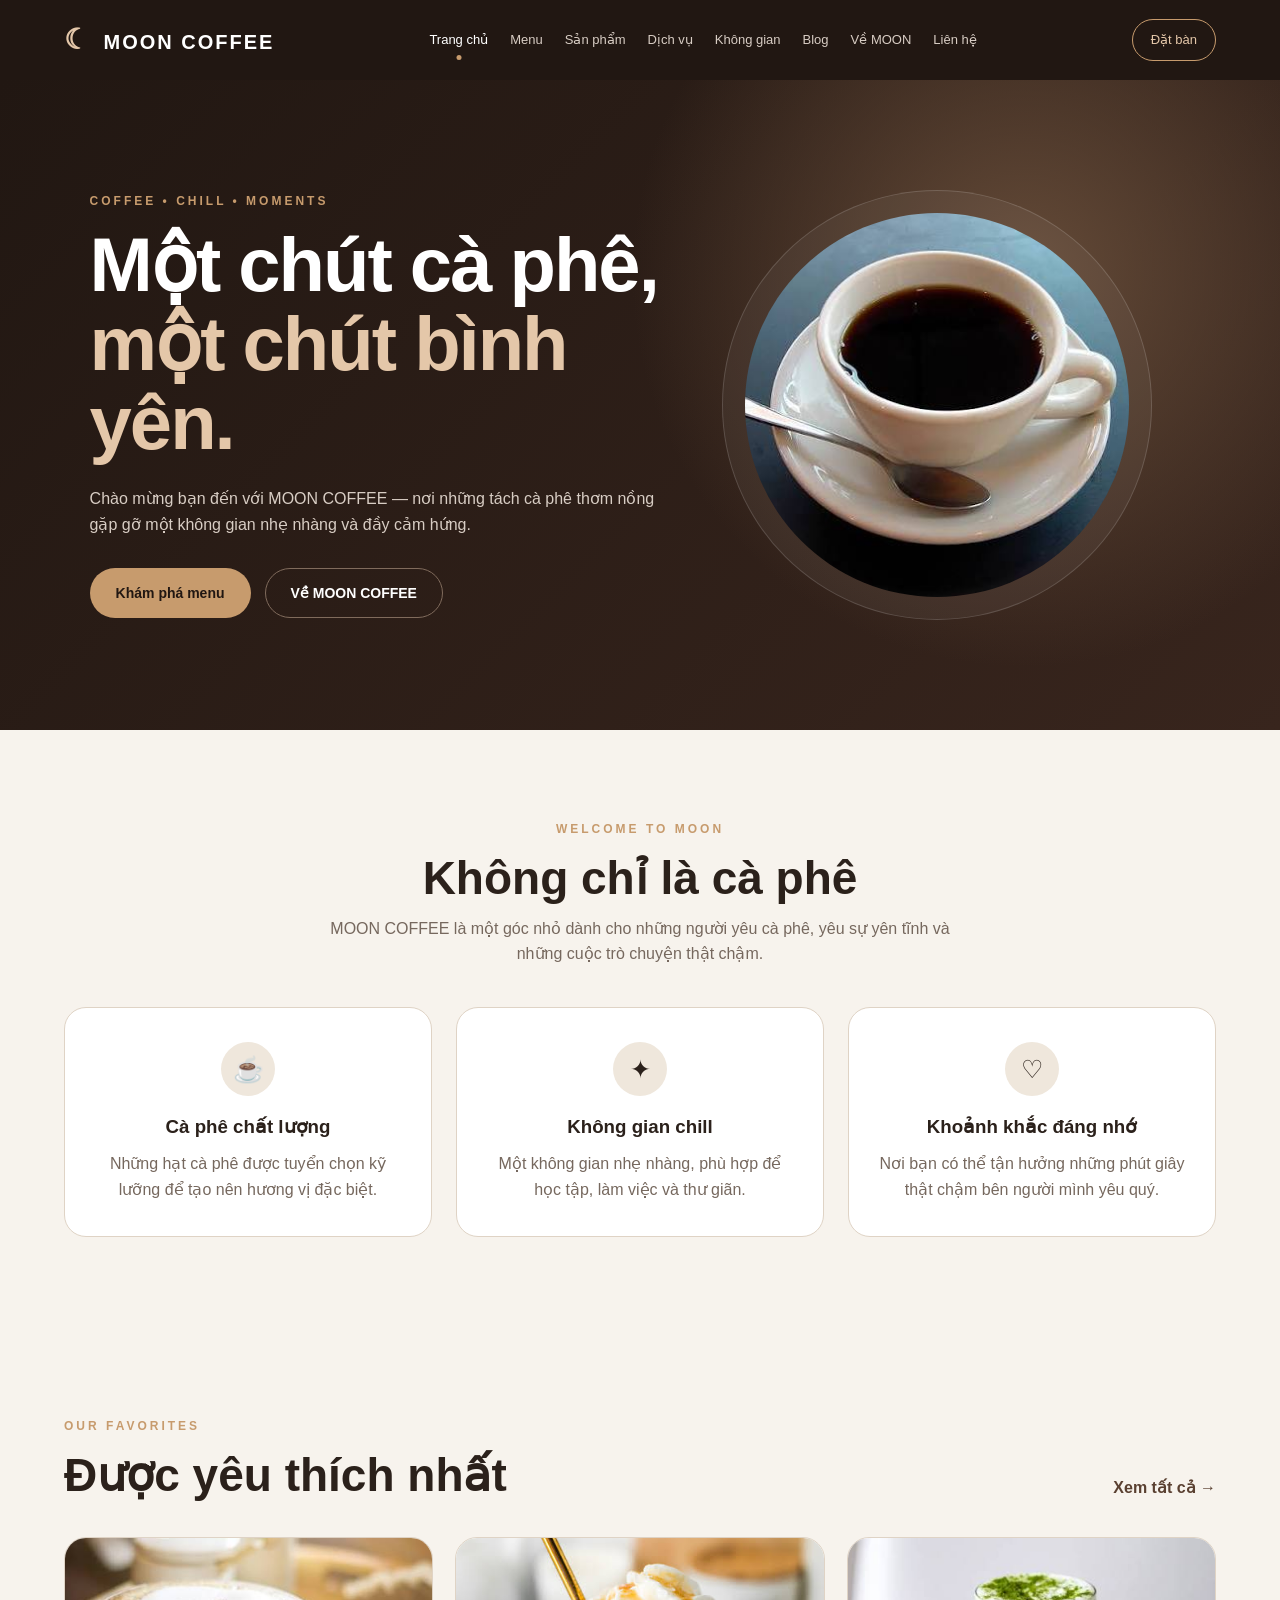
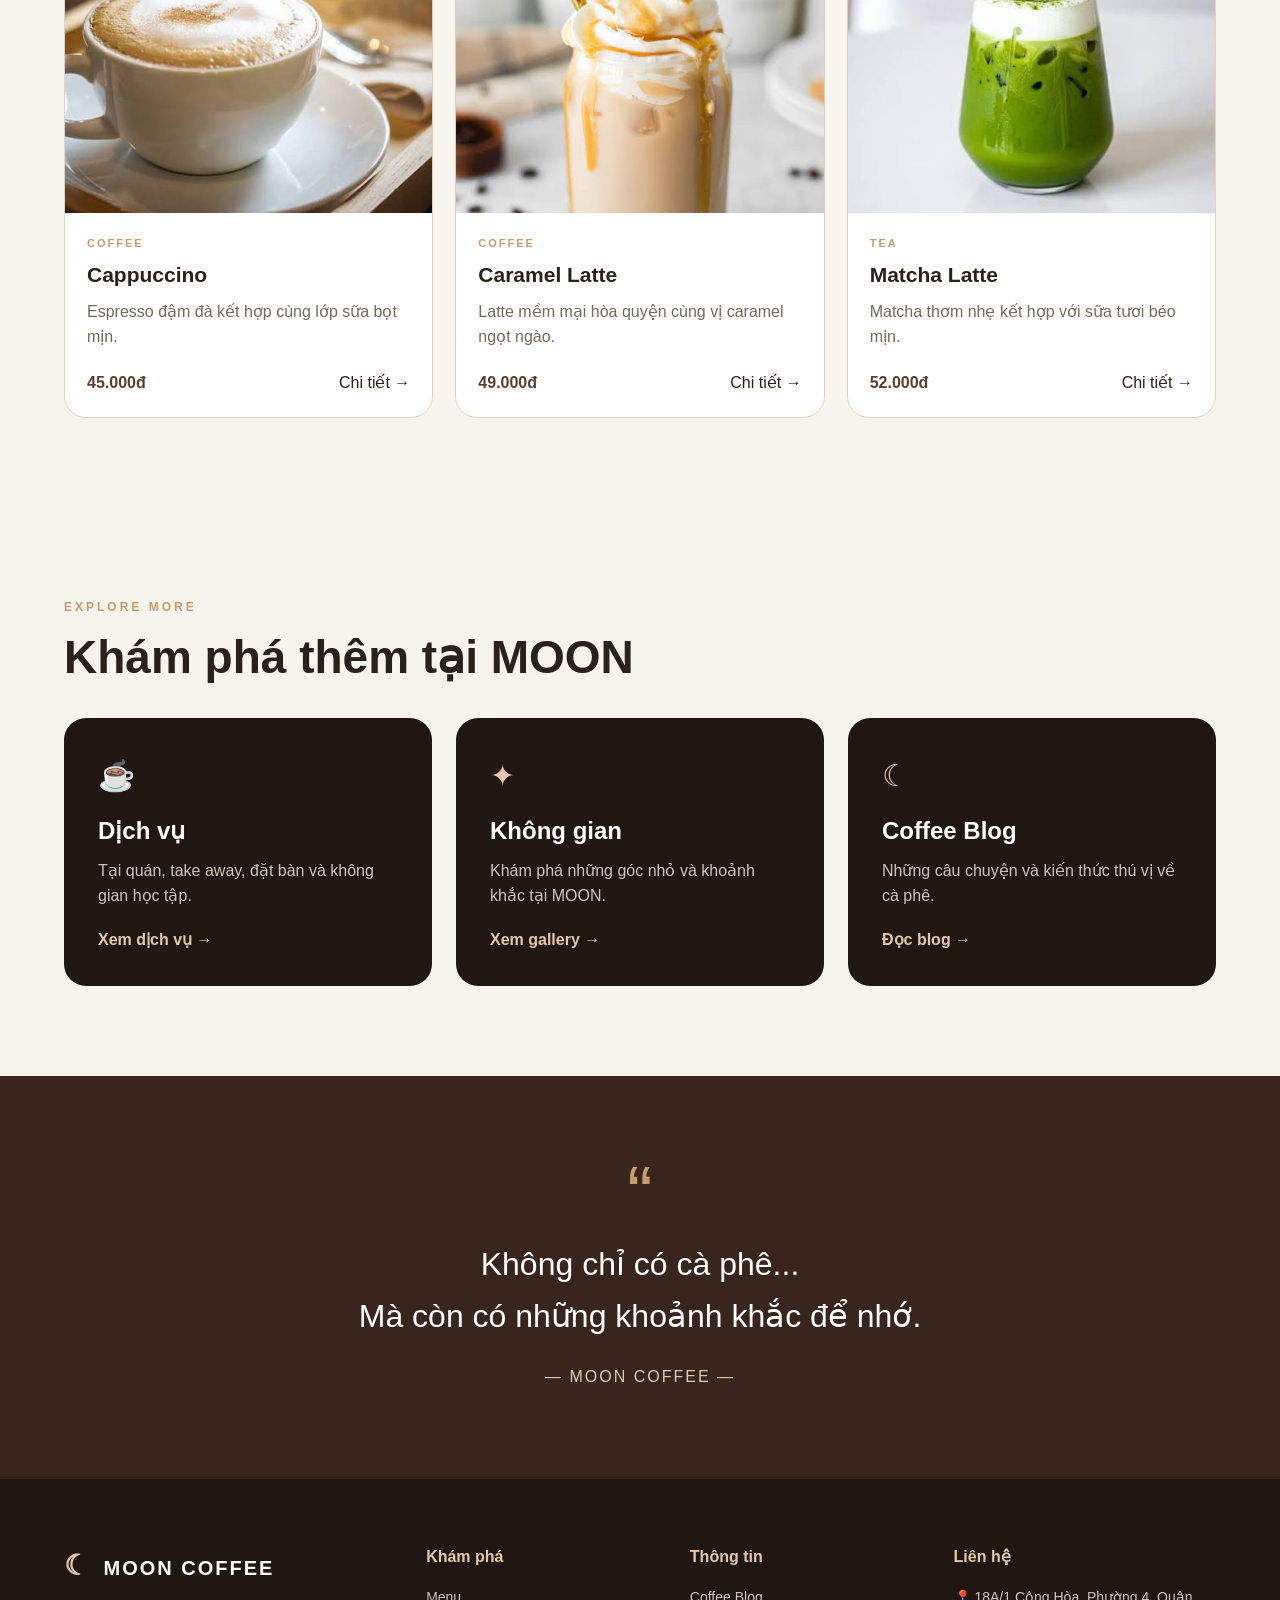
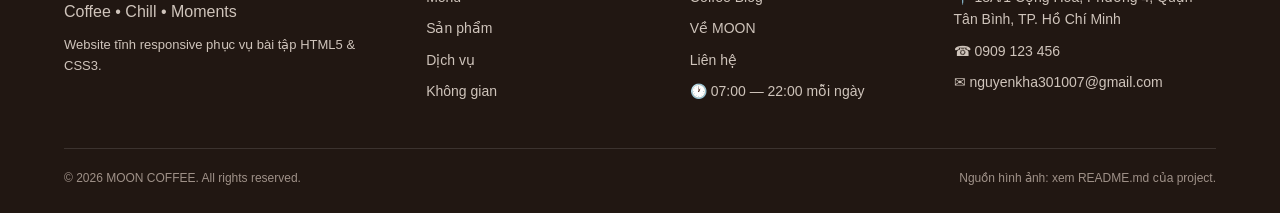
<file: index.html>
<!DOCTYPE html>
<html lang="vi">
<head>
    <meta charset="UTF-8">
    <meta name="viewport" content="width=device-width, initial-scale=1.0">
    <meta name="description" content="MOON COFFEE - quán cà phê, trà, bánh ngọt và không gian thư giãn.">
    <title>MOON COFFEE - Coffee & Chill</title>
    <link rel="stylesheet" href="css/style.css">
</head>
<body>
    <header class="header">
        <a class="logo" href="index.html" aria-label="MOON COFFEE - Trang chủ"><span>☾</span> MOON COFFEE</a>
        <nav class="navbar" aria-label="Điều hướng chính">
                <a href="index.html" class="active">Trang chủ</a>
                <a href="menu.html">Menu</a>
                <a href="product.html">Sản phẩm</a>
                <a href="services.html">Dịch vụ</a>
                <a href="gallery.html">Không gian</a>
                <a href="blog.html">Blog</a>
                <a href="about.html">Về MOON</a>
                <a href="contact.html">Liên hệ</a>
        </nav>
        <a href="contact.html#contact-form" class="header-btn">Đặt bàn</a>
    </header>
    <main>
        <section class="hero">
            <div class="hero-content">
                <p class="small-title">COFFEE • CHILL • MOMENTS</p>
                <h1>Một chút cà phê,<br><span>một chút bình yên.</span></h1>
                <p class="hero-description">Chào mừng bạn đến với MOON COFFEE — nơi những tách cà phê thơm nồng gặp gỡ một không gian nhẹ nhàng và đầy cảm hứng.</p>
                <div class="hero-buttons">
                    <a href="menu.html" class="btn primary-btn">Khám phá menu</a>
                    <a href="about.html" class="btn secondary-btn">Về MOON COFFEE</a>
                </div>
            </div>
            <div class="hero-image">
                <div class="coffee-circle"><img src="images/coffee.jpg" alt="Tách cà phê tại MOON COFFEE"></div>
            </div>
        </section>

        <section class="intro section-space">
            <p class="section-label">WELCOME TO MOON</p>
            <h2>Không chỉ là cà phê</h2>
            <p class="section-description">MOON COFFEE là một góc nhỏ dành cho những người yêu cà phê, yêu sự yên tĩnh và những cuộc trò chuyện thật chậm.</p>
            <div class="features">
                <article class="feature-card"><div class="feature-icon">☕</div><h3>Cà phê chất lượng</h3><p>Những hạt cà phê được tuyển chọn kỹ lưỡng để tạo nên hương vị đặc biệt.</p></article>
                <article class="feature-card"><div class="feature-icon">✦</div><h3>Không gian chill</h3><p>Một không gian nhẹ nhàng, phù hợp để học tập, làm việc và thư giãn.</p></article>
                <article class="feature-card"><div class="feature-icon">♡</div><h3>Khoảnh khắc đáng nhớ</h3><p>Nơi bạn có thể tận hưởng những phút giây thật chậm bên người mình yêu quý.</p></article>
            </div>
        </section>

        <section class="popular section-space">
            <div class="section-heading">
                <div><p class="section-label">OUR FAVORITES</p><h2>Được yêu thích nhất</h2></div>
                <a href="menu.html" class="view-all">Xem tất cả →</a>
            </div>
            <div class="product-grid home-products">
                <article class="product-card">
                    <div class="product-image"><img src="images/Cappuccino.jpg" alt="Cappuccino"></div>
                    <div class="product-info"><p class="product-category">COFFEE</p><h3>Cappuccino</h3><p>Espresso đậm đà kết hợp cùng lớp sữa bọt mịn.</p><div class="product-bottom"><strong>45.000đ</strong><a href="product.html#cappuccino">Chi tiết →</a></div></div>
                </article>
                <article class="product-card">
                    <div class="product-image"><img src="images/Caramel latte.jpg" alt="Caramel Latte"></div>
                    <div class="product-info"><p class="product-category">COFFEE</p><h3>Caramel Latte</h3><p>Latte mềm mại hòa quyện cùng vị caramel ngọt ngào.</p><div class="product-bottom"><strong>49.000đ</strong><a href="product.html#caramel-latte">Chi tiết →</a></div></div>
                </article>
                <article class="product-card">
                    <div class="product-image"><img src="images/matcha.jpg" alt="Matcha Latte"></div>
                    <div class="product-info"><p class="product-category">TEA</p><h3>Matcha Latte</h3><p>Matcha thơm nhẹ kết hợp với sữa tươi béo mịn.</p><div class="product-bottom"><strong>52.000đ</strong><a href="product.html#matcha-latte">Chi tiết →</a></div></div>
                </article>
            </div>
        </section>

        <section class="explore section-space">
            <div class="section-heading"><div><p class="section-label">EXPLORE MORE</p><h2>Khám phá thêm tại MOON</h2></div></div>
            <div class="explore-grid">
                <a class="explore-card" href="services.html"><span>☕</span><h3>Dịch vụ</h3><p>Tại quán, take away, đặt bàn và không gian học tập.</p><strong>Xem dịch vụ →</strong></a>
                <a class="explore-card" href="gallery.html"><span>✦</span><h3>Không gian</h3><p>Khám phá những góc nhỏ và khoảnh khắc tại MOON.</p><strong>Xem gallery →</strong></a>
                <a class="explore-card" href="blog.html"><span>☾</span><h3>Coffee Blog</h3><p>Những câu chuyện và kiến thức thú vị về cà phê.</p><strong>Đọc blog →</strong></a>
            </div>
        </section>

        <section class="quote-section"><div class="quote"><span class="quote-mark">“</span><p>Không chỉ có cà phê...</p><p>Mà còn có những khoảnh khắc để nhớ.</p><span class="quote-author">— MOON COFFEE —</span></div></section>
    </main>
    <footer class="footer">
        <div class="footer-content">
            <div class="footer-brand">
                <a class="logo" href="index.html"><span>☾</span> MOON COFFEE</a>
                <p>Coffee • Chill • Moments</p>
                <p class="footer-note">Website tĩnh responsive phục vụ bài tập HTML5 & CSS3.</p>
            </div>
            <div class="footer-column">
                <h4>Khám phá</h4>
                <a href="menu.html">Menu</a>
                <a href="product.html">Sản phẩm</a>
                <a href="services.html">Dịch vụ</a>
                <a href="gallery.html">Không gian</a>
            </div>
            <div class="footer-column">
                <h4>Thông tin</h4>
                <a href="blog.html">Coffee Blog</a>
                <a href="about.html">Về MOON</a>
                <a href="contact.html">Liên hệ</a>
                <span>🕐 07:00 — 22:00 mỗi ngày</span>
            </div>
            <div class="footer-column">
                <h4>Liên hệ</h4>
                <p>📍 18A/1 Cộng Hòa, Phường 4, Quận Tân Bình, TP. Hồ Chí Minh</p>
                <p>☎ 0909 123 456</p>
                <p>✉ nguyenkha301007@gmail.com</p>
            </div>
        </div>
        <div class="copyright">
            <span>© 2026 MOON COFFEE. All rights reserved.</span>
            <span>Nguồn hình ảnh: xem README.md của project.</span>
        </div>
    </footer>
</body>
</html>
</file>
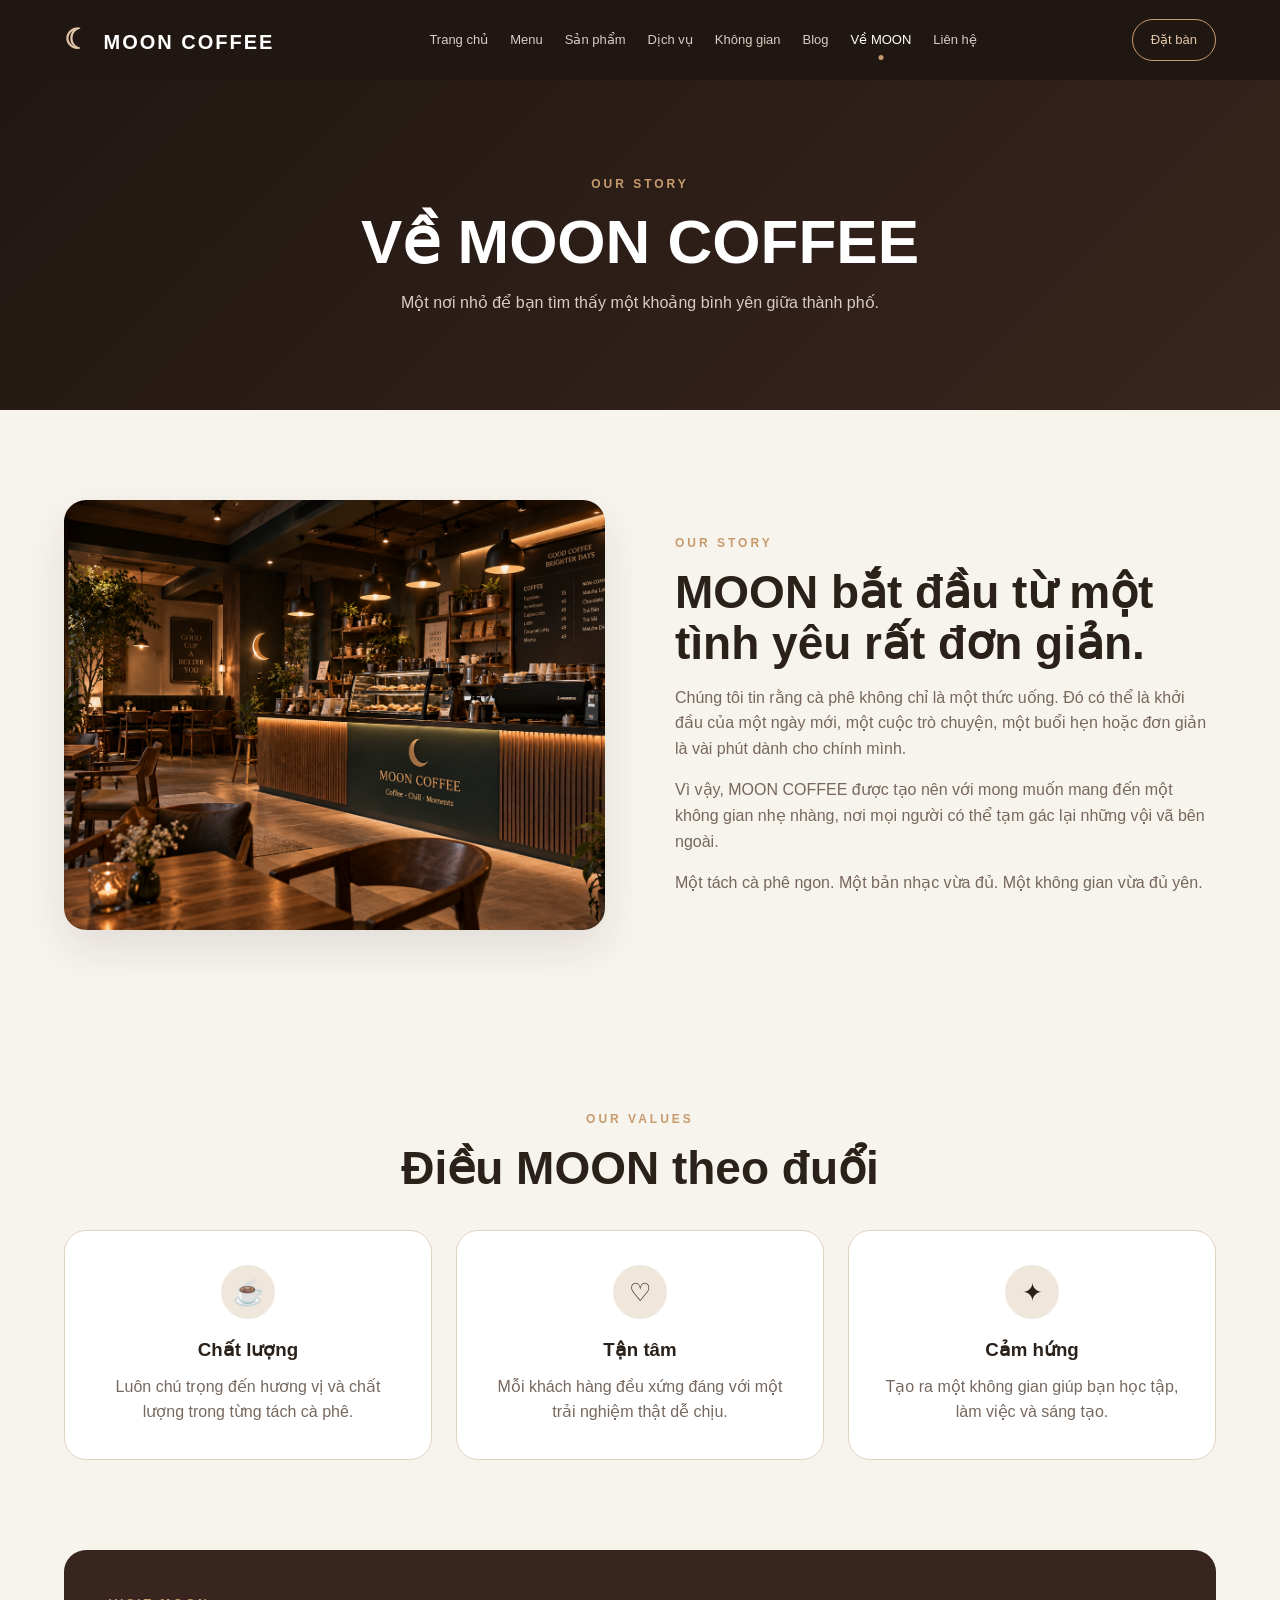
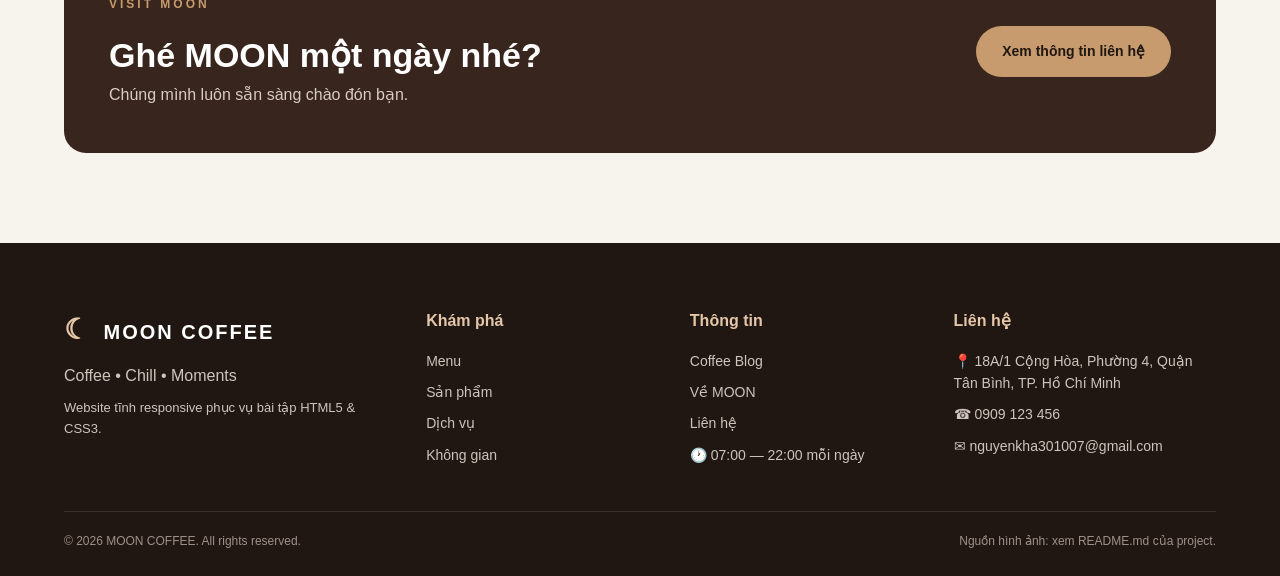
<file: about.html>
<!DOCTYPE html>
<html lang="vi">
<head>
    <meta charset="UTF-8">
    <meta name="viewport" content="width=device-width, initial-scale=1.0">
    <meta name="description" content="Câu chuyện và giá trị của MOON COFFEE.">
    <title>Về chúng tôi - MOON COFFEE</title>
    <link rel="stylesheet" href="css/style.css">
</head>
<body>
    <header class="header">
        <a class="logo" href="index.html" aria-label="MOON COFFEE - Trang chủ"><span>☾</span> MOON COFFEE</a>
        <nav class="navbar" aria-label="Điều hướng chính">
                <a href="index.html">Trang chủ</a>
                <a href="menu.html">Menu</a>
                <a href="product.html">Sản phẩm</a>
                <a href="services.html">Dịch vụ</a>
                <a href="gallery.html">Không gian</a>
                <a href="blog.html">Blog</a>
                <a href="about.html" class="active">Về MOON</a>
                <a href="contact.html">Liên hệ</a>
        </nav>
        <a href="contact.html#contact-form" class="header-btn">Đặt bàn</a>
    </header>
    <main>
        <section class="page-banner"><p class="section-label">OUR STORY</p><h1>Về MOON COFFEE</h1><p>Một nơi nhỏ để bạn tìm thấy một khoảng bình yên giữa thành phố.</p></section>
        <section class="about-section">
            <div class="about-image"><img src="images/shop.png" alt="Không gian MOON COFFEE"></div>
            <div class="about-content"><p class="section-label">OUR STORY</p><h2>MOON bắt đầu từ một tình yêu rất đơn giản.</h2><p>Chúng tôi tin rằng cà phê không chỉ là một thức uống. Đó có thể là khởi đầu của một ngày mới, một cuộc trò chuyện, một buổi hẹn hoặc đơn giản là vài phút dành cho chính mình.</p><p>Vì vậy, MOON COFFEE được tạo nên với mong muốn mang đến một không gian nhẹ nhàng, nơi mọi người có thể tạm gác lại những vội vã bên ngoài.</p><p>Một tách cà phê ngon. Một bản nhạc vừa đủ. Một không gian vừa đủ yên.</p></div>
        </section>
        <section class="values-section section-space"><div class="section-heading centered"><div><p class="section-label">OUR VALUES</p><h2>Điều MOON theo đuổi</h2></div></div><div class="features"><article class="feature-card"><div class="feature-icon">☕</div><h3>Chất lượng</h3><p>Luôn chú trọng đến hương vị và chất lượng trong từng tách cà phê.</p></article><article class="feature-card"><div class="feature-icon">♡</div><h3>Tận tâm</h3><p>Mỗi khách hàng đều xứng đáng với một trải nghiệm thật dễ chịu.</p></article><article class="feature-card"><div class="feature-icon">✦</div><h3>Cảm hứng</h3><p>Tạo ra một không gian giúp bạn học tập, làm việc và sáng tạo.</p></article></div></section>
        <section class="about-cta"><div><p class="section-label">VISIT MOON</p><h2>Ghé MOON một ngày nhé?</h2><p>Chúng mình luôn sẵn sàng chào đón bạn.</p></div><a class="btn primary-btn" href="contact.html">Xem thông tin liên hệ</a></section>
    </main>
    <footer class="footer">
        <div class="footer-content">
            <div class="footer-brand">
                <a class="logo" href="index.html"><span>☾</span> MOON COFFEE</a>
                <p>Coffee • Chill • Moments</p>
                <p class="footer-note">Website tĩnh responsive phục vụ bài tập HTML5 & CSS3.</p>
            </div>
            <div class="footer-column">
                <h4>Khám phá</h4>
                <a href="menu.html">Menu</a>
                <a href="product.html">Sản phẩm</a>
                <a href="services.html">Dịch vụ</a>
                <a href="gallery.html">Không gian</a>
            </div>
            <div class="footer-column">
                <h4>Thông tin</h4>
                <a href="blog.html">Coffee Blog</a>
                <a href="about.html">Về MOON</a>
                <a href="contact.html">Liên hệ</a>
                <span>🕐 07:00 — 22:00 mỗi ngày</span>
            </div>
            <div class="footer-column">
                <h4>Liên hệ</h4>
                <p>📍 18A/1 Cộng Hòa, Phường 4, Quận Tân Bình, TP. Hồ Chí Minh</p>
                <p>☎ 0909 123 456</p>
                <p>✉ nguyenkha301007@gmail.com</p>
            </div>
        </div>
        <div class="copyright">
            <span>© 2026 MOON COFFEE. All rights reserved.</span>
            <span>Nguồn hình ảnh: xem README.md của project.</span>
        </div>
    </footer>
</body>
</html>
</file>
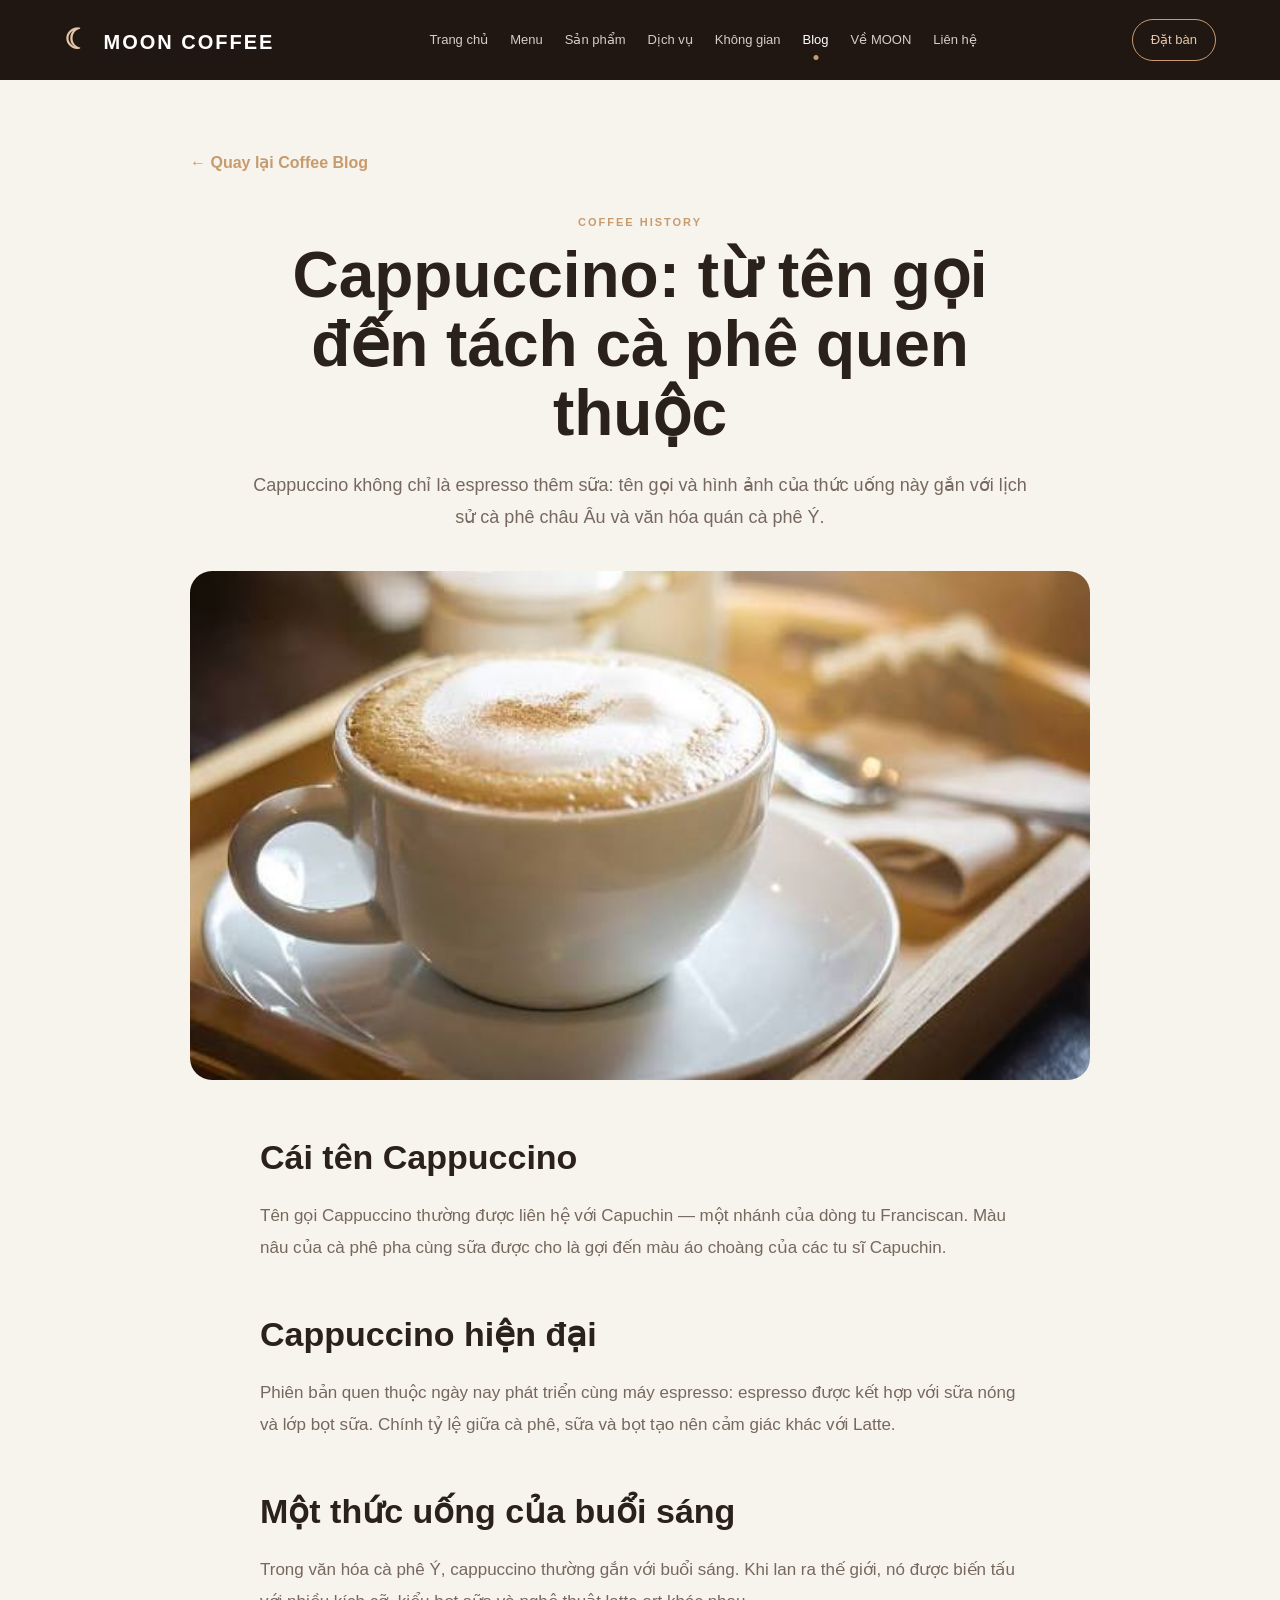
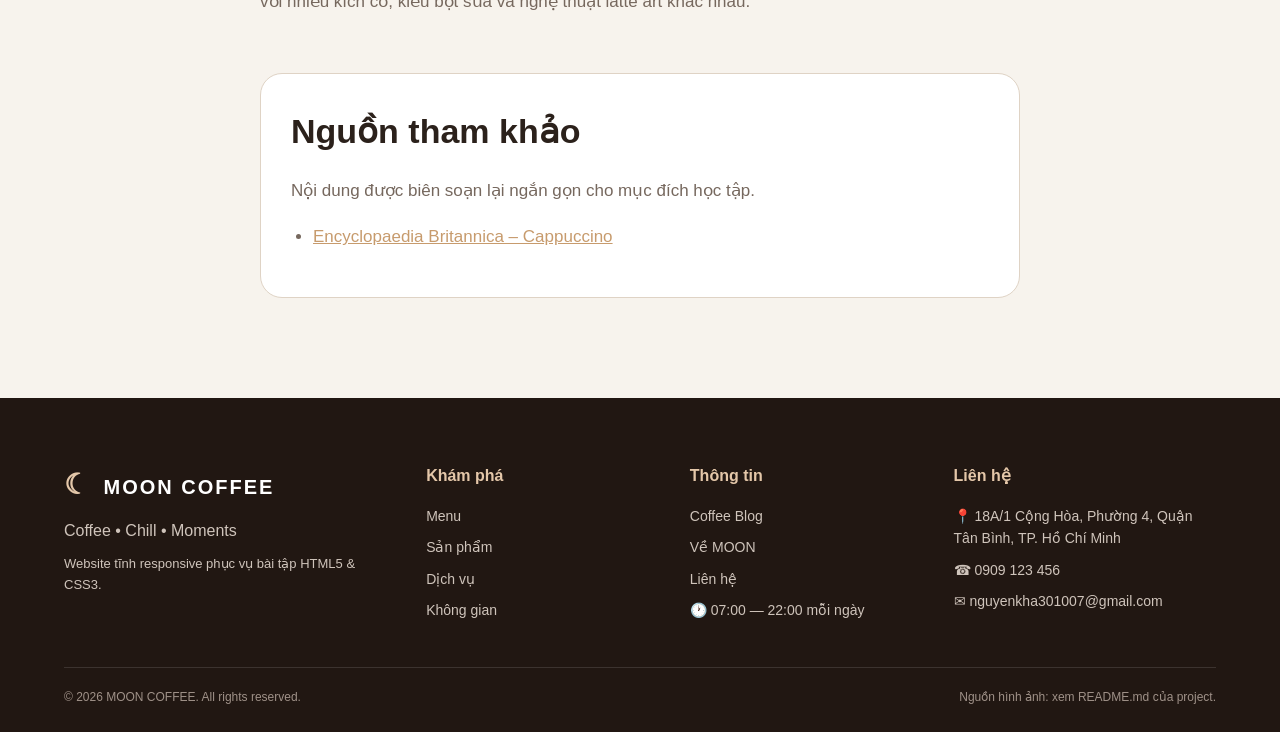
<file: blog-cappuccino.html>
<!DOCTYPE html>
<html lang="vi">
<head>
<meta charset="UTF-8"><meta name="viewport" content="width=device-width, initial-scale=1.0">
<meta name="description" content="Cappuccino không chỉ là espresso thêm sữa: tên gọi và hình ảnh của thức uống này gắn với lịch sử cà phê châu Âu và văn hóa quán cà phê Ý."><title>Cappuccino: từ tên gọi đến tách cà phê quen thuộc - MOON COFFEE</title><link rel="stylesheet" href="css/style.css">
</head>
<body>
    <header class="header">
        <a class="logo" href="index.html" aria-label="MOON COFFEE - Trang chủ"><span>☾</span> MOON COFFEE</a>
        <nav class="navbar" aria-label="Điều hướng chính">
            <a href="index.html">Trang chủ</a><a href="menu.html">Menu</a><a href="product.html">Sản phẩm</a><a href="services.html">Dịch vụ</a><a href="gallery.html">Không gian</a><a href="blog.html" class="active">Blog</a><a href="about.html">Về MOON</a><a href="contact.html">Liên hệ</a>
        </nav>
        <a href="contact.html#contact-form" class="header-btn">Đặt bàn</a>
    </header>
<main>
<article class="article-page">
<a class="back-link" href="blog.html">← Quay lại Coffee Blog</a>
<header class="article-hero"><p class="product-category">COFFEE HISTORY</p><h1>Cappuccino: từ tên gọi đến tách cà phê quen thuộc</h1><p class="article-lead">Cappuccino không chỉ là espresso thêm sữa: tên gọi và hình ảnh của thức uống này gắn với lịch sử cà phê châu Âu và văn hóa quán cà phê Ý.</p></header>
<figure class="article-cover"><img src="images/Cappuccino.jpg" alt="Cappuccino: từ tên gọi đến tách cà phê quen thuộc"></figure>
<div class="article-content"><section class="article-section"><h2>Cái tên Cappuccino</h2><p>Tên gọi Cappuccino thường được liên hệ với Capuchin — một nhánh của dòng tu Franciscan. Màu nâu của cà phê pha cùng sữa được cho là gợi đến màu áo choàng của các tu sĩ Capuchin.</p></section>
<section class="article-section"><h2>Cappuccino hiện đại</h2><p>Phiên bản quen thuộc ngày nay phát triển cùng máy espresso: espresso được kết hợp với sữa nóng và lớp bọt sữa. Chính tỷ lệ giữa cà phê, sữa và bọt tạo nên cảm giác khác với Latte.</p></section>
<section class="article-section"><h2>Một thức uống của buổi sáng</h2><p>Trong văn hóa cà phê Ý, cappuccino thường gắn với buổi sáng. Khi lan ra thế giới, nó được biến tấu với nhiều kích cỡ, kiểu bọt sữa và nghệ thuật latte art khác nhau.</p></section>
<section class="article-sources"><h2>Nguồn tham khảo</h2><p>Nội dung được biên soạn lại ngắn gọn cho mục đích học tập.</p><ul><li><a href="https://www.britannica.com/topic/cappuccino" target="_blank" rel="noopener noreferrer">Encyclopaedia Britannica – Cappuccino</a></li></ul></section>
</div>
</article>
</main>
    <footer class="footer">
        <div class="footer-content">
            <div class="footer-brand"><a class="logo" href="index.html"><span>☾</span> MOON COFFEE</a><p>Coffee • Chill • Moments</p><p class="footer-note">Website tĩnh responsive phục vụ bài tập HTML5 & CSS3.</p></div>
            <div class="footer-column"><h4>Khám phá</h4><a href="menu.html">Menu</a><a href="product.html">Sản phẩm</a><a href="services.html">Dịch vụ</a><a href="gallery.html">Không gian</a></div>
            <div class="footer-column"><h4>Thông tin</h4><a href="blog.html">Coffee Blog</a><a href="about.html">Về MOON</a><a href="contact.html">Liên hệ</a><span>🕐 07:00 — 22:00 mỗi ngày</span></div>
            <div class="footer-column"><h4>Liên hệ</h4><p>📍 18A/1 Cộng Hòa, Phường 4, Quận Tân Bình, TP. Hồ Chí Minh</p><p>☎ 0909 123 456</p><p>✉ nguyenkha301007@gmail.com</p></div>
        </div>
        <div class="copyright"><span>© 2026 MOON COFFEE. All rights reserved.</span><span>Nguồn hình ảnh: xem README.md của project.</span></div>
    </footer>
</body></html>
</file>
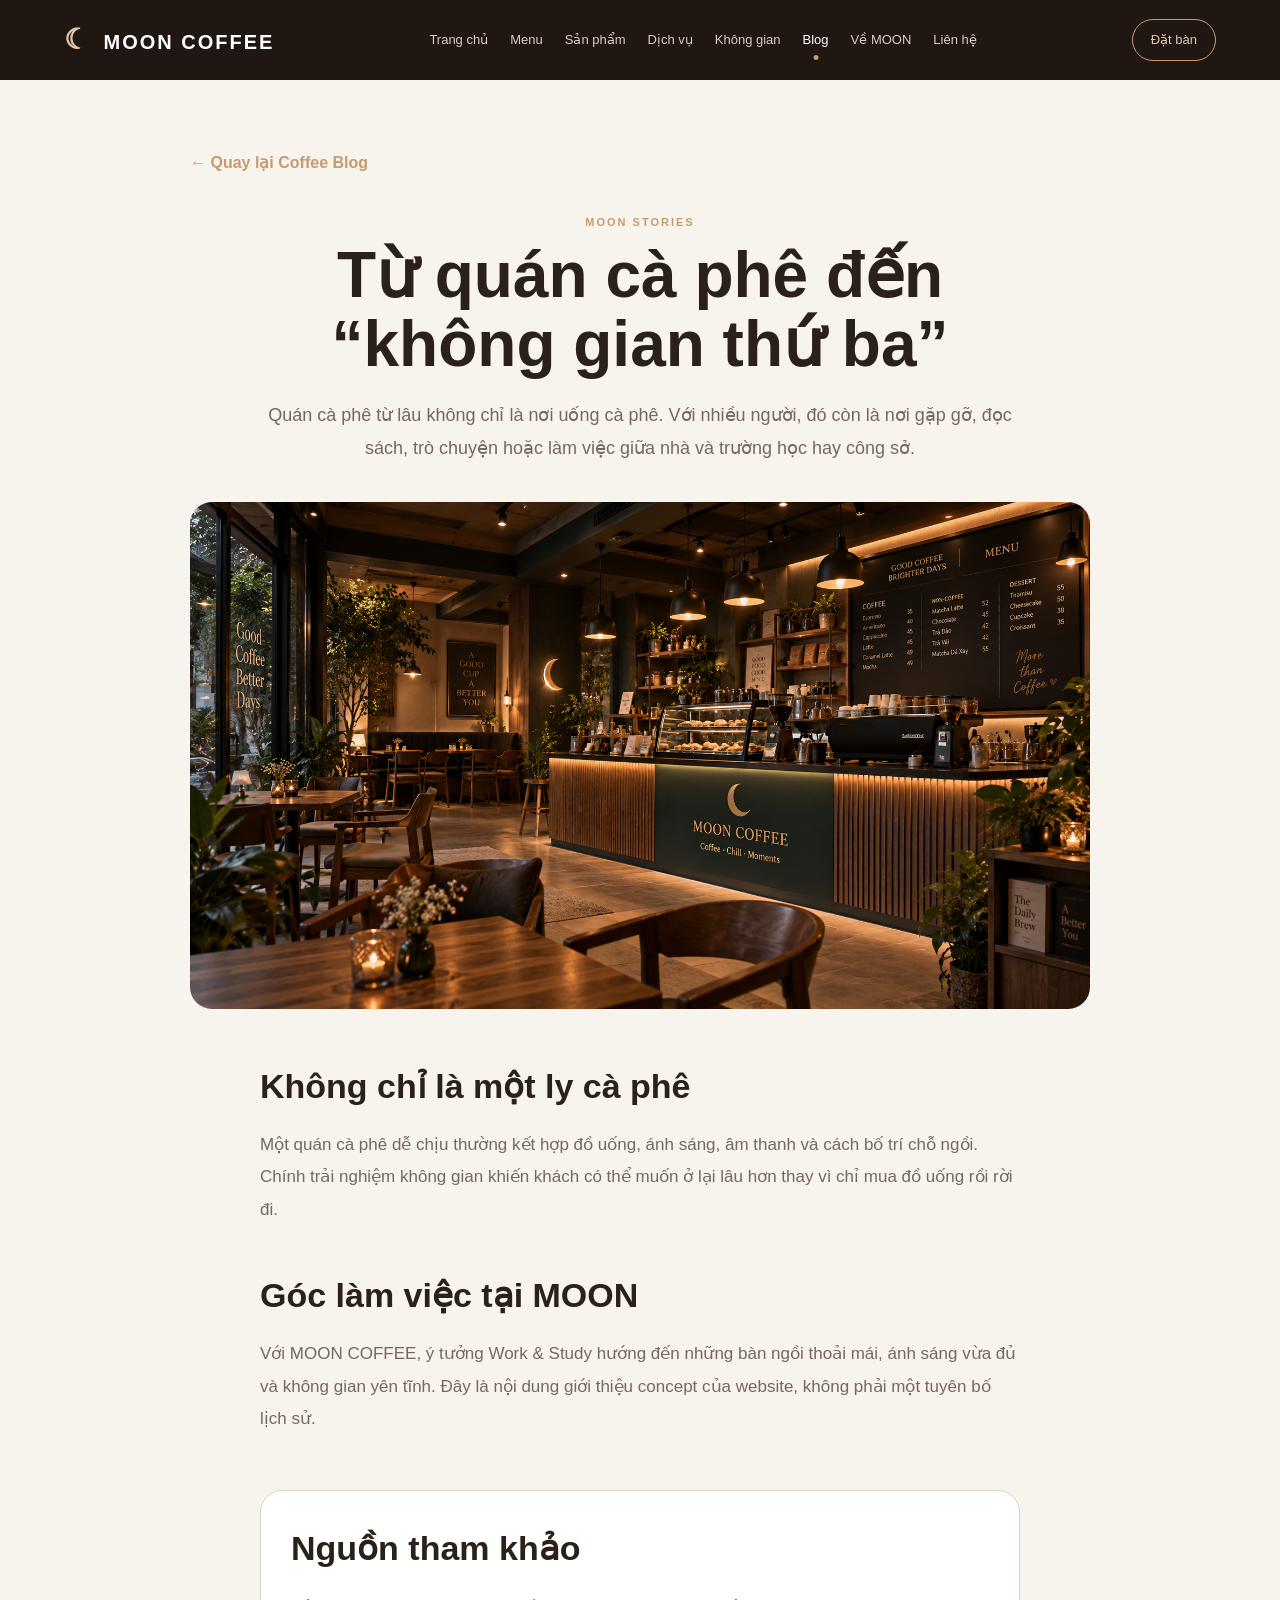
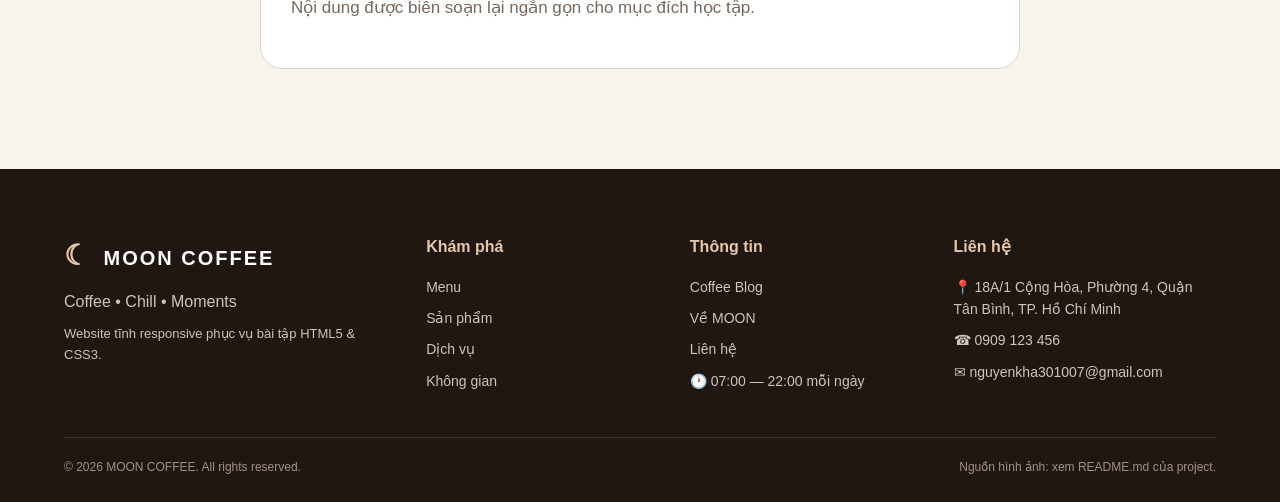
<file: blog-coffeehouse.html>
<!DOCTYPE html>
<html lang="vi">
<head>
<meta charset="UTF-8"><meta name="viewport" content="width=device-width, initial-scale=1.0">
<meta name="description" content="Quán cà phê từ lâu không chỉ là nơi uống cà phê. Với nhiều người, đó còn là nơi gặp gỡ, đọc sách, trò chuyện hoặc làm việc giữa nhà và trường học hay công sở."><title>Từ quán cà phê đến “không gian thứ ba” - MOON COFFEE</title><link rel="stylesheet" href="css/style.css">
</head>
<body>
    <header class="header">
        <a class="logo" href="index.html" aria-label="MOON COFFEE - Trang chủ"><span>☾</span> MOON COFFEE</a>
        <nav class="navbar" aria-label="Điều hướng chính">
            <a href="index.html">Trang chủ</a><a href="menu.html">Menu</a><a href="product.html">Sản phẩm</a><a href="services.html">Dịch vụ</a><a href="gallery.html">Không gian</a><a href="blog.html" class="active">Blog</a><a href="about.html">Về MOON</a><a href="contact.html">Liên hệ</a>
        </nav>
        <a href="contact.html#contact-form" class="header-btn">Đặt bàn</a>
    </header>
<main>
<article class="article-page">
<a class="back-link" href="blog.html">← Quay lại Coffee Blog</a>
<header class="article-hero"><p class="product-category">MOON STORIES</p><h1>Từ quán cà phê đến “không gian thứ ba”</h1><p class="article-lead">Quán cà phê từ lâu không chỉ là nơi uống cà phê. Với nhiều người, đó còn là nơi gặp gỡ, đọc sách, trò chuyện hoặc làm việc giữa nhà và trường học hay công sở.</p></header>
<figure class="article-cover"><img src="images/shop.png" alt="Từ quán cà phê đến “không gian thứ ba”"></figure>
<div class="article-content"><section class="article-section"><h2>Không chỉ là một ly cà phê</h2><p>Một quán cà phê dễ chịu thường kết hợp đồ uống, ánh sáng, âm thanh và cách bố trí chỗ ngồi. Chính trải nghiệm không gian khiến khách có thể muốn ở lại lâu hơn thay vì chỉ mua đồ uống rồi rời đi.</p></section>
<section class="article-section"><h2>Góc làm việc tại MOON</h2><p>Với MOON COFFEE, ý tưởng Work & Study hướng đến những bàn ngồi thoải mái, ánh sáng vừa đủ và không gian yên tĩnh. Đây là nội dung giới thiệu concept của website, không phải một tuyên bố lịch sử.</p></section>
<section class="article-sources"><h2>Nguồn tham khảo</h2><p>Nội dung được biên soạn lại ngắn gọn cho mục đích học tập.</p><ul></ul></section>
</div>
</article>
</main>
    <footer class="footer">
        <div class="footer-content">
            <div class="footer-brand"><a class="logo" href="index.html"><span>☾</span> MOON COFFEE</a><p>Coffee • Chill • Moments</p><p class="footer-note">Website tĩnh responsive phục vụ bài tập HTML5 & CSS3.</p></div>
            <div class="footer-column"><h4>Khám phá</h4><a href="menu.html">Menu</a><a href="product.html">Sản phẩm</a><a href="services.html">Dịch vụ</a><a href="gallery.html">Không gian</a></div>
            <div class="footer-column"><h4>Thông tin</h4><a href="blog.html">Coffee Blog</a><a href="about.html">Về MOON</a><a href="contact.html">Liên hệ</a><span>🕐 07:00 — 22:00 mỗi ngày</span></div>
            <div class="footer-column"><h4>Liên hệ</h4><p>📍 18A/1 Cộng Hòa, Phường 4, Quận Tân Bình, TP. Hồ Chí Minh</p><p>☎ 0909 123 456</p><p>✉ nguyenkha301007@gmail.com</p></div>
        </div>
        <div class="copyright"><span>© 2026 MOON COFFEE. All rights reserved.</span><span>Nguồn hình ảnh: xem README.md của project.</span></div>
    </footer>
</body></html>
</file>
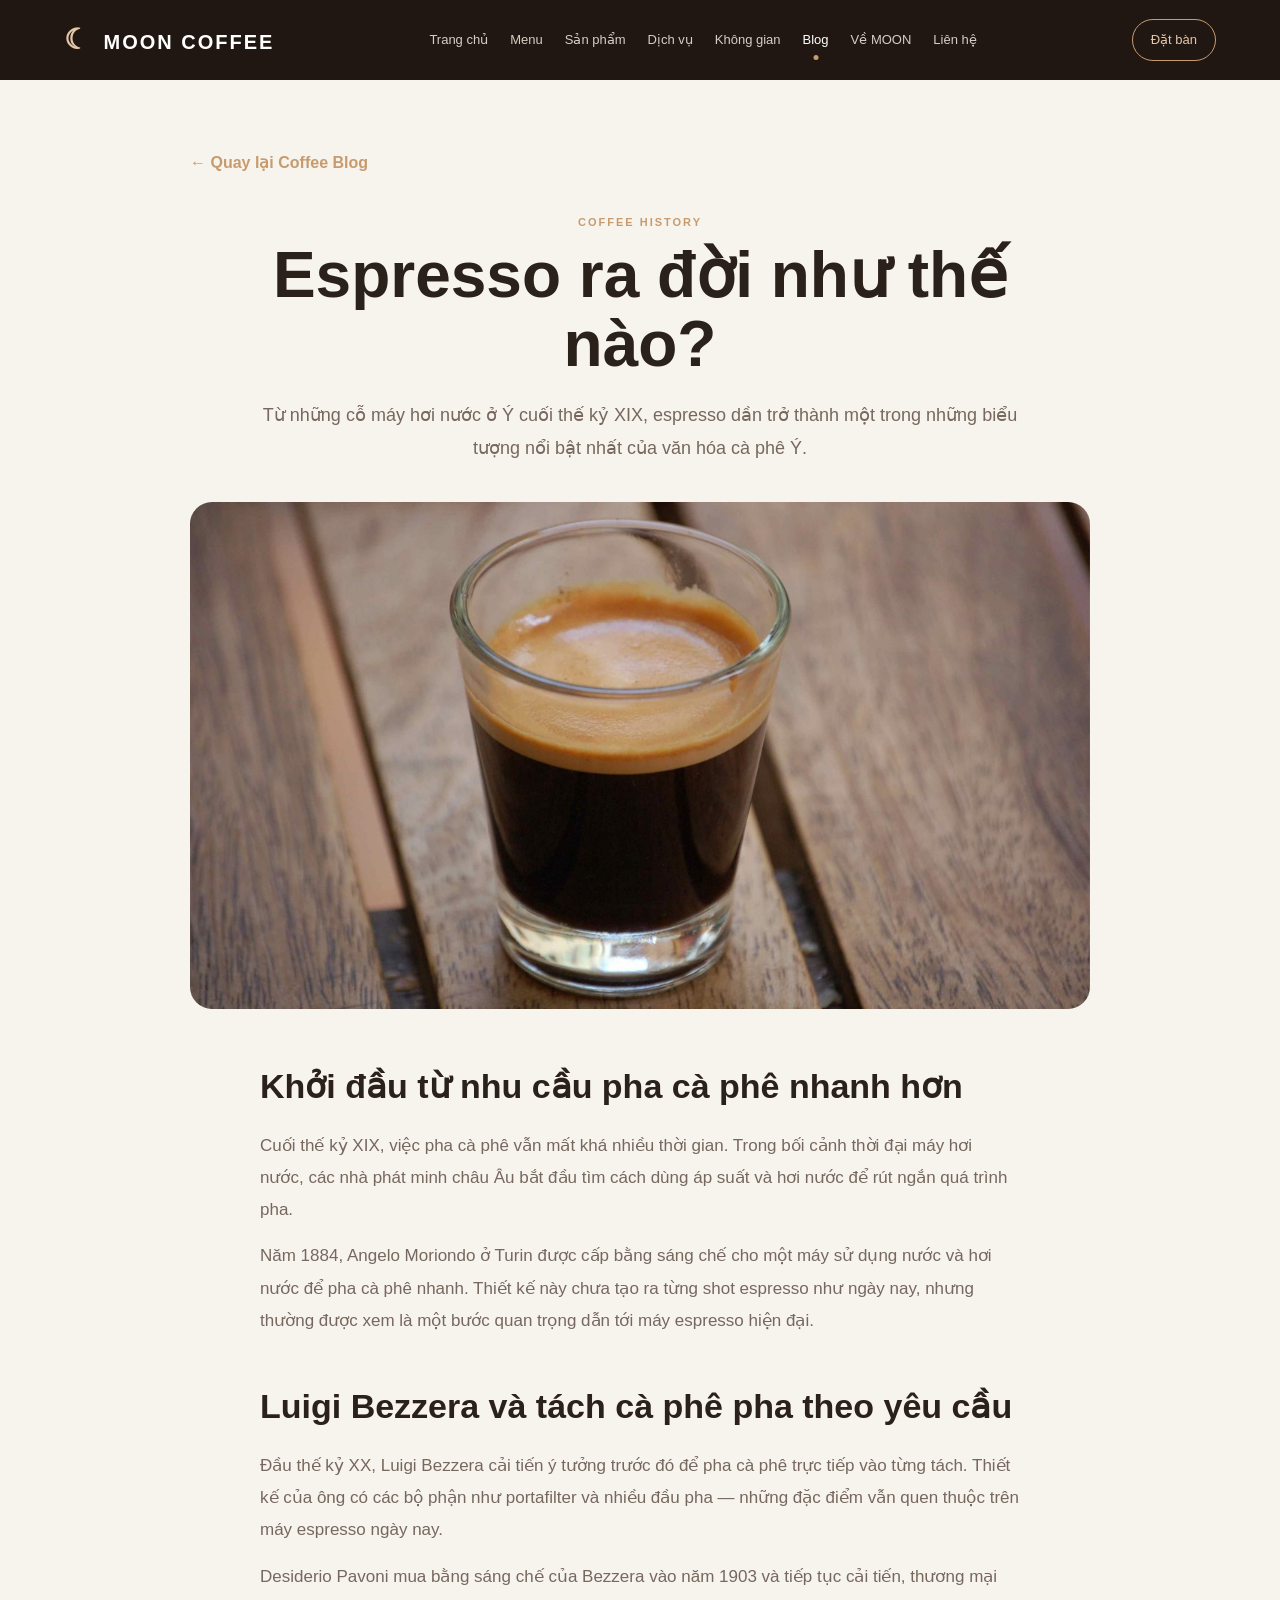
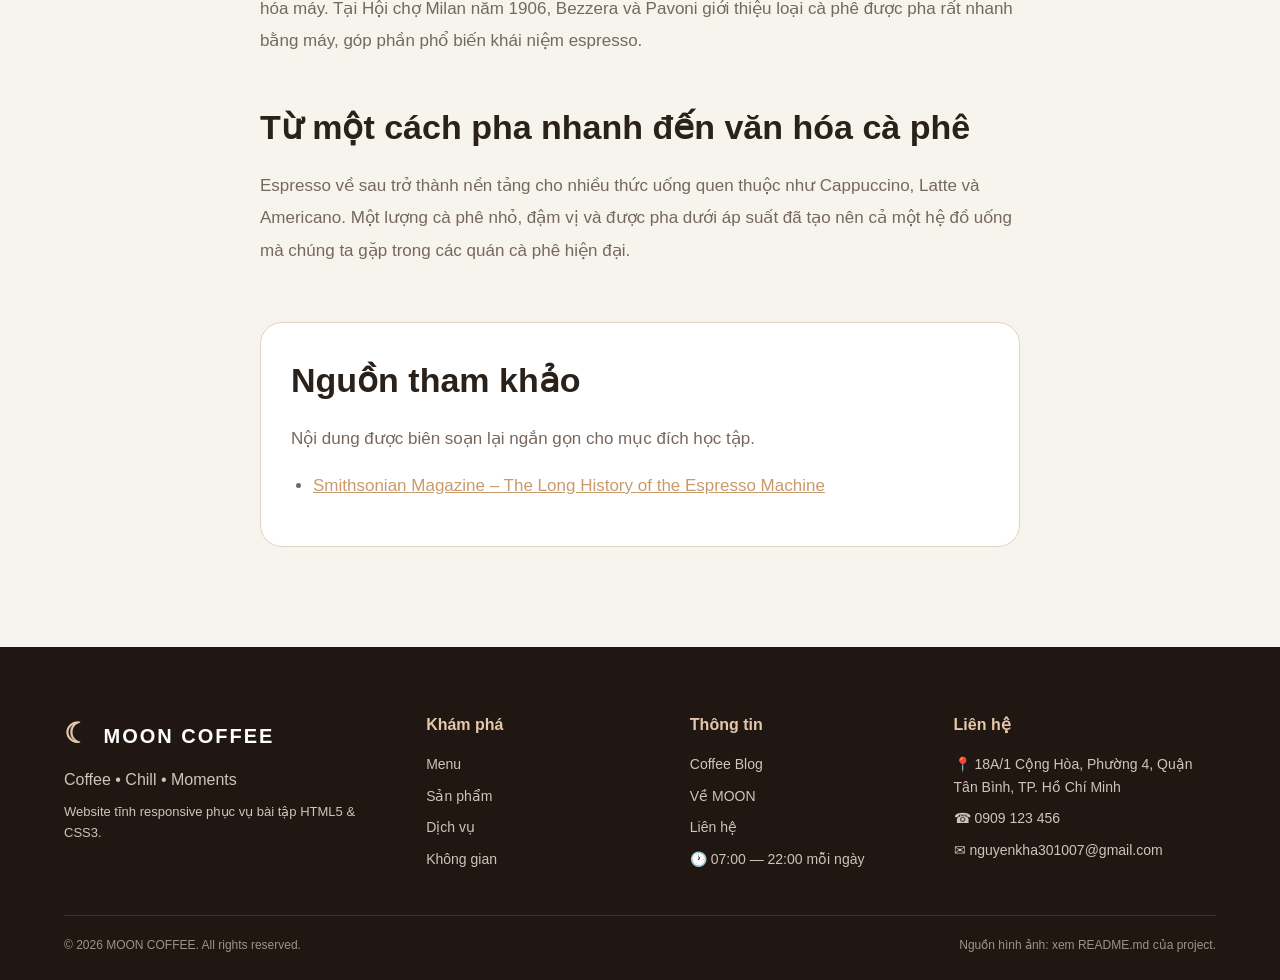
<file: blog-espresso.html>
<!DOCTYPE html>
<html lang="vi">
<head>
<meta charset="UTF-8"><meta name="viewport" content="width=device-width, initial-scale=1.0">
<meta name="description" content="Từ những cỗ máy hơi nước ở Ý cuối thế kỷ XIX, espresso dần trở thành một trong những biểu tượng nổi bật nhất của văn hóa cà phê Ý."><title>Espresso ra đời như thế nào? - MOON COFFEE</title><link rel="stylesheet" href="css/style.css">
</head>
<body>
    <header class="header">
        <a class="logo" href="index.html" aria-label="MOON COFFEE - Trang chủ"><span>☾</span> MOON COFFEE</a>
        <nav class="navbar" aria-label="Điều hướng chính">
            <a href="index.html">Trang chủ</a><a href="menu.html">Menu</a><a href="product.html">Sản phẩm</a><a href="services.html">Dịch vụ</a><a href="gallery.html">Không gian</a><a href="blog.html" class="active">Blog</a><a href="about.html">Về MOON</a><a href="contact.html">Liên hệ</a>
        </nav>
        <a href="contact.html#contact-form" class="header-btn">Đặt bàn</a>
    </header>
<main>
<article class="article-page">
<a class="back-link" href="blog.html">← Quay lại Coffee Blog</a>
<header class="article-hero"><p class="product-category">COFFEE HISTORY</p><h1>Espresso ra đời như thế nào?</h1><p class="article-lead">Từ những cỗ máy hơi nước ở Ý cuối thế kỷ XIX, espresso dần trở thành một trong những biểu tượng nổi bật nhất của văn hóa cà phê Ý.</p></header>
<figure class="article-cover"><img src="images/espresso.jpg" alt="Espresso ra đời như thế nào?"></figure>
<div class="article-content"><section class="article-section"><h2>Khởi đầu từ nhu cầu pha cà phê nhanh hơn</h2><p>Cuối thế kỷ XIX, việc pha cà phê vẫn mất khá nhiều thời gian. Trong bối cảnh thời đại máy hơi nước, các nhà phát minh châu Âu bắt đầu tìm cách dùng áp suất và hơi nước để rút ngắn quá trình pha.</p><p>Năm 1884, Angelo Moriondo ở Turin được cấp bằng sáng chế cho một máy sử dụng nước và hơi nước để pha cà phê nhanh. Thiết kế này chưa tạo ra từng shot espresso như ngày nay, nhưng thường được xem là một bước quan trọng dẫn tới máy espresso hiện đại.</p></section>
<section class="article-section"><h2>Luigi Bezzera và tách cà phê pha theo yêu cầu</h2><p>Đầu thế kỷ XX, Luigi Bezzera cải tiến ý tưởng trước đó để pha cà phê trực tiếp vào từng tách. Thiết kế của ông có các bộ phận như portafilter và nhiều đầu pha — những đặc điểm vẫn quen thuộc trên máy espresso ngày nay.</p><p>Desiderio Pavoni mua bằng sáng chế của Bezzera vào năm 1903 và tiếp tục cải tiến, thương mại hóa máy. Tại Hội chợ Milan năm 1906, Bezzera và Pavoni giới thiệu loại cà phê được pha rất nhanh bằng máy, góp phần phổ biến khái niệm espresso.</p></section>
<section class="article-section"><h2>Từ một cách pha nhanh đến văn hóa cà phê</h2><p>Espresso về sau trở thành nền tảng cho nhiều thức uống quen thuộc như Cappuccino, Latte và Americano. Một lượng cà phê nhỏ, đậm vị và được pha dưới áp suất đã tạo nên cả một hệ đồ uống mà chúng ta gặp trong các quán cà phê hiện đại.</p></section>
<section class="article-sources"><h2>Nguồn tham khảo</h2><p>Nội dung được biên soạn lại ngắn gọn cho mục đích học tập.</p><ul><li><a href="https://www.smithsonianmag.com/arts-culture/the-long-history-of-the-espresso-machine-126012814/" target="_blank" rel="noopener noreferrer">Smithsonian Magazine – The Long History of the Espresso Machine</a></li></ul></section>
</div>
</article>
</main>
    <footer class="footer">
        <div class="footer-content">
            <div class="footer-brand"><a class="logo" href="index.html"><span>☾</span> MOON COFFEE</a><p>Coffee • Chill • Moments</p><p class="footer-note">Website tĩnh responsive phục vụ bài tập HTML5 & CSS3.</p></div>
            <div class="footer-column"><h4>Khám phá</h4><a href="menu.html">Menu</a><a href="product.html">Sản phẩm</a><a href="services.html">Dịch vụ</a><a href="gallery.html">Không gian</a></div>
            <div class="footer-column"><h4>Thông tin</h4><a href="blog.html">Coffee Blog</a><a href="about.html">Về MOON</a><a href="contact.html">Liên hệ</a><span>🕐 07:00 — 22:00 mỗi ngày</span></div>
            <div class="footer-column"><h4>Liên hệ</h4><p>📍 18A/1 Cộng Hòa, Phường 4, Quận Tân Bình, TP. Hồ Chí Minh</p><p>☎ 0909 123 456</p><p>✉ nguyenkha301007@gmail.com</p></div>
        </div>
        <div class="copyright"><span>© 2026 MOON COFFEE. All rights reserved.</span><span>Nguồn hình ảnh: xem README.md của project.</span></div>
    </footer>
</body></html>
</file>
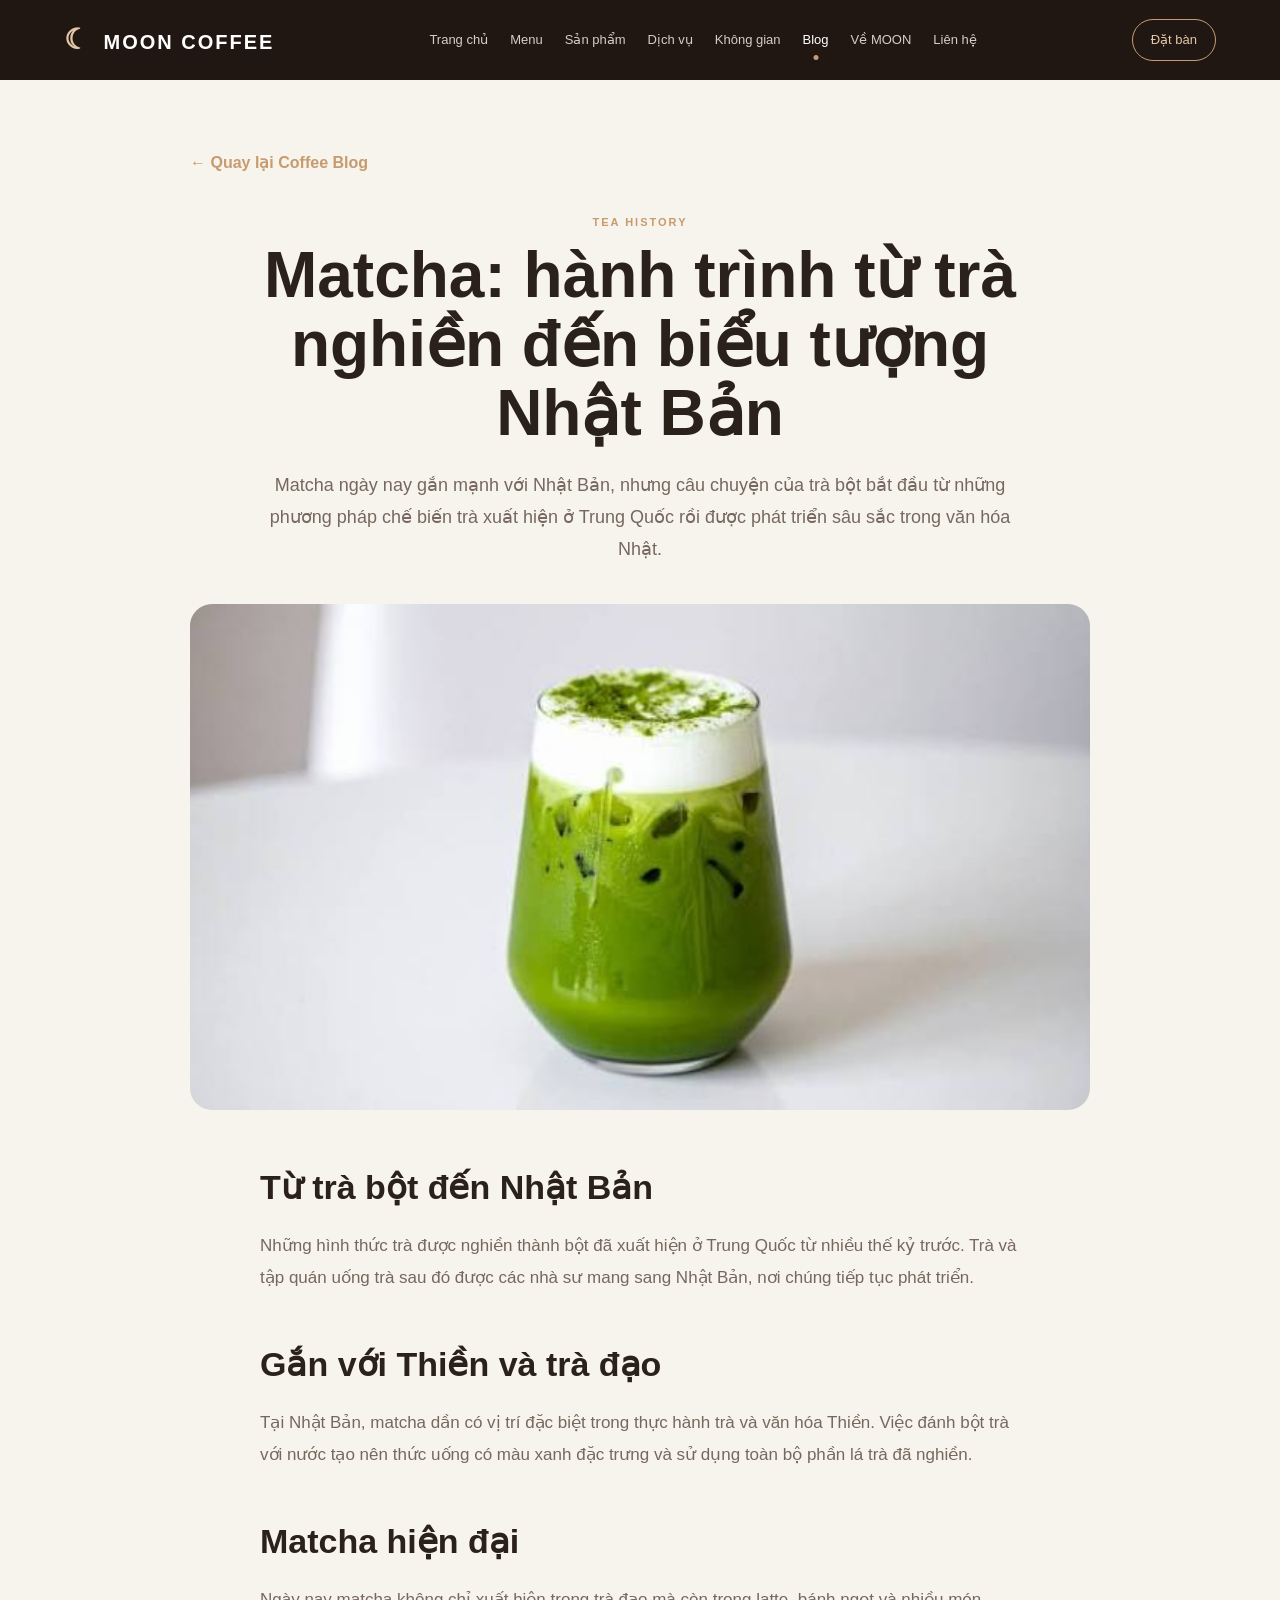
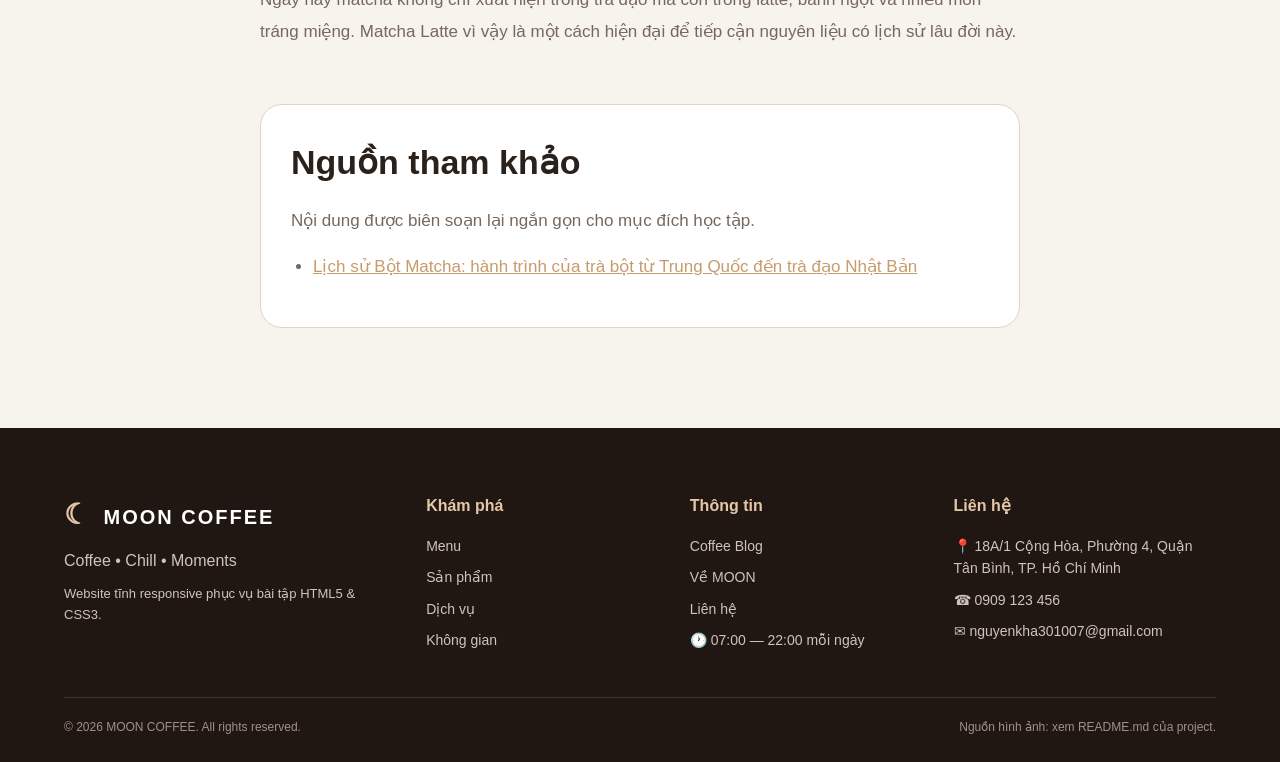
<file: blog-matcha.html>
<!DOCTYPE html>
<html lang="vi">
<head>
<meta charset="UTF-8"><meta name="viewport" content="width=device-width, initial-scale=1.0">
<meta name="description" content="Matcha ngày nay gắn mạnh với Nhật Bản, nhưng câu chuyện của trà bột bắt đầu từ những phương pháp chế biến trà xuất hiện ở Trung Quốc rồi được phát triển sâu sắc trong văn hóa Nhật."><title>Matcha: hành trình từ trà nghiền đến biểu tượng Nhật Bản - MOON COFFEE</title><link rel="stylesheet" href="css/style.css">
</head>
<body>
    <header class="header">
        <a class="logo" href="index.html" aria-label="MOON COFFEE - Trang chủ"><span>☾</span> MOON COFFEE</a>
        <nav class="navbar" aria-label="Điều hướng chính">
            <a href="index.html">Trang chủ</a><a href="menu.html">Menu</a><a href="product.html">Sản phẩm</a><a href="services.html">Dịch vụ</a><a href="gallery.html">Không gian</a><a href="blog.html" class="active">Blog</a><a href="about.html">Về MOON</a><a href="contact.html">Liên hệ</a>
        </nav>
        <a href="contact.html#contact-form" class="header-btn">Đặt bàn</a>
    </header>
<main>
<article class="article-page">
<a class="back-link" href="blog.html">← Quay lại Coffee Blog</a>
<header class="article-hero"><p class="product-category">TEA HISTORY</p><h1>Matcha: hành trình từ trà nghiền đến biểu tượng Nhật Bản</h1><p class="article-lead">Matcha ngày nay gắn mạnh với Nhật Bản, nhưng câu chuyện của trà bột bắt đầu từ những phương pháp chế biến trà xuất hiện ở Trung Quốc rồi được phát triển sâu sắc trong văn hóa Nhật.</p></header>
<figure class="article-cover"><img src="images/matcha.jpg" alt="Matcha: hành trình từ trà nghiền đến biểu tượng Nhật Bản"></figure>
<div class="article-content"><section class="article-section"><h2>Từ trà bột đến Nhật Bản</h2><p>Những hình thức trà được nghiền thành bột đã xuất hiện ở Trung Quốc từ nhiều thế kỷ trước. Trà và tập quán uống trà sau đó được các nhà sư mang sang Nhật Bản, nơi chúng tiếp tục phát triển.</p></section>
<section class="article-section"><h2>Gắn với Thiền và trà đạo</h2><p>Tại Nhật Bản, matcha dần có vị trí đặc biệt trong thực hành trà và văn hóa Thiền. Việc đánh bột trà với nước tạo nên thức uống có màu xanh đặc trưng và sử dụng toàn bộ phần lá trà đã nghiền.</p></section>
<section class="article-section"><h2>Matcha hiện đại</h2><p>Ngày nay matcha không chỉ xuất hiện trong trà đạo mà còn trong latte, bánh ngọt và nhiều món tráng miệng. Matcha Latte vì vậy là một cách hiện đại để tiếp cận nguyên liệu có lịch sử lâu đời này.</p></section>
<section class="article-sources"><h2>Nguồn tham khảo</h2><p>Nội dung được biên soạn lại ngắn gọn cho mục đích học tập.</p><ul><li><a href="https://www.traviet.com/a/lich-su-bot-matcha/?srsltid=AU7gw4WhBFsCkXInTlDGnr6fmxveQkK4gFqmXr886BcNEvRIMv0p7ITo" target="_blank" rel="noopener noreferrer">Lịch sử Bột Matcha: hành trình của trà bột từ Trung Quốc đến trà đạo Nhật Bản</a></li></ul></section>
</div>
</article>
</main>
    <footer class="footer">
        <div class="footer-content">
            <div class="footer-brand"><a class="logo" href="index.html"><span>☾</span> MOON COFFEE</a><p>Coffee • Chill • Moments</p><p class="footer-note">Website tĩnh responsive phục vụ bài tập HTML5 & CSS3.</p></div>
            <div class="footer-column"><h4>Khám phá</h4><a href="menu.html">Menu</a><a href="product.html">Sản phẩm</a><a href="services.html">Dịch vụ</a><a href="gallery.html">Không gian</a></div>
            <div class="footer-column"><h4>Thông tin</h4><a href="blog.html">Coffee Blog</a><a href="about.html">Về MOON</a><a href="contact.html">Liên hệ</a><span>🕐 07:00 — 22:00 mỗi ngày</span></div>
            <div class="footer-column"><h4>Liên hệ</h4><p>📍 18A/1 Cộng Hòa, Phường 4, Quận Tân Bình, TP. Hồ Chí Minh</p><p>☎ 0909 123 456</p><p>✉ nguyenkha301007@gmail.com</p></div>
        </div>
        <div class="copyright"><span>© 2026 MOON COFFEE. All rights reserved.</span><span>Nguồn hình ảnh: xem README.md của project.</span></div>
    </footer>
</body></html>
</file>
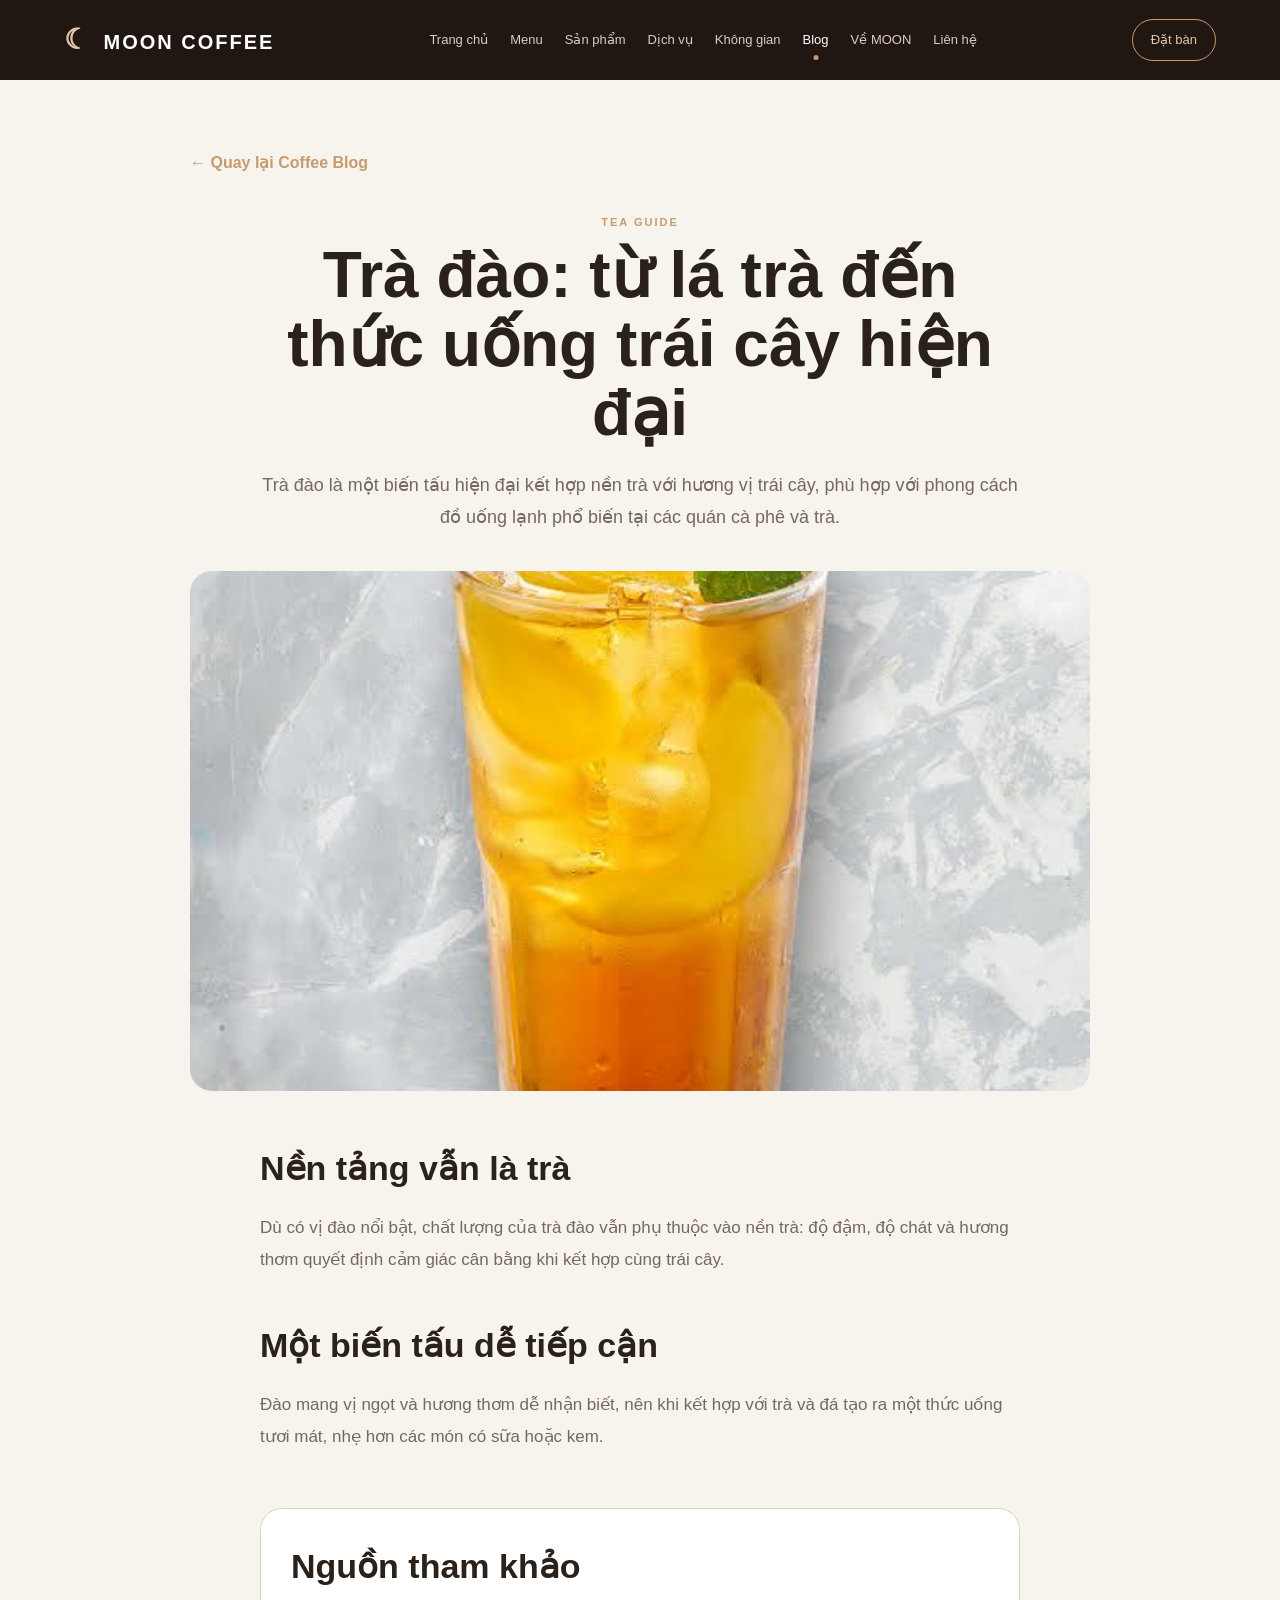
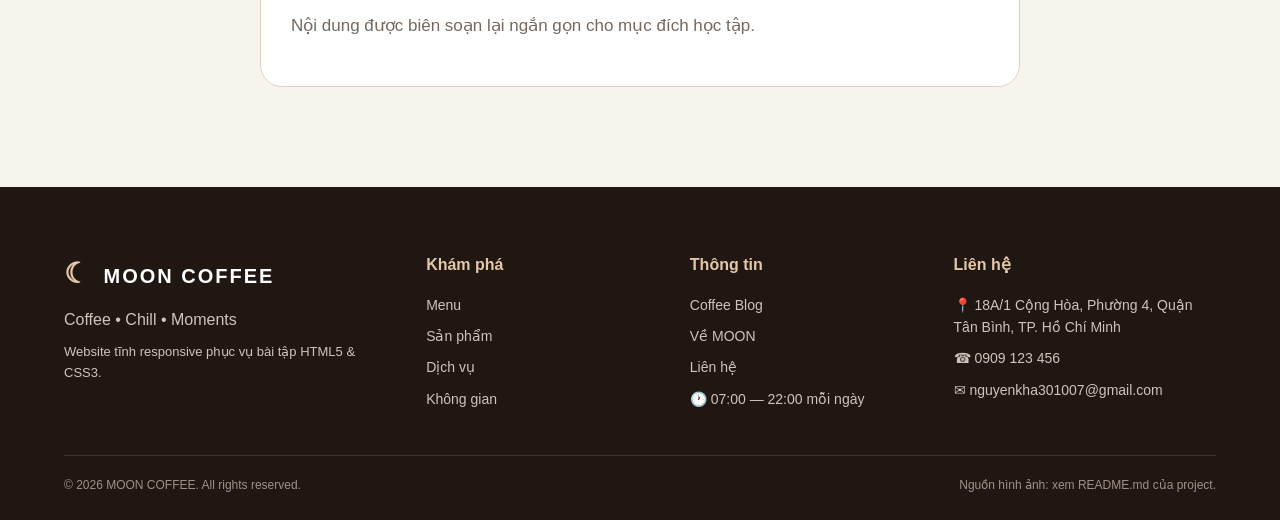
<file: blog-peach-tea.html>
<!DOCTYPE html>
<html lang="vi">
<head>
<meta charset="UTF-8"><meta name="viewport" content="width=device-width, initial-scale=1.0">
<meta name="description" content="Trà đào là một biến tấu hiện đại kết hợp nền trà với hương vị trái cây, phù hợp với phong cách đồ uống lạnh phổ biến tại các quán cà phê và trà."><title>Trà đào: từ lá trà đến thức uống trái cây hiện đại - MOON COFFEE</title><link rel="stylesheet" href="css/style.css">
</head>
<body>
    <header class="header">
        <a class="logo" href="index.html" aria-label="MOON COFFEE - Trang chủ"><span>☾</span> MOON COFFEE</a>
        <nav class="navbar" aria-label="Điều hướng chính">
            <a href="index.html">Trang chủ</a><a href="menu.html">Menu</a><a href="product.html">Sản phẩm</a><a href="services.html">Dịch vụ</a><a href="gallery.html">Không gian</a><a href="blog.html" class="active">Blog</a><a href="about.html">Về MOON</a><a href="contact.html">Liên hệ</a>
        </nav>
        <a href="contact.html#contact-form" class="header-btn">Đặt bàn</a>
    </header>
<main>
<article class="article-page">
<a class="back-link" href="blog.html">← Quay lại Coffee Blog</a>
<header class="article-hero"><p class="product-category">TEA GUIDE</p><h1>Trà đào: từ lá trà đến thức uống trái cây hiện đại</h1><p class="article-lead">Trà đào là một biến tấu hiện đại kết hợp nền trà với hương vị trái cây, phù hợp với phong cách đồ uống lạnh phổ biến tại các quán cà phê và trà.</p></header>
<figure class="article-cover"><img src="images/trà đào.jpg" alt="Trà đào: từ lá trà đến thức uống trái cây hiện đại"></figure>
<div class="article-content"><section class="article-section"><h2>Nền tảng vẫn là trà</h2><p>Dù có vị đào nổi bật, chất lượng của trà đào vẫn phụ thuộc vào nền trà: độ đậm, độ chát và hương thơm quyết định cảm giác cân bằng khi kết hợp cùng trái cây.</p></section>
<section class="article-section"><h2>Một biến tấu dễ tiếp cận</h2><p>Đào mang vị ngọt và hương thơm dễ nhận biết, nên khi kết hợp với trà và đá tạo ra một thức uống tươi mát, nhẹ hơn các món có sữa hoặc kem.</p></section>
<section class="article-sources"><h2>Nguồn tham khảo</h2><p>Nội dung được biên soạn lại ngắn gọn cho mục đích học tập.</p><ul></ul></section>
</div>
</article>
</main>
    <footer class="footer">
        <div class="footer-content">
            <div class="footer-brand"><a class="logo" href="index.html"><span>☾</span> MOON COFFEE</a><p>Coffee • Chill • Moments</p><p class="footer-note">Website tĩnh responsive phục vụ bài tập HTML5 & CSS3.</p></div>
            <div class="footer-column"><h4>Khám phá</h4><a href="menu.html">Menu</a><a href="product.html">Sản phẩm</a><a href="services.html">Dịch vụ</a><a href="gallery.html">Không gian</a></div>
            <div class="footer-column"><h4>Thông tin</h4><a href="blog.html">Coffee Blog</a><a href="about.html">Về MOON</a><a href="contact.html">Liên hệ</a><span>🕐 07:00 — 22:00 mỗi ngày</span></div>
            <div class="footer-column"><h4>Liên hệ</h4><p>📍 18A/1 Cộng Hòa, Phường 4, Quận Tân Bình, TP. Hồ Chí Minh</p><p>☎ 0909 123 456</p><p>✉ nguyenkha301007@gmail.com</p></div>
        </div>
        <div class="copyright"><span>© 2026 MOON COFFEE. All rights reserved.</span><span>Nguồn hình ảnh: xem README.md của project.</span></div>
    </footer>
</body></html>
</file>
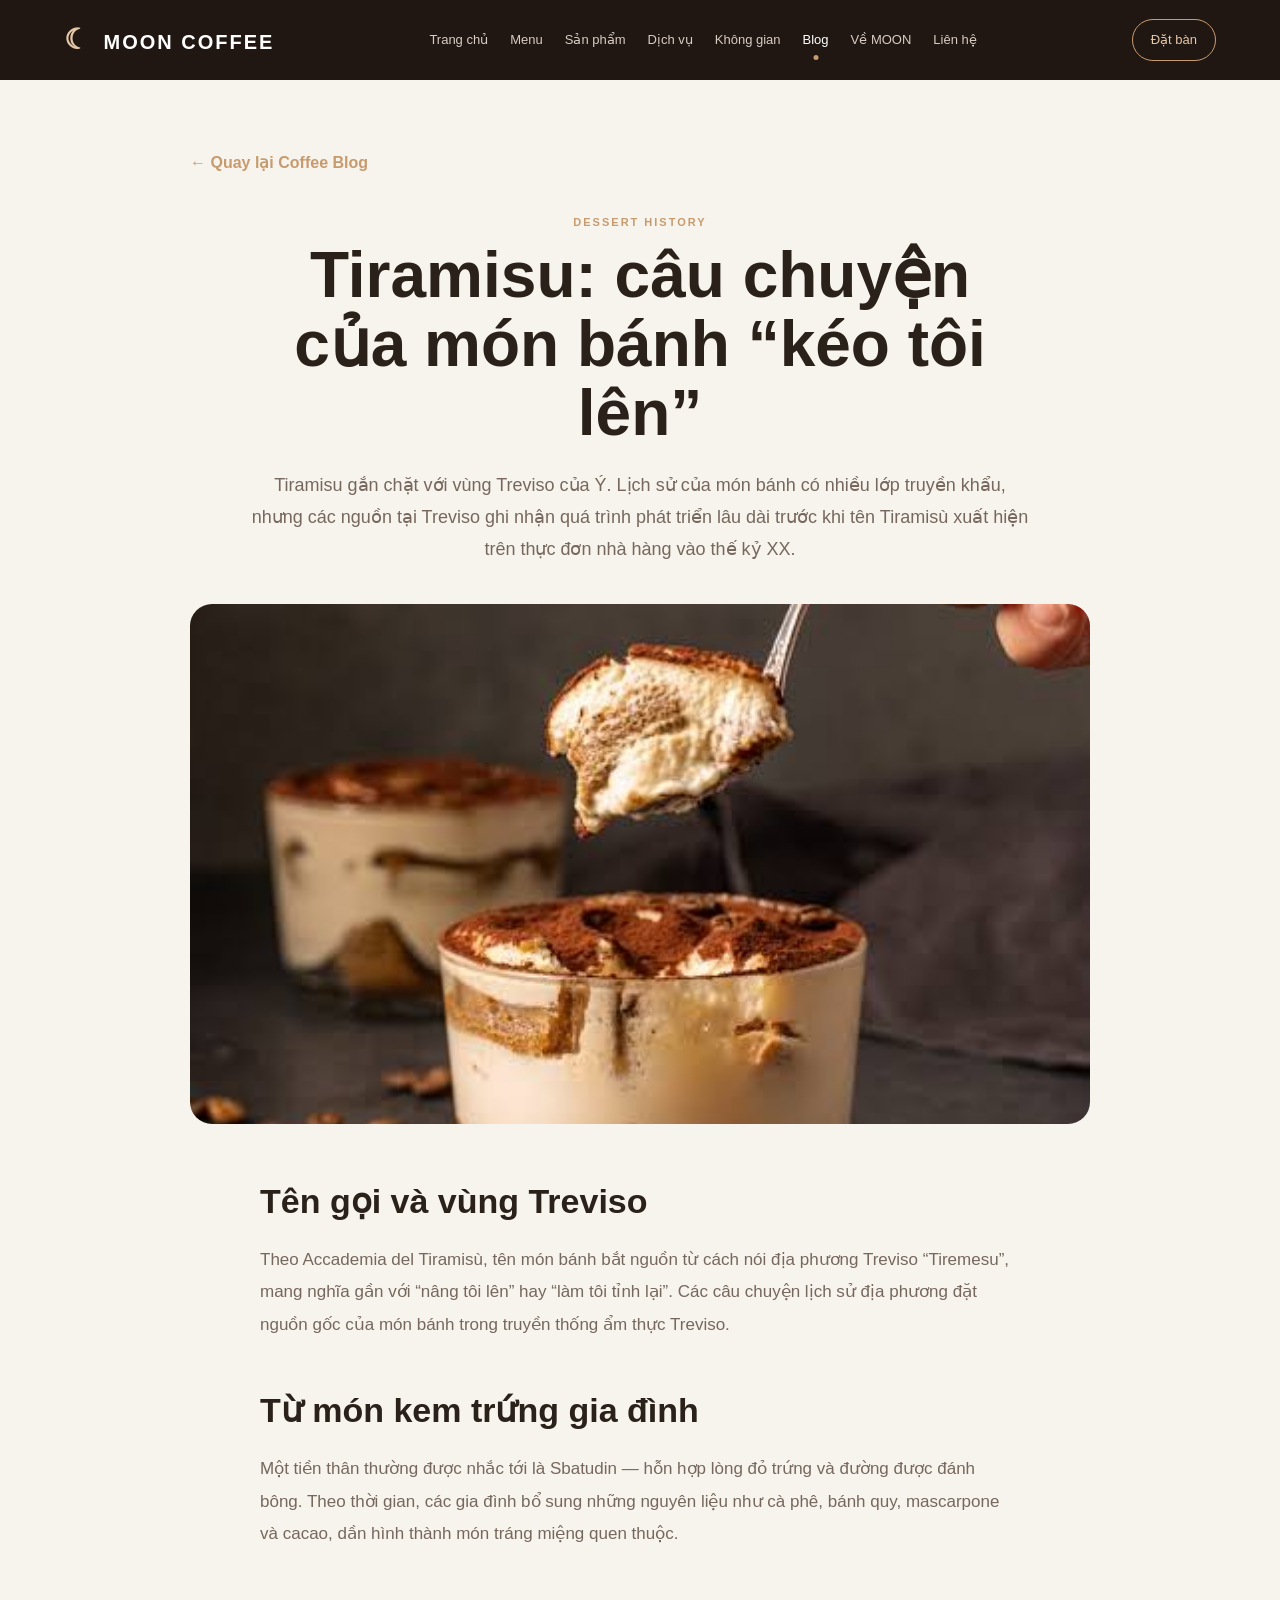
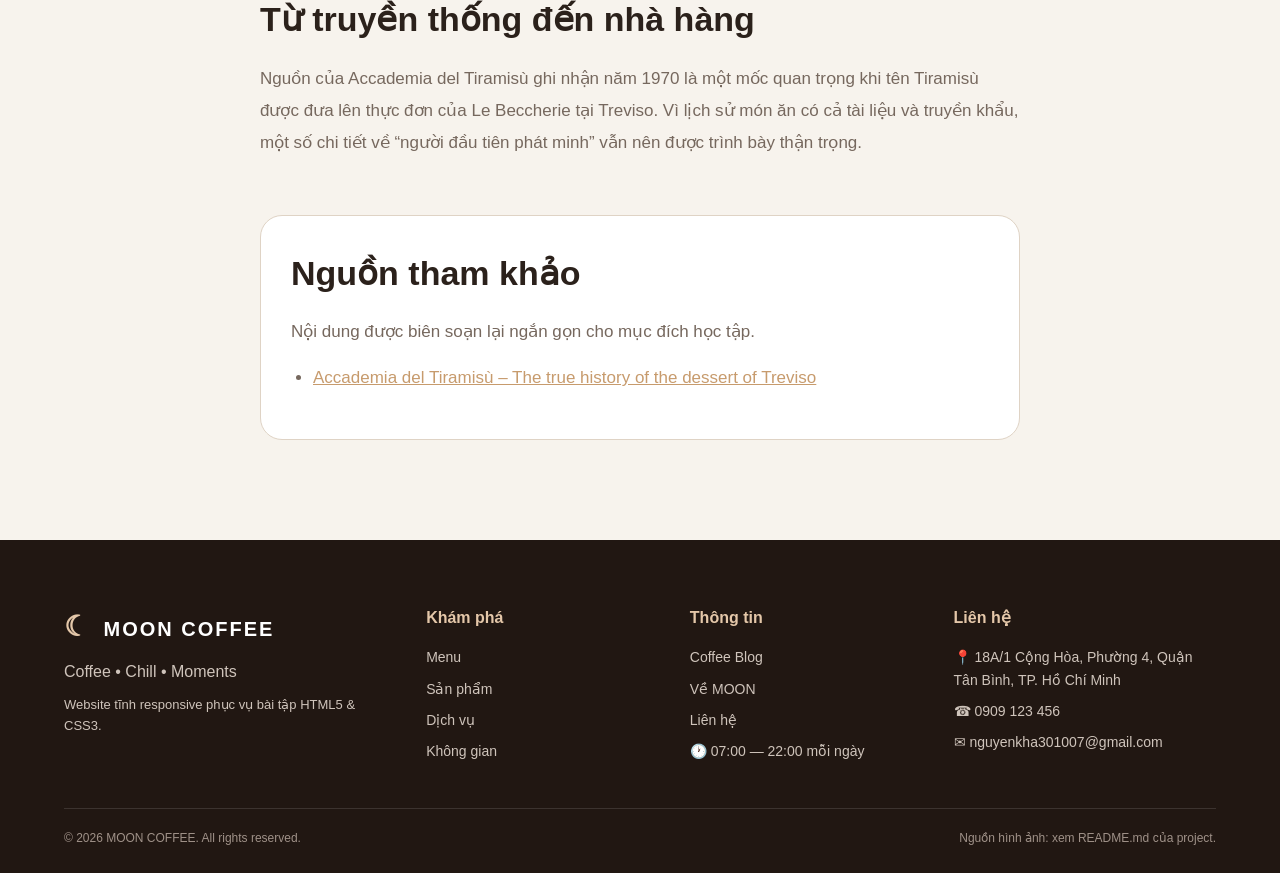
<file: blog-tiramisu.html>
<!DOCTYPE html>
<html lang="vi">
<head>
<meta charset="UTF-8"><meta name="viewport" content="width=device-width, initial-scale=1.0">
<meta name="description" content="Tiramisu gắn chặt với vùng Treviso của Ý. Lịch sử của món bánh có nhiều lớp truyền khẩu, nhưng các nguồn tại Treviso ghi nhận quá trình phát triển lâu dài trước khi tên Tiramisù xuất hiện trên thực đơn nhà hàng vào thế kỷ XX."><title>Tiramisu: câu chuyện của món bánh “kéo tôi lên” - MOON COFFEE</title><link rel="stylesheet" href="css/style.css">
</head>
<body>
    <header class="header">
        <a class="logo" href="index.html" aria-label="MOON COFFEE - Trang chủ"><span>☾</span> MOON COFFEE</a>
        <nav class="navbar" aria-label="Điều hướng chính">
            <a href="index.html">Trang chủ</a><a href="menu.html">Menu</a><a href="product.html">Sản phẩm</a><a href="services.html">Dịch vụ</a><a href="gallery.html">Không gian</a><a href="blog.html" class="active">Blog</a><a href="about.html">Về MOON</a><a href="contact.html">Liên hệ</a>
        </nav>
        <a href="contact.html#contact-form" class="header-btn">Đặt bàn</a>
    </header>
<main>
<article class="article-page">
<a class="back-link" href="blog.html">← Quay lại Coffee Blog</a>
<header class="article-hero"><p class="product-category">DESSERT HISTORY</p><h1>Tiramisu: câu chuyện của món bánh “kéo tôi lên”</h1><p class="article-lead">Tiramisu gắn chặt với vùng Treviso của Ý. Lịch sử của món bánh có nhiều lớp truyền khẩu, nhưng các nguồn tại Treviso ghi nhận quá trình phát triển lâu dài trước khi tên Tiramisù xuất hiện trên thực đơn nhà hàng vào thế kỷ XX.</p></header>
<figure class="article-cover"><img src="images/Tiramisu.jpg" alt="Tiramisu: câu chuyện của món bánh “kéo tôi lên”"></figure>
<div class="article-content"><section class="article-section"><h2>Tên gọi và vùng Treviso</h2><p>Theo Accademia del Tiramisù, tên món bánh bắt nguồn từ cách nói địa phương Treviso “Tiremesu”, mang nghĩa gần với “nâng tôi lên” hay “làm tôi tỉnh lại”. Các câu chuyện lịch sử địa phương đặt nguồn gốc của món bánh trong truyền thống ẩm thực Treviso.</p></section>
<section class="article-section"><h2>Từ món kem trứng gia đình</h2><p>Một tiền thân thường được nhắc tới là Sbatudin — hỗn hợp lòng đỏ trứng và đường được đánh bông. Theo thời gian, các gia đình bổ sung những nguyên liệu như cà phê, bánh quy, mascarpone và cacao, dần hình thành món tráng miệng quen thuộc.</p></section>
<section class="article-section"><h2>Từ truyền thống đến nhà hàng</h2><p>Nguồn của Accademia del Tiramisù ghi nhận năm 1970 là một mốc quan trọng khi tên Tiramisù được đưa lên thực đơn của Le Beccherie tại Treviso. Vì lịch sử món ăn có cả tài liệu và truyền khẩu, một số chi tiết về “người đầu tiên phát minh” vẫn nên được trình bày thận trọng.</p></section>
<section class="article-sources"><h2>Nguồn tham khảo</h2><p>Nội dung được biên soạn lại ngắn gọn cho mục đích học tập.</p><ul><li><a href="https://www.accademiadeltiramisu.com/en/tiramisu-recipe/" target="_blank" rel="noopener noreferrer">Accademia del Tiramisù – The true history of the dessert of Treviso</a></li></ul></section>
</div>
</article>
</main>
    <footer class="footer">
        <div class="footer-content">
            <div class="footer-brand"><a class="logo" href="index.html"><span>☾</span> MOON COFFEE</a><p>Coffee • Chill • Moments</p><p class="footer-note">Website tĩnh responsive phục vụ bài tập HTML5 & CSS3.</p></div>
            <div class="footer-column"><h4>Khám phá</h4><a href="menu.html">Menu</a><a href="product.html">Sản phẩm</a><a href="services.html">Dịch vụ</a><a href="gallery.html">Không gian</a></div>
            <div class="footer-column"><h4>Thông tin</h4><a href="blog.html">Coffee Blog</a><a href="about.html">Về MOON</a><a href="contact.html">Liên hệ</a><span>🕐 07:00 — 22:00 mỗi ngày</span></div>
            <div class="footer-column"><h4>Liên hệ</h4><p>📍 18A/1 Cộng Hòa, Phường 4, Quận Tân Bình, TP. Hồ Chí Minh</p><p>☎ 0909 123 456</p><p>✉ nguyenkha301007@gmail.com</p></div>
        </div>
        <div class="copyright"><span>© 2026 MOON COFFEE. All rights reserved.</span><span>Nguồn hình ảnh: xem README.md của project.</span></div>
    </footer>
</body></html>
</file>
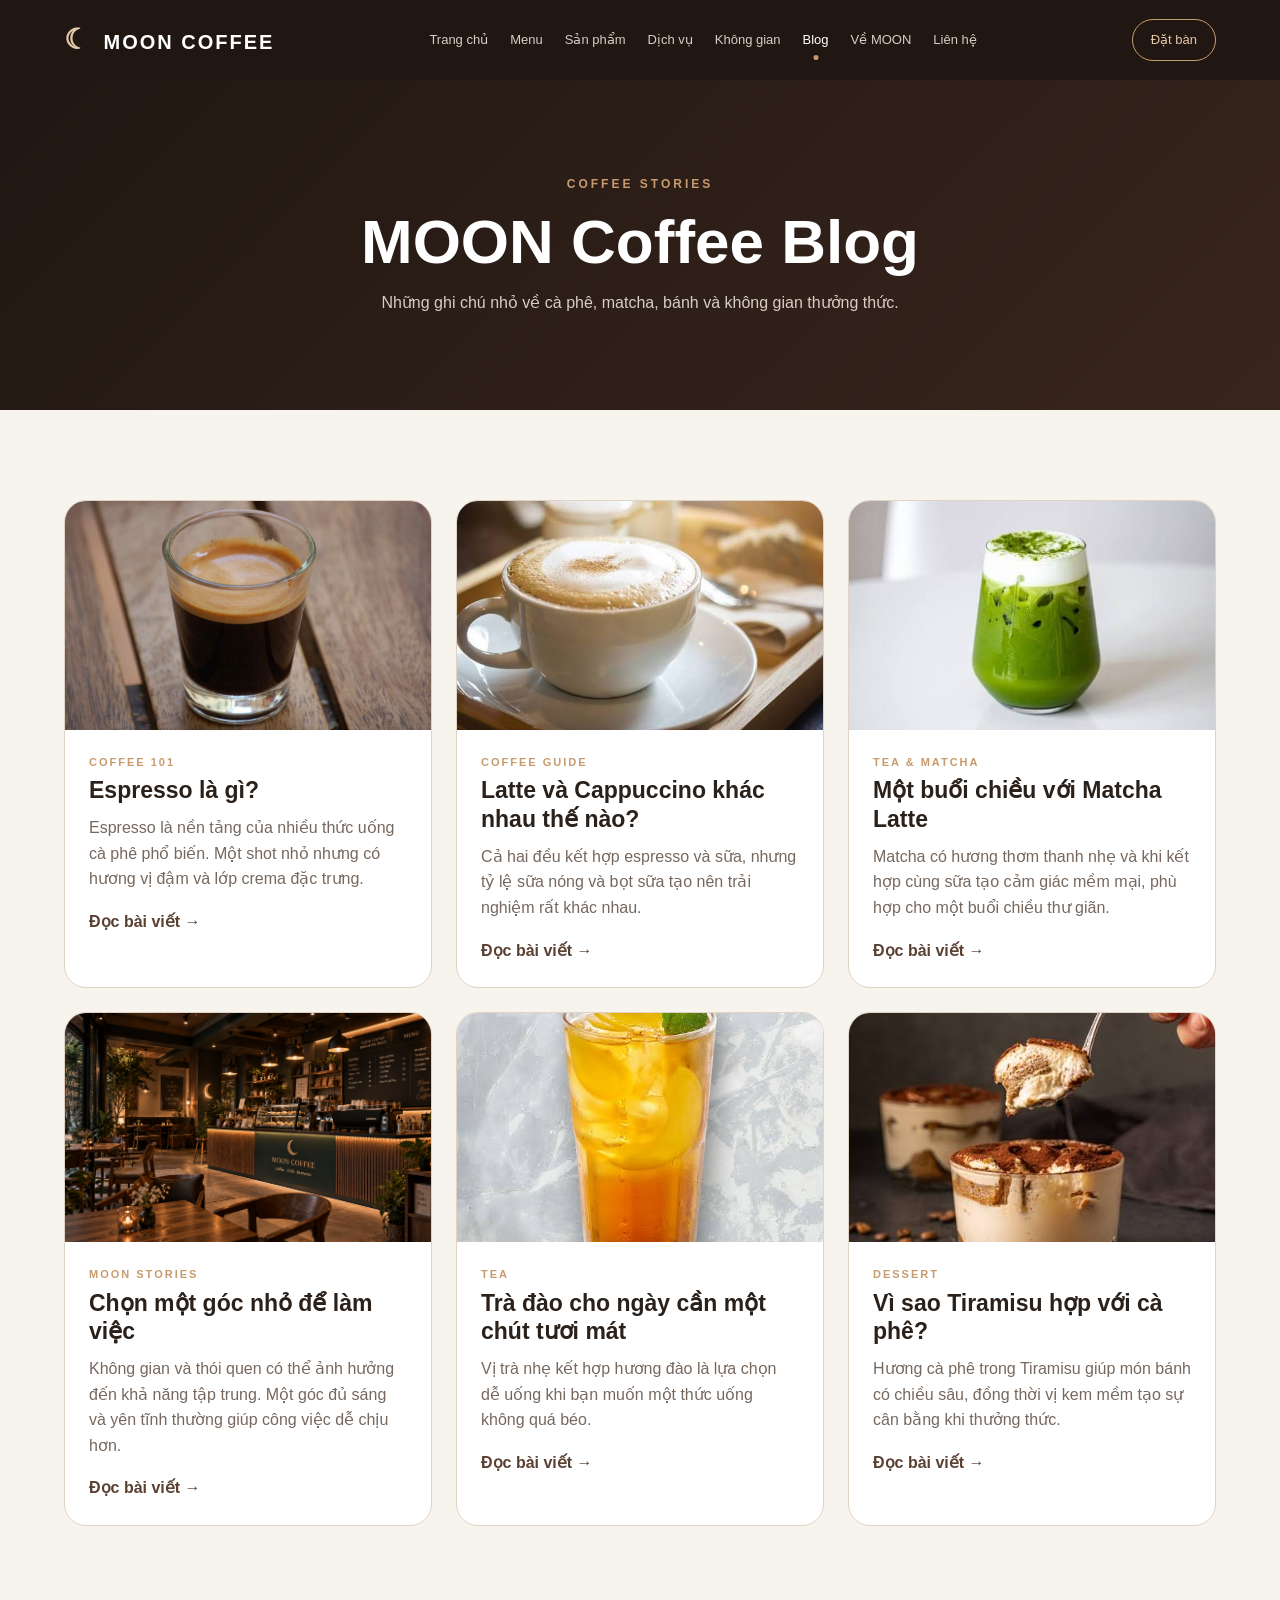
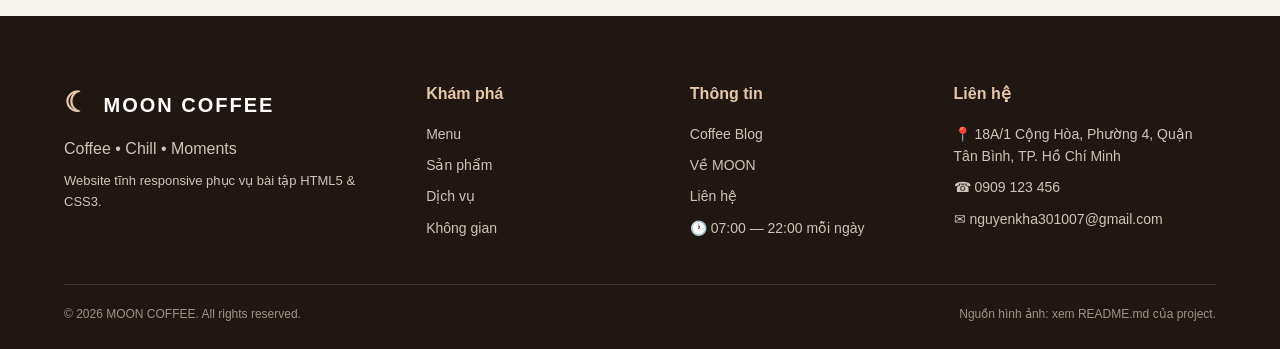
<file: blog.html>
<!DOCTYPE html>
<html lang="vi">
<head>
    <meta charset="UTF-8">
    <meta name="viewport" content="width=device-width, initial-scale=1.0">
    <meta name="description" content="Coffee Blog của MOON COFFEE với các bài viết ngắn về cà phê, trà, bánh và không gian.">
    <title>Coffee Blog - MOON COFFEE</title>
    <link rel="stylesheet" href="css/style.css">
</head>
<body>
    <header class="header">
        <a class="logo" href="index.html" aria-label="MOON COFFEE - Trang chủ"><span>☾</span> MOON COFFEE</a>
        <nav class="navbar" aria-label="Điều hướng chính">
                <a href="index.html">Trang chủ</a>
                <a href="menu.html">Menu</a>
                <a href="product.html">Sản phẩm</a>
                <a href="services.html">Dịch vụ</a>
                <a href="gallery.html">Không gian</a>
                <a href="blog.html" class="active">Blog</a>
                <a href="about.html">Về MOON</a>
                <a href="contact.html">Liên hệ</a>
        </nav>
        <a href="contact.html#contact-form" class="header-btn">Đặt bàn</a>
    </header>
    <main>
        <section class="page-banner"><p class="section-label">COFFEE STORIES</p><h1>MOON Coffee Blog</h1><p>Những ghi chú nhỏ về cà phê, matcha, bánh và không gian thưởng thức.</p></section>
        <section class="content-section"><div class="blog-grid">                <article class="blog-card" id="espresso-la-gi"><img src="images/espresso.jpg" alt="Espresso là gì?"><div class="blog-body"><p class="product-category">COFFEE 101</p><h2>Espresso là gì?</h2><p>Espresso là nền tảng của nhiều thức uống cà phê phổ biến. Một shot nhỏ nhưng có hương vị đậm và lớp crema đặc trưng.</p><a href="blog-espresso.html" class="text-link">Đọc bài viết →</a></div></article>
                <article class="blog-card" id="latte-cappuccino"><img src="images/Cappuccino.jpg" alt="Latte và Cappuccino khác nhau thế nào?"><div class="blog-body"><p class="product-category">COFFEE GUIDE</p><h2>Latte và Cappuccino khác nhau thế nào?</h2><p>Cả hai đều kết hợp espresso và sữa, nhưng tỷ lệ sữa nóng và bọt sữa tạo nên trải nghiệm rất khác nhau.</p><a href="blog-cappuccino.html" class="text-link">Đọc bài viết →</a></div></article>
                <article class="blog-card" id="matcha-thu-gian"><img src="images/matcha.jpg" alt="Một buổi chiều với Matcha Latte"><div class="blog-body"><p class="product-category">TEA & MATCHA</p><h2>Một buổi chiều với Matcha Latte</h2><p>Matcha có hương thơm thanh nhẹ và khi kết hợp cùng sữa tạo cảm giác mềm mại, phù hợp cho một buổi chiều thư giãn.</p><a href="blog-matcha.html" class="text-link">Đọc bài viết →</a></div></article>
                <article class="blog-card" id="goc-lam-viec"><img src="images/shop.png" alt="Chọn một góc nhỏ để làm việc"><div class="blog-body"><p class="product-category">MOON STORIES</p><h2>Chọn một góc nhỏ để làm việc</h2><p>Không gian và thói quen có thể ảnh hưởng đến khả năng tập trung. Một góc đủ sáng và yên tĩnh thường giúp công việc dễ chịu hơn.</p><a href="blog-coffeehouse.html" class="text-link">Đọc bài viết →</a></div></article>
                <article class="blog-card" id="tra-dao"><img src="images/trà đào.jpg" alt="Trà đào cho ngày cần một chút tươi mát"><div class="blog-body"><p class="product-category">TEA</p><h2>Trà đào cho ngày cần một chút tươi mát</h2><p>Vị trà nhẹ kết hợp hương đào là lựa chọn dễ uống khi bạn muốn một thức uống không quá béo.</p><a href="blog-peach-tea.html" class="text-link">Đọc bài viết →</a></div></article>
                <article class="blog-card" id="tiramisu"><img src="images/Tiramisu.jpg" alt="Vì sao Tiramisu hợp với cà phê?"><div class="blog-body"><p class="product-category">DESSERT</p><h2>Vì sao Tiramisu hợp với cà phê?</h2><p>Hương cà phê trong Tiramisu giúp món bánh có chiều sâu, đồng thời vị kem mềm tạo sự cân bằng khi thưởng thức.</p><a href="blog-tiramisu.html" class="text-link">Đọc bài viết →</a></div></article></div></section>
    </main>
    <footer class="footer">
        <div class="footer-content">
            <div class="footer-brand">
                <a class="logo" href="index.html"><span>☾</span> MOON COFFEE</a>
                <p>Coffee • Chill • Moments</p>
                <p class="footer-note">Website tĩnh responsive phục vụ bài tập HTML5 & CSS3.</p>
            </div>
            <div class="footer-column">
                <h4>Khám phá</h4>
                <a href="menu.html">Menu</a>
                <a href="product.html">Sản phẩm</a>
                <a href="services.html">Dịch vụ</a>
                <a href="gallery.html">Không gian</a>
            </div>
            <div class="footer-column">
                <h4>Thông tin</h4>
                <a href="blog.html">Coffee Blog</a>
                <a href="about.html">Về MOON</a>
                <a href="contact.html">Liên hệ</a>
                <span>🕐 07:00 — 22:00 mỗi ngày</span>
            </div>
            <div class="footer-column">
                <h4>Liên hệ</h4>
                <p>📍 18A/1 Cộng Hòa, Phường 4, Quận Tân Bình, TP. Hồ Chí Minh</p>
                <p>☎ 0909 123 456</p>
                <p>✉ nguyenkha301007@gmail.com</p>
            </div>
        </div>
        <div class="copyright">
            <span>© 2026 MOON COFFEE. All rights reserved.</span>
            <span>Nguồn hình ảnh: xem README.md của project.</span>
        </div>
    </footer>
</body>
</html>
</file>
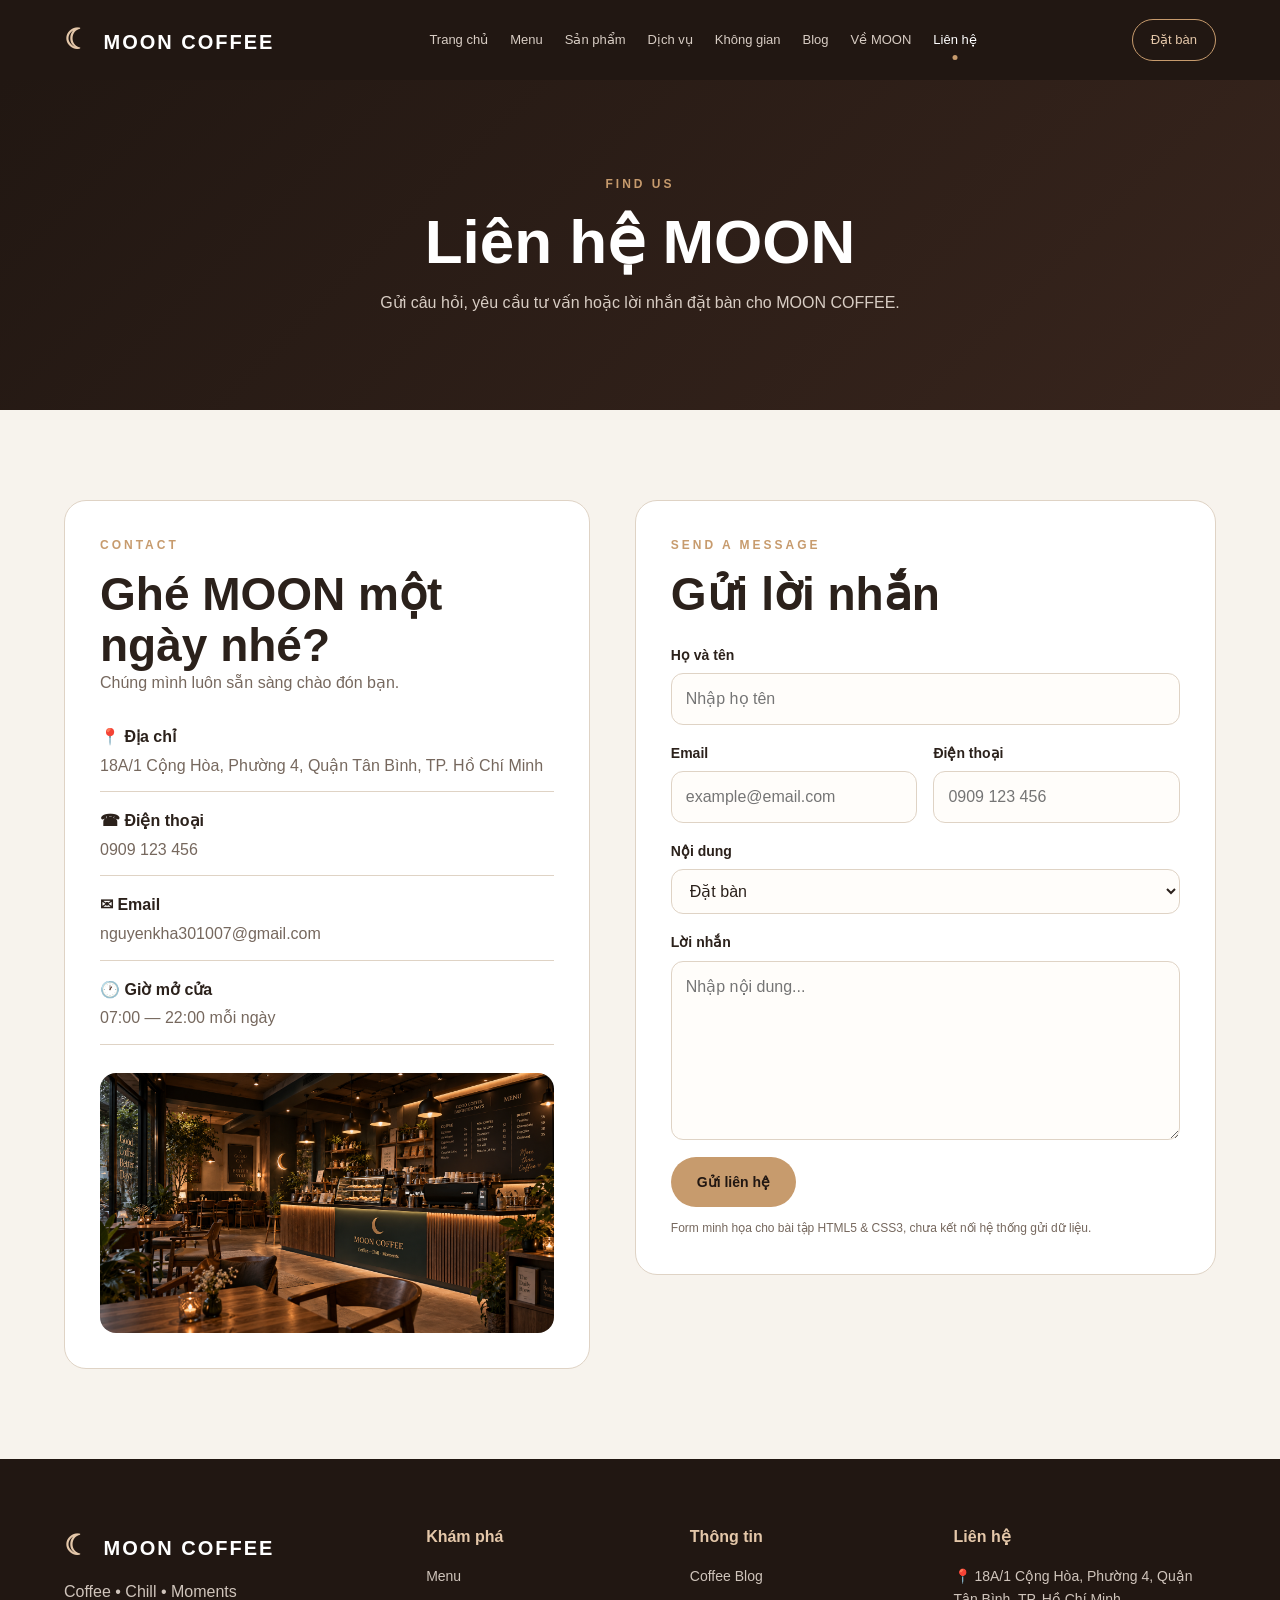
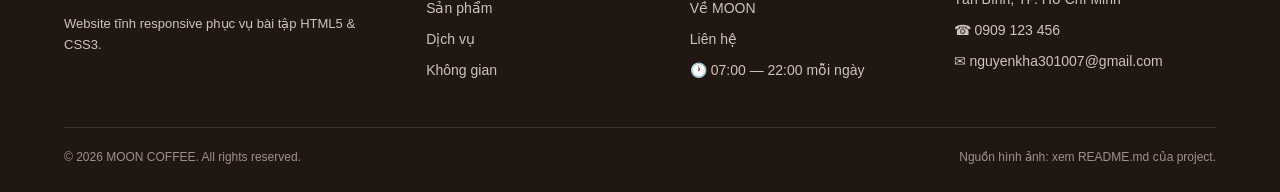
<file: contact.html>
<!DOCTYPE html>
<html lang="vi">
<head>
    <meta charset="UTF-8">
    <meta name="viewport" content="width=device-width, initial-scale=1.0">
    <meta name="description" content="Thông tin liên hệ và form liên hệ của MOON COFFEE.">
    <title>Liên hệ - MOON COFFEE</title>
    <link rel="stylesheet" href="css/style.css">
</head>
<body>
    <header class="header">
        <a class="logo" href="index.html" aria-label="MOON COFFEE - Trang chủ"><span>☾</span> MOON COFFEE</a>
        <nav class="navbar" aria-label="Điều hướng chính">
                <a href="index.html">Trang chủ</a>
                <a href="menu.html">Menu</a>
                <a href="product.html">Sản phẩm</a>
                <a href="services.html">Dịch vụ</a>
                <a href="gallery.html">Không gian</a>
                <a href="blog.html">Blog</a>
                <a href="about.html">Về MOON</a>
                <a href="contact.html" class="active">Liên hệ</a>
        </nav>
        <a href="contact.html#contact-form" class="header-btn">Đặt bàn</a>
    </header>
    <main>
        <section class="page-banner"><p class="section-label">FIND US</p><h1>Liên hệ MOON</h1><p>Gửi câu hỏi, yêu cầu tư vấn hoặc lời nhắn đặt bàn cho MOON COFFEE.</p></section>
        <section class="contact-page content-section">
            <div class="contact-info-panel">
                <p class="section-label">CONTACT</p><h2>Ghé MOON một ngày nhé?</h2><p>Chúng mình luôn sẵn sàng chào đón bạn.</p>
                <div class="contact-list"><div><strong>📍 Địa chỉ</strong><span>18A/1 Cộng Hòa, Phường 4, Quận Tân Bình, TP. Hồ Chí Minh</span></div><div><strong>☎ Điện thoại</strong><span>0909 123 456</span></div><div><strong>✉ Email</strong><span>nguyenkha301007@gmail.com</span></div><div><strong>🕐 Giờ mở cửa</strong><span>07:00 — 22:00 mỗi ngày</span></div></div>
                <img src="images/shop.png" alt="Không gian MOON COFFEE">
            </div>
            <form class="contact-form" id="contact-form" action="#" method="get">
                <p class="section-label">SEND A MESSAGE</p><h2>Gửi lời nhắn</h2>
                <div class="form-group"><label for="name">Họ và tên</label><input id="name" name="name" type="text" placeholder="Nhập họ tên" required></div>
                <div class="form-row"><div class="form-group"><label for="email">Email</label><input id="email" name="email" type="email" placeholder="example@email.com" required></div><div class="form-group"><label for="phone">Điện thoại</label><input id="phone" name="phone" type="tel" placeholder="0909 123 456"></div></div>
                <div class="form-group"><label for="topic">Nội dung</label><select id="topic" name="topic"><option>Đặt bàn</option><option>Tư vấn menu</option><option>Dịch vụ nhóm</option><option>Góp ý</option></select></div>
                <div class="form-group"><label for="message">Lời nhắn</label><textarea id="message" name="message" rows="6" placeholder="Nhập nội dung..."></textarea></div>
                <button class="btn primary-btn" type="submit">Gửi liên hệ</button><p class="form-note">Form minh họa cho bài tập HTML5 & CSS3, chưa kết nối hệ thống gửi dữ liệu.</p>
            </form>
        </section>
    </main>
    <footer class="footer">
        <div class="footer-content">
            <div class="footer-brand">
                <a class="logo" href="index.html"><span>☾</span> MOON COFFEE</a>
                <p>Coffee • Chill • Moments</p>
                <p class="footer-note">Website tĩnh responsive phục vụ bài tập HTML5 & CSS3.</p>
            </div>
            <div class="footer-column">
                <h4>Khám phá</h4>
                <a href="menu.html">Menu</a>
                <a href="product.html">Sản phẩm</a>
                <a href="services.html">Dịch vụ</a>
                <a href="gallery.html">Không gian</a>
            </div>
            <div class="footer-column">
                <h4>Thông tin</h4>
                <a href="blog.html">Coffee Blog</a>
                <a href="about.html">Về MOON</a>
                <a href="contact.html">Liên hệ</a>
                <span>🕐 07:00 — 22:00 mỗi ngày</span>
            </div>
            <div class="footer-column">
                <h4>Liên hệ</h4>
                <p>📍 18A/1 Cộng Hòa, Phường 4, Quận Tân Bình, TP. Hồ Chí Minh</p>
                <p>☎ 0909 123 456</p>
                <p>✉ nguyenkha301007@gmail.com</p>
            </div>
        </div>
        <div class="copyright">
            <span>© 2026 MOON COFFEE. All rights reserved.</span>
            <span>Nguồn hình ảnh: xem README.md của project.</span>
        </div>
    </footer>
</body>
</html>
</file>
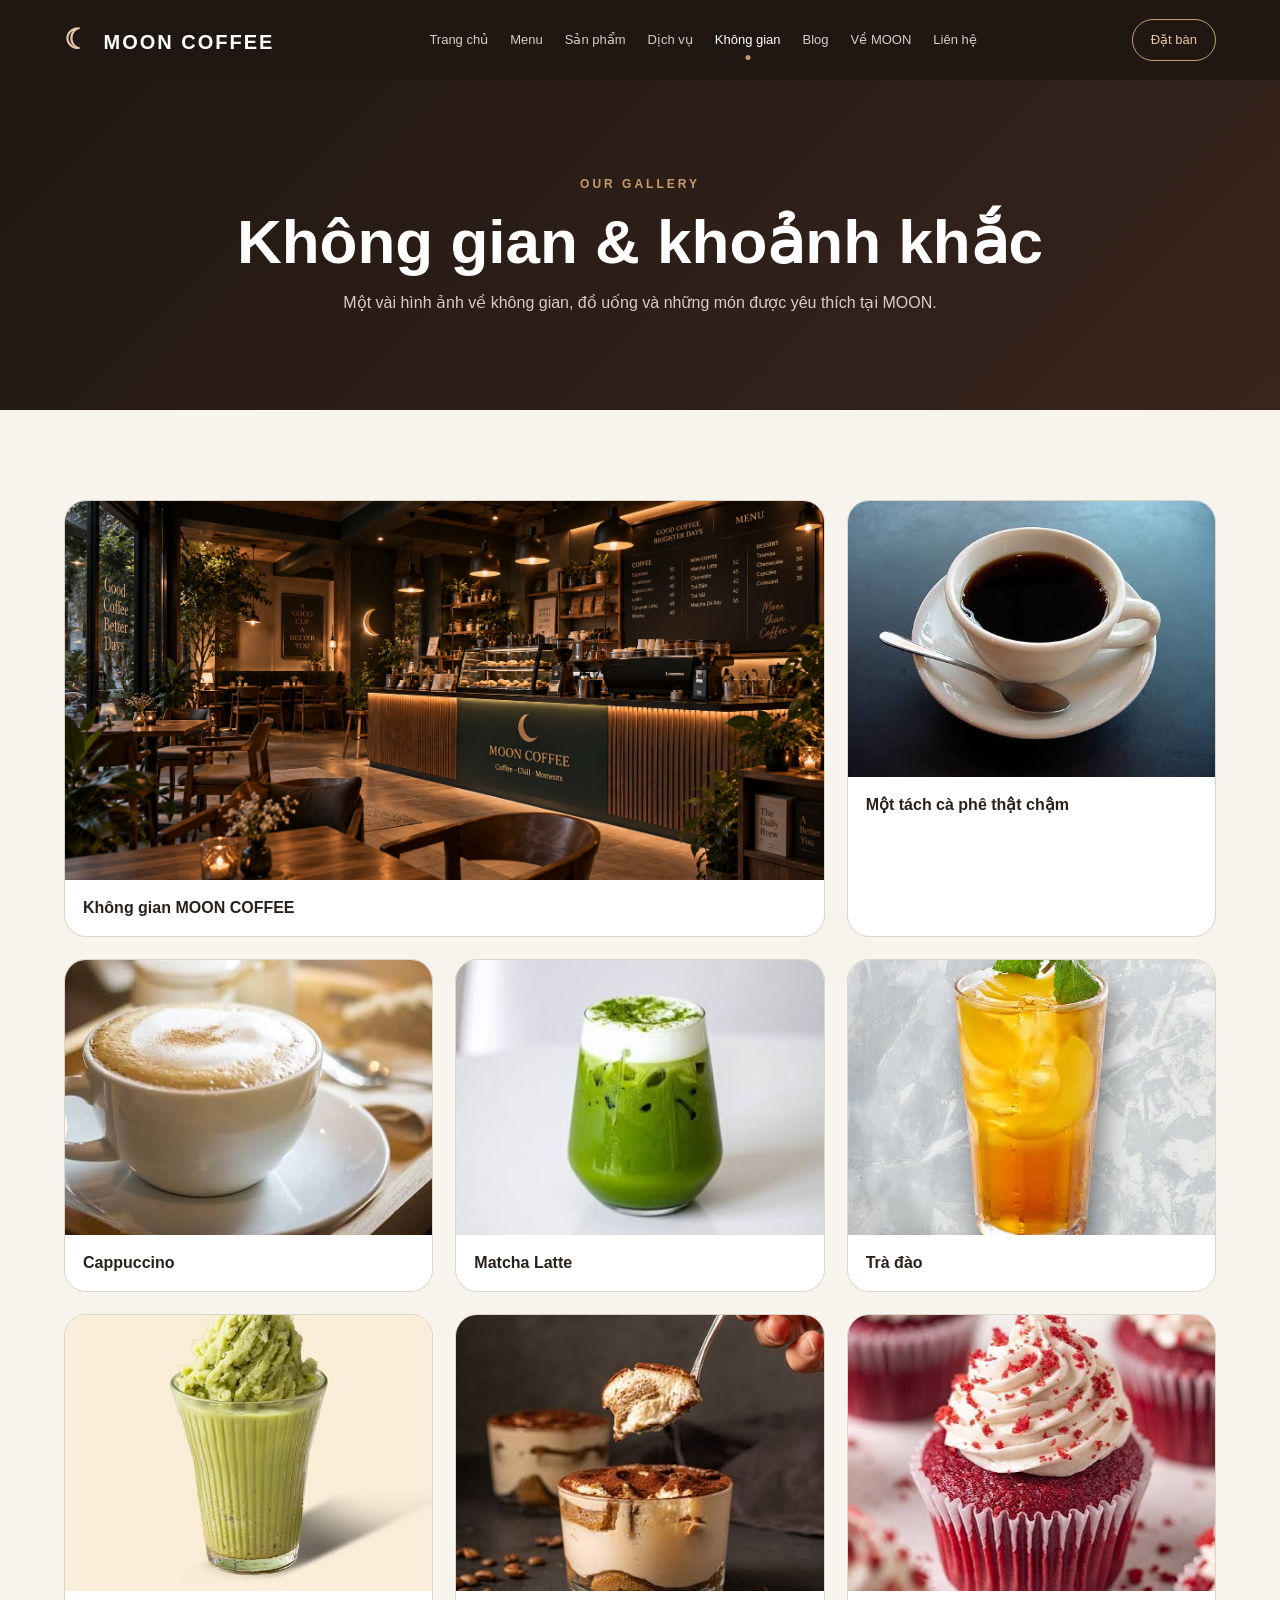
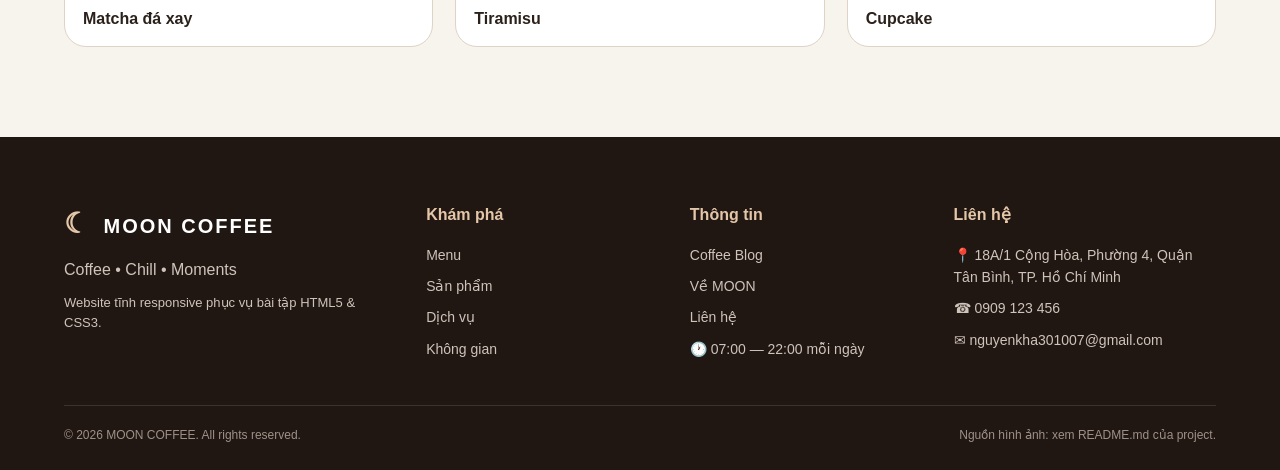
<file: gallery.html>
<!DOCTYPE html>
<html lang="vi">
<head>
    <meta charset="UTF-8">
    <meta name="viewport" content="width=device-width, initial-scale=1.0">
    <meta name="description" content="Thư viện hình ảnh không gian, đồ uống và bánh tại MOON COFFEE.">
    <title>Không gian - MOON COFFEE</title>
    <link rel="stylesheet" href="css/style.css">
</head>
<body>
    <header class="header">
        <a class="logo" href="index.html" aria-label="MOON COFFEE - Trang chủ"><span>☾</span> MOON COFFEE</a>
        <nav class="navbar" aria-label="Điều hướng chính">
                <a href="index.html">Trang chủ</a>
                <a href="menu.html">Menu</a>
                <a href="product.html">Sản phẩm</a>
                <a href="services.html">Dịch vụ</a>
                <a href="gallery.html" class="active">Không gian</a>
                <a href="blog.html">Blog</a>
                <a href="about.html">Về MOON</a>
                <a href="contact.html">Liên hệ</a>
        </nav>
        <a href="contact.html#contact-form" class="header-btn">Đặt bàn</a>
    </header>
    <main>
        <section class="page-banner"><p class="section-label">OUR GALLERY</p><h1>Không gian & khoảnh khắc</h1><p>Một vài hình ảnh về không gian, đồ uống và những món được yêu thích tại MOON.</p></section>
        <section class="content-section">
            <div class="gallery-grid">
                <figure class="gallery-card gallery-wide"><img src="images/shop.png" alt="Không gian MOON COFFEE"><figcaption>Không gian MOON COFFEE</figcaption></figure>
                <figure class="gallery-card"><img src="images/coffee.jpg" alt="Cà phê tại MOON"><figcaption>Một tách cà phê thật chậm</figcaption></figure>
                <figure class="gallery-card"><img src="images/Cappuccino.jpg" alt="Cappuccino"><figcaption>Cappuccino</figcaption></figure>
                <figure class="gallery-card"><img src="images/matcha.jpg" alt="Matcha Latte"><figcaption>Matcha Latte</figcaption></figure>
                <figure class="gallery-card"><img src="images/trà đào.jpg" alt="Trà đào"><figcaption>Trà đào</figcaption></figure>
                <figure class="gallery-card"><img src="images/Matcha đá xay.jpg" alt="Matcha đá xay"><figcaption>Matcha đá xay</figcaption></figure>
                <figure class="gallery-card"><img src="images/Tiramisu.jpg" alt="Tiramisu"><figcaption>Tiramisu</figcaption></figure>
                <figure class="gallery-card"><img src="images/Cupcake.jpg" alt="Cupcake"><figcaption>Cupcake</figcaption></figure>
            </div>
        </section>
    </main>
    <footer class="footer">
        <div class="footer-content">
            <div class="footer-brand">
                <a class="logo" href="index.html"><span>☾</span> MOON COFFEE</a>
                <p>Coffee • Chill • Moments</p>
                <p class="footer-note">Website tĩnh responsive phục vụ bài tập HTML5 & CSS3.</p>
            </div>
            <div class="footer-column">
                <h4>Khám phá</h4>
                <a href="menu.html">Menu</a>
                <a href="product.html">Sản phẩm</a>
                <a href="services.html">Dịch vụ</a>
                <a href="gallery.html">Không gian</a>
            </div>
            <div class="footer-column">
                <h4>Thông tin</h4>
                <a href="blog.html">Coffee Blog</a>
                <a href="about.html">Về MOON</a>
                <a href="contact.html">Liên hệ</a>
                <span>🕐 07:00 — 22:00 mỗi ngày</span>
            </div>
            <div class="footer-column">
                <h4>Liên hệ</h4>
                <p>📍 18A/1 Cộng Hòa, Phường 4, Quận Tân Bình, TP. Hồ Chí Minh</p>
                <p>☎ 0909 123 456</p>
                <p>✉ nguyenkha301007@gmail.com</p>
            </div>
        </div>
        <div class="copyright">
            <span>© 2026 MOON COFFEE. All rights reserved.</span>
            <span>Nguồn hình ảnh: xem README.md của project.</span>
        </div>
    </footer>
</body>
</html>
</file>
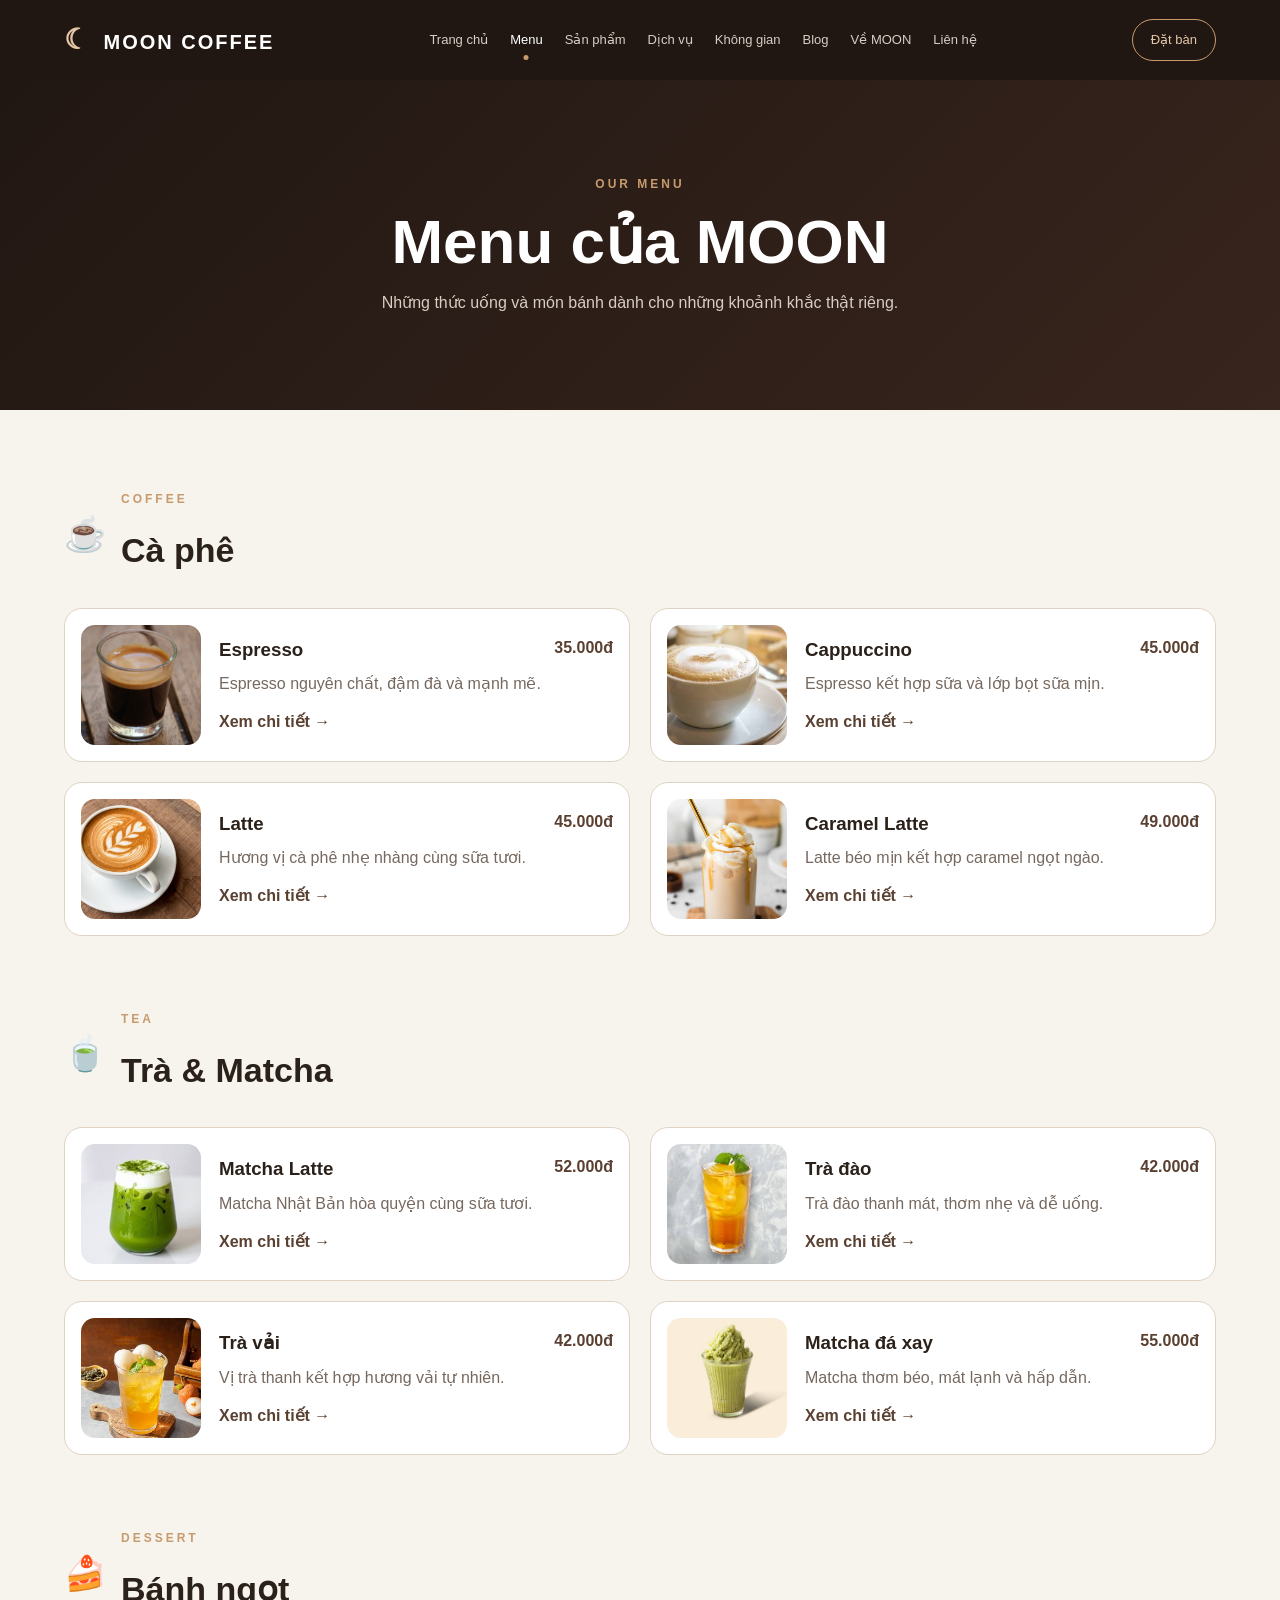
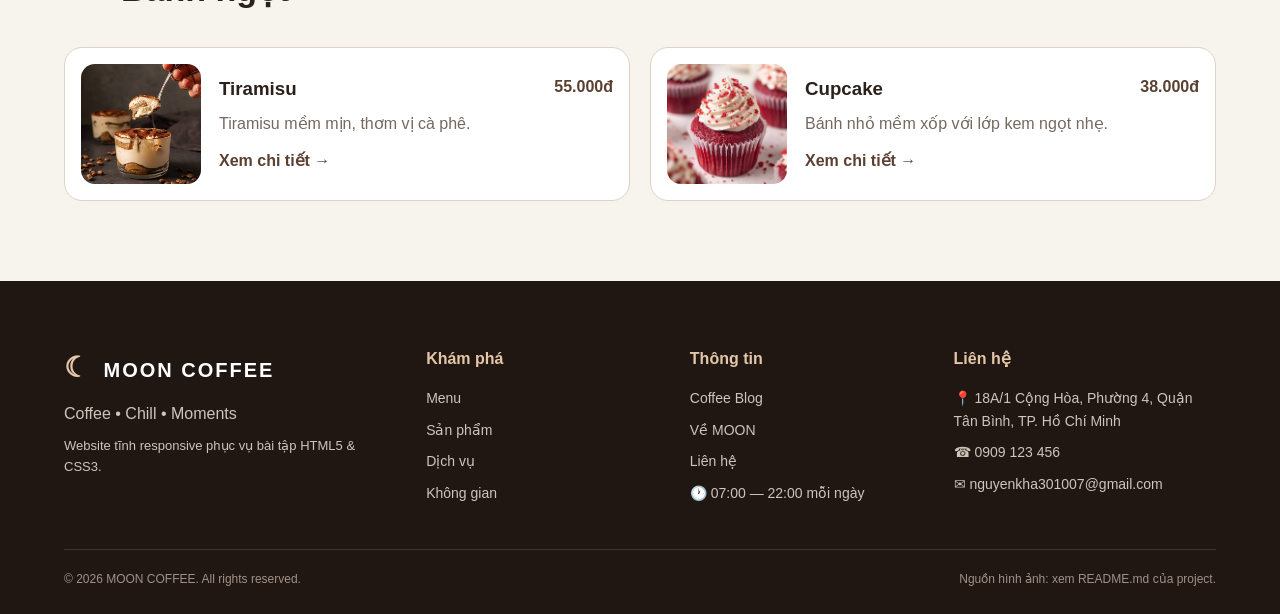
<file: menu.html>
<!DOCTYPE html>
<html lang="vi">
<head>
    <meta charset="UTF-8">
    <meta name="viewport" content="width=device-width, initial-scale=1.0">
    <meta name="description" content="Menu cà phê, trà, matcha và bánh ngọt tại MOON COFFEE.">
    <title>Menu - MOON COFFEE</title>
    <link rel="stylesheet" href="css/style.css">
</head>
<body>
    <header class="header">
        <a class="logo" href="index.html" aria-label="MOON COFFEE - Trang chủ"><span>☾</span> MOON COFFEE</a>
        <nav class="navbar" aria-label="Điều hướng chính">
                <a href="index.html">Trang chủ</a>
                <a href="menu.html" class="active">Menu</a>
                <a href="product.html">Sản phẩm</a>
                <a href="services.html">Dịch vụ</a>
                <a href="gallery.html">Không gian</a>
                <a href="blog.html">Blog</a>
                <a href="about.html">Về MOON</a>
                <a href="contact.html">Liên hệ</a>
        </nav>
        <a href="contact.html#contact-form" class="header-btn">Đặt bàn</a>
    </header>
    <main>
        <section class="page-banner"><p class="section-label">OUR MENU</p><h1>Menu của MOON</h1><p>Những thức uống và món bánh dành cho những khoảnh khắc thật riêng.</p></section>
        <div class="menu-page">
            <section class="menu-section"><div class="menu-title"><span>☕</span><div><p class="section-label">COFFEE</p><h2>Cà phê</h2></div></div><div class="menu-grid">                <a href="product.html#espresso" class="menu-item">
                    <div class="menu-item-image"><img src="images/espresso.jpg" alt="Espresso"></div>
                    <div class="menu-item-content"><div class="menu-item-title"><h3>Espresso</h3><strong>35.000đ</strong></div><p>Espresso nguyên chất, đậm đà và mạnh mẽ.</p><span class="product-link">Xem chi tiết →</span></div>
                </a>
                <a href="product.html#cappuccino" class="menu-item">
                    <div class="menu-item-image"><img src="images/Cappuccino.jpg" alt="Cappuccino"></div>
                    <div class="menu-item-content"><div class="menu-item-title"><h3>Cappuccino</h3><strong>45.000đ</strong></div><p>Espresso kết hợp sữa và lớp bọt sữa mịn.</p><span class="product-link">Xem chi tiết →</span></div>
                </a>
                <a href="product.html#latte" class="menu-item">
                    <div class="menu-item-image"><img src="images/latte.jpg" alt="Latte"></div>
                    <div class="menu-item-content"><div class="menu-item-title"><h3>Latte</h3><strong>45.000đ</strong></div><p>Hương vị cà phê nhẹ nhàng cùng sữa tươi.</p><span class="product-link">Xem chi tiết →</span></div>
                </a>
                <a href="product.html#caramel-latte" class="menu-item">
                    <div class="menu-item-image"><img src="images/Caramel latte.jpg" alt="Caramel Latte"></div>
                    <div class="menu-item-content"><div class="menu-item-title"><h3>Caramel Latte</h3><strong>49.000đ</strong></div><p>Latte béo mịn kết hợp caramel ngọt ngào.</p><span class="product-link">Xem chi tiết →</span></div>
                </a></div></section>
            <section class="menu-section"><div class="menu-title"><span>🍵</span><div><p class="section-label">TEA</p><h2>Trà & Matcha</h2></div></div><div class="menu-grid">                <a href="product.html#matcha-latte" class="menu-item">
                    <div class="menu-item-image"><img src="images/matcha.jpg" alt="Matcha Latte"></div>
                    <div class="menu-item-content"><div class="menu-item-title"><h3>Matcha Latte</h3><strong>52.000đ</strong></div><p>Matcha Nhật Bản hòa quyện cùng sữa tươi.</p><span class="product-link">Xem chi tiết →</span></div>
                </a>
                <a href="product.html#tra-dao" class="menu-item">
                    <div class="menu-item-image"><img src="images/trà đào.jpg" alt="Trà đào"></div>
                    <div class="menu-item-content"><div class="menu-item-title"><h3>Trà đào</h3><strong>42.000đ</strong></div><p>Trà đào thanh mát, thơm nhẹ và dễ uống.</p><span class="product-link">Xem chi tiết →</span></div>
                </a>
                <a href="product.html#tra-vai" class="menu-item">
                    <div class="menu-item-image"><img src="images/trà vải.jpg" alt="Trà vải"></div>
                    <div class="menu-item-content"><div class="menu-item-title"><h3>Trà vải</h3><strong>42.000đ</strong></div><p>Vị trà thanh kết hợp hương vải tự nhiên.</p><span class="product-link">Xem chi tiết →</span></div>
                </a>
                <a href="product.html#matcha-da-xay" class="menu-item">
                    <div class="menu-item-image"><img src="images/Matcha đá xay.jpg" alt="Matcha đá xay"></div>
                    <div class="menu-item-content"><div class="menu-item-title"><h3>Matcha đá xay</h3><strong>55.000đ</strong></div><p>Matcha thơm béo, mát lạnh và hấp dẫn.</p><span class="product-link">Xem chi tiết →</span></div>
                </a></div></section>
            <section class="menu-section"><div class="menu-title"><span>🍰</span><div><p class="section-label">DESSERT</p><h2>Bánh ngọt</h2></div></div><div class="menu-grid">                <a href="product.html#tiramisu" class="menu-item">
                    <div class="menu-item-image"><img src="images/Tiramisu.jpg" alt="Tiramisu"></div>
                    <div class="menu-item-content"><div class="menu-item-title"><h3>Tiramisu</h3><strong>55.000đ</strong></div><p>Tiramisu mềm mịn, thơm vị cà phê.</p><span class="product-link">Xem chi tiết →</span></div>
                </a>
                <a href="product.html#cupcake" class="menu-item">
                    <div class="menu-item-image"><img src="images/Cupcake.jpg" alt="Cupcake"></div>
                    <div class="menu-item-content"><div class="menu-item-title"><h3>Cupcake</h3><strong>38.000đ</strong></div><p>Bánh nhỏ mềm xốp với lớp kem ngọt nhẹ.</p><span class="product-link">Xem chi tiết →</span></div>
                </a></div></section>
        </div>
    </main>
    <footer class="footer">
        <div class="footer-content">
            <div class="footer-brand">
                <a class="logo" href="index.html"><span>☾</span> MOON COFFEE</a>
                <p>Coffee • Chill • Moments</p>
                <p class="footer-note">Website tĩnh responsive phục vụ bài tập HTML5 & CSS3.</p>
            </div>
            <div class="footer-column">
                <h4>Khám phá</h4>
                <a href="menu.html">Menu</a>
                <a href="product.html">Sản phẩm</a>
                <a href="services.html">Dịch vụ</a>
                <a href="gallery.html">Không gian</a>
            </div>
            <div class="footer-column">
                <h4>Thông tin</h4>
                <a href="blog.html">Coffee Blog</a>
                <a href="about.html">Về MOON</a>
                <a href="contact.html">Liên hệ</a>
                <span>🕐 07:00 — 22:00 mỗi ngày</span>
            </div>
            <div class="footer-column">
                <h4>Liên hệ</h4>
                <p>📍 18A/1 Cộng Hòa, Phường 4, Quận Tân Bình, TP. Hồ Chí Minh</p>
                <p>☎ 0909 123 456</p>
                <p>✉ nguyenkha301007@gmail.com</p>
            </div>
        </div>
        <div class="copyright">
            <span>© 2026 MOON COFFEE. All rights reserved.</span>
            <span>Nguồn hình ảnh: xem README.md của project.</span>
        </div>
    </footer>
</body>
</html>
</file>
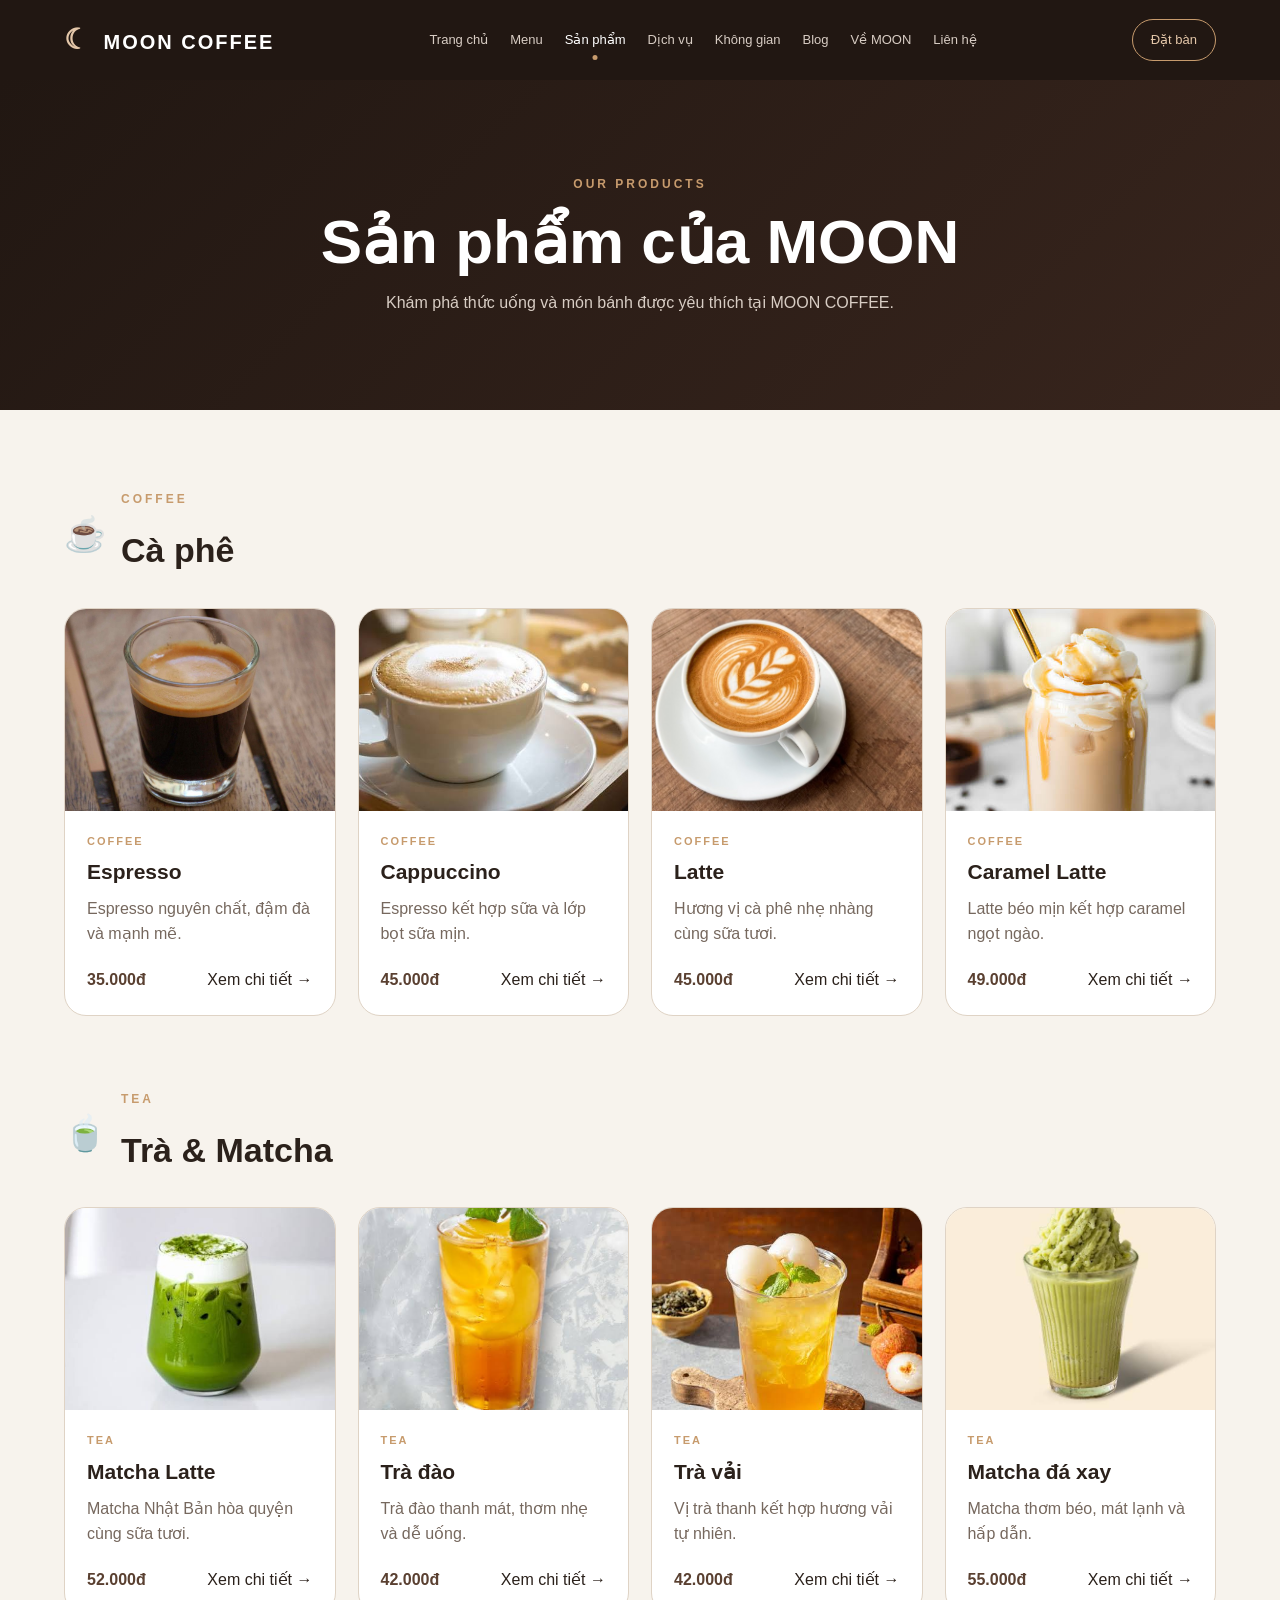
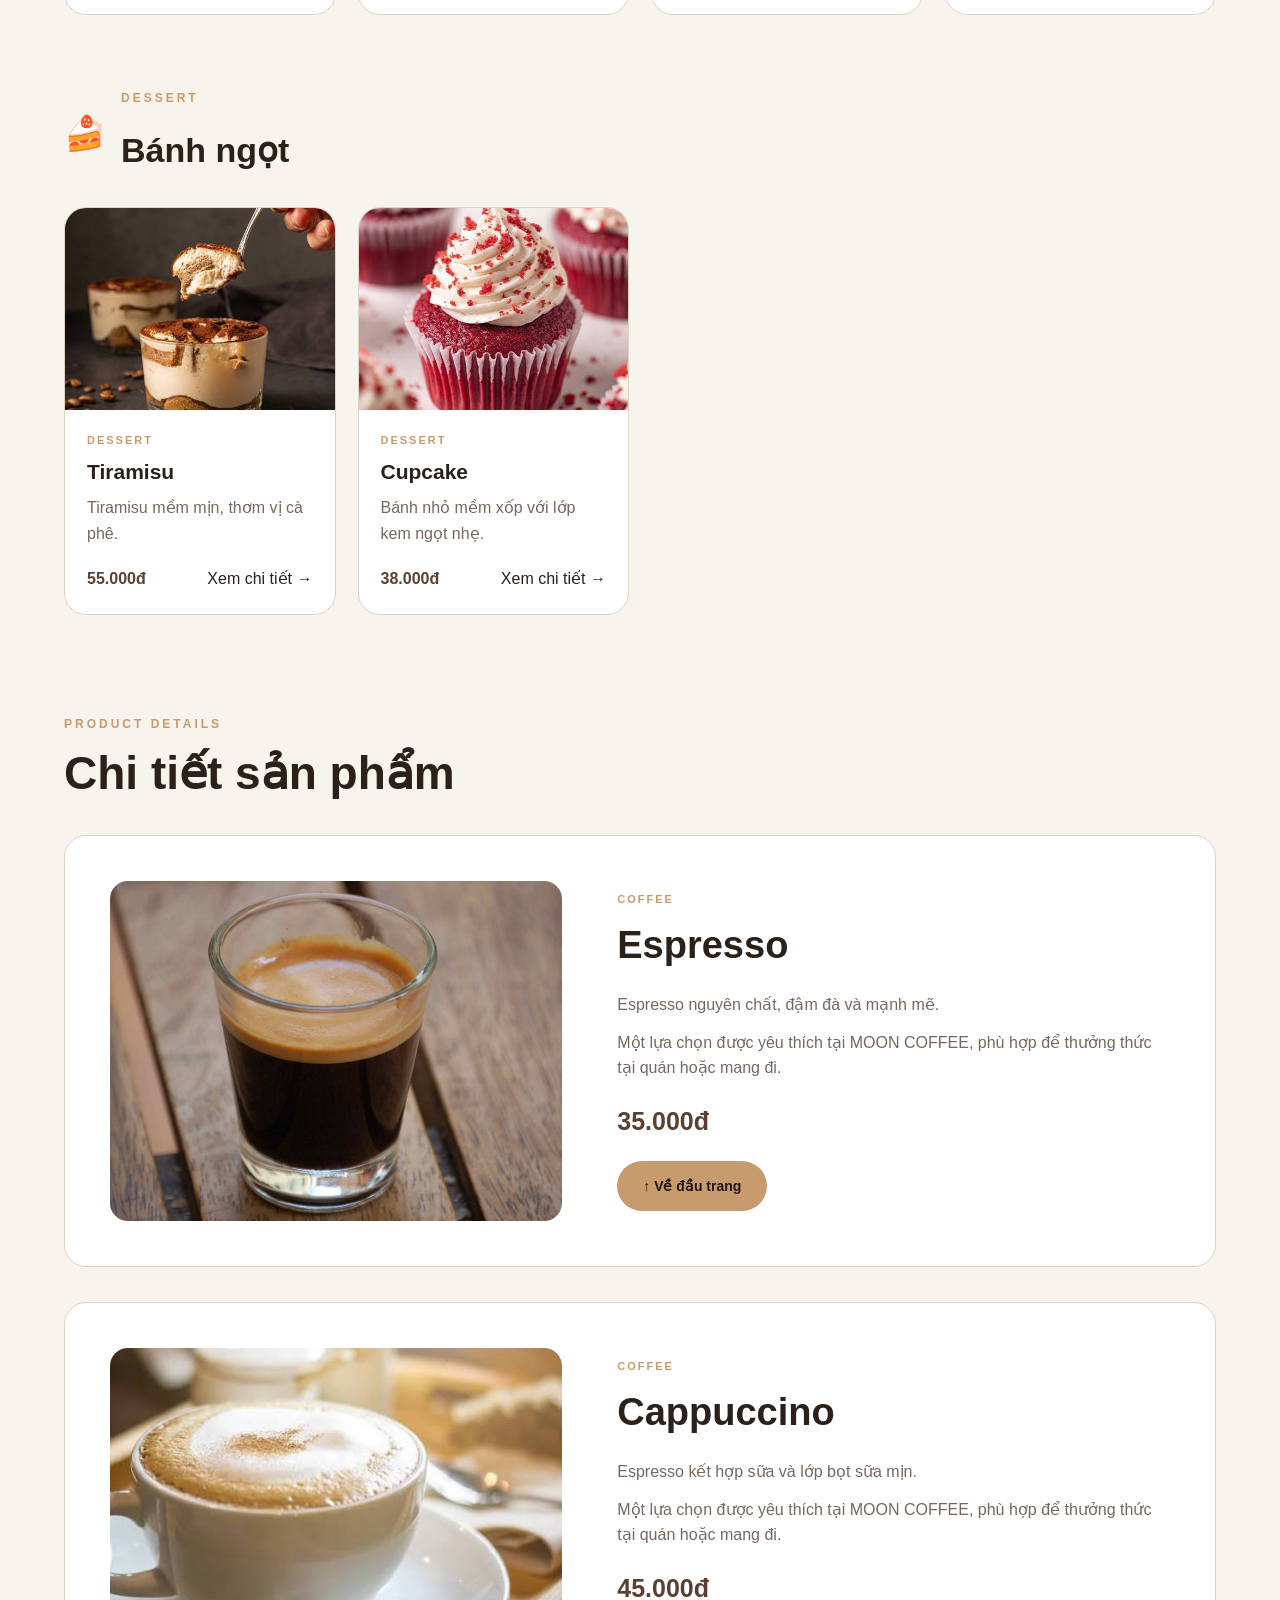
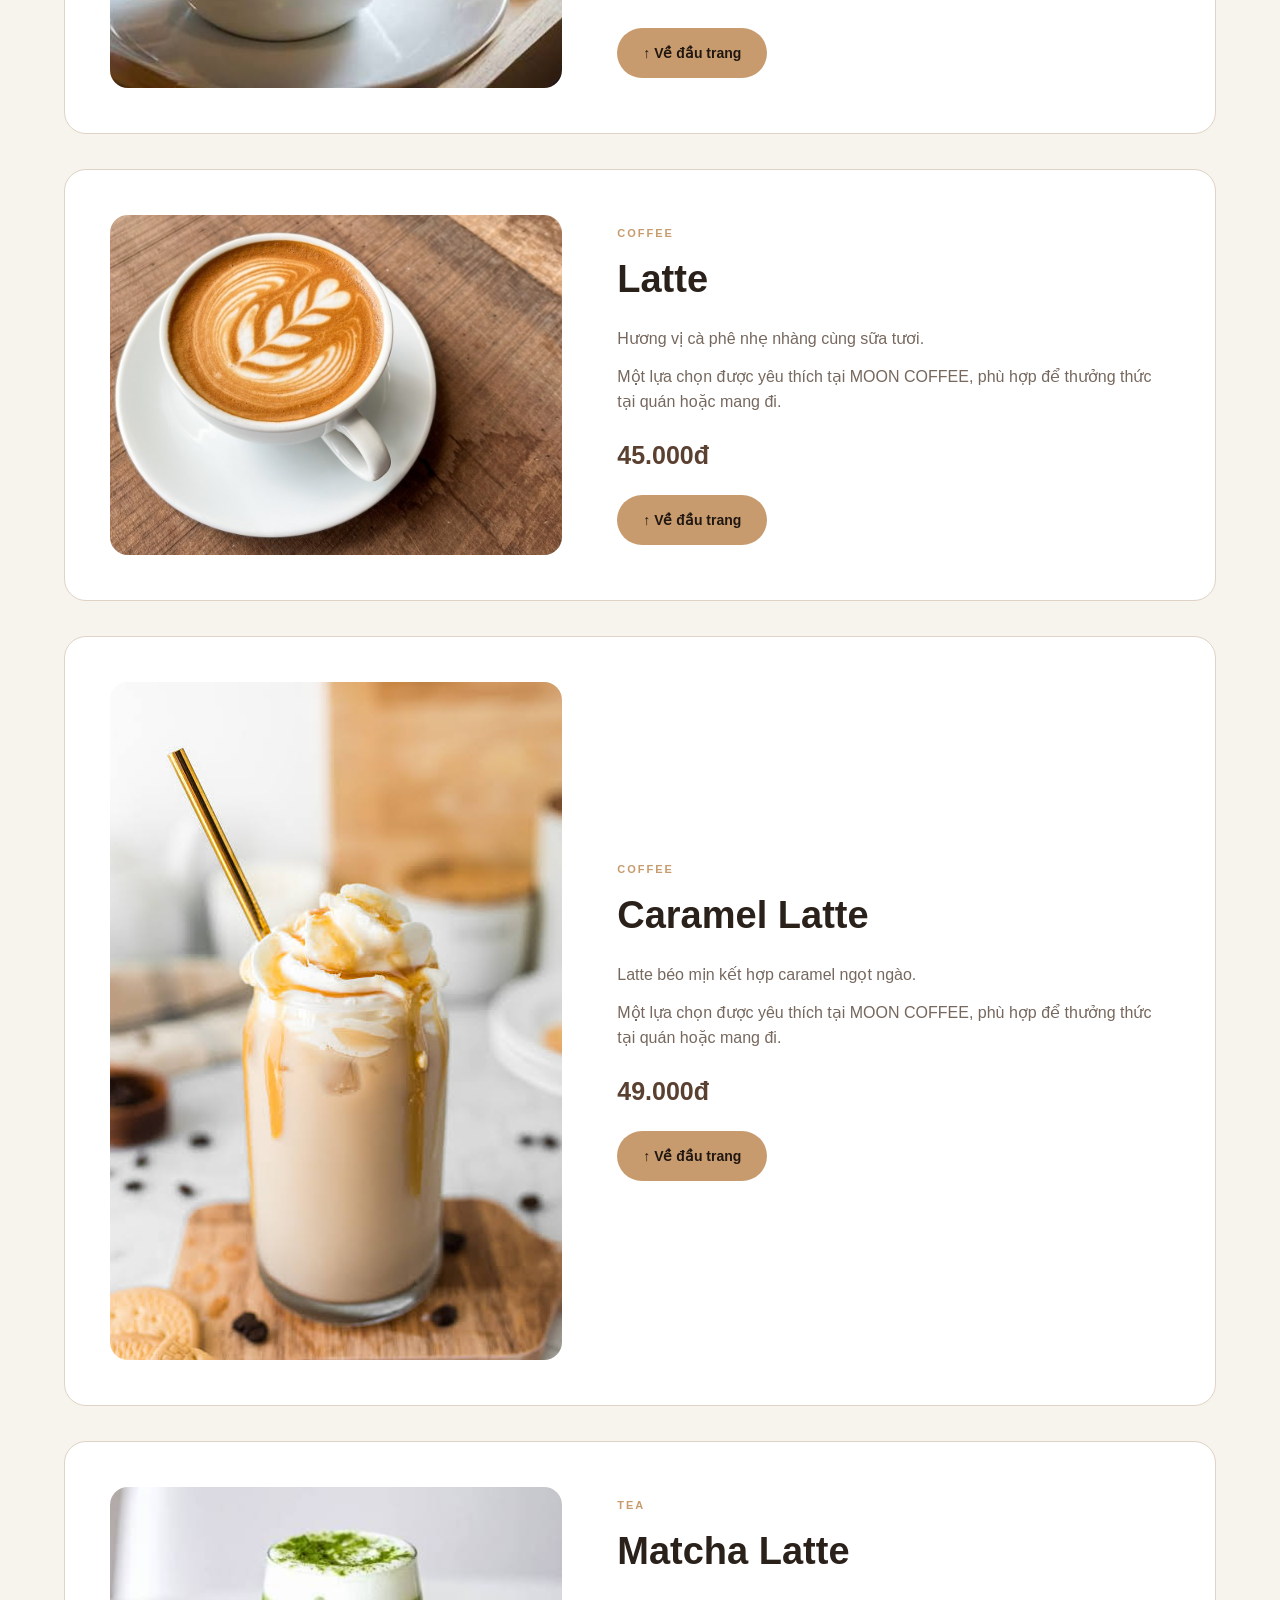
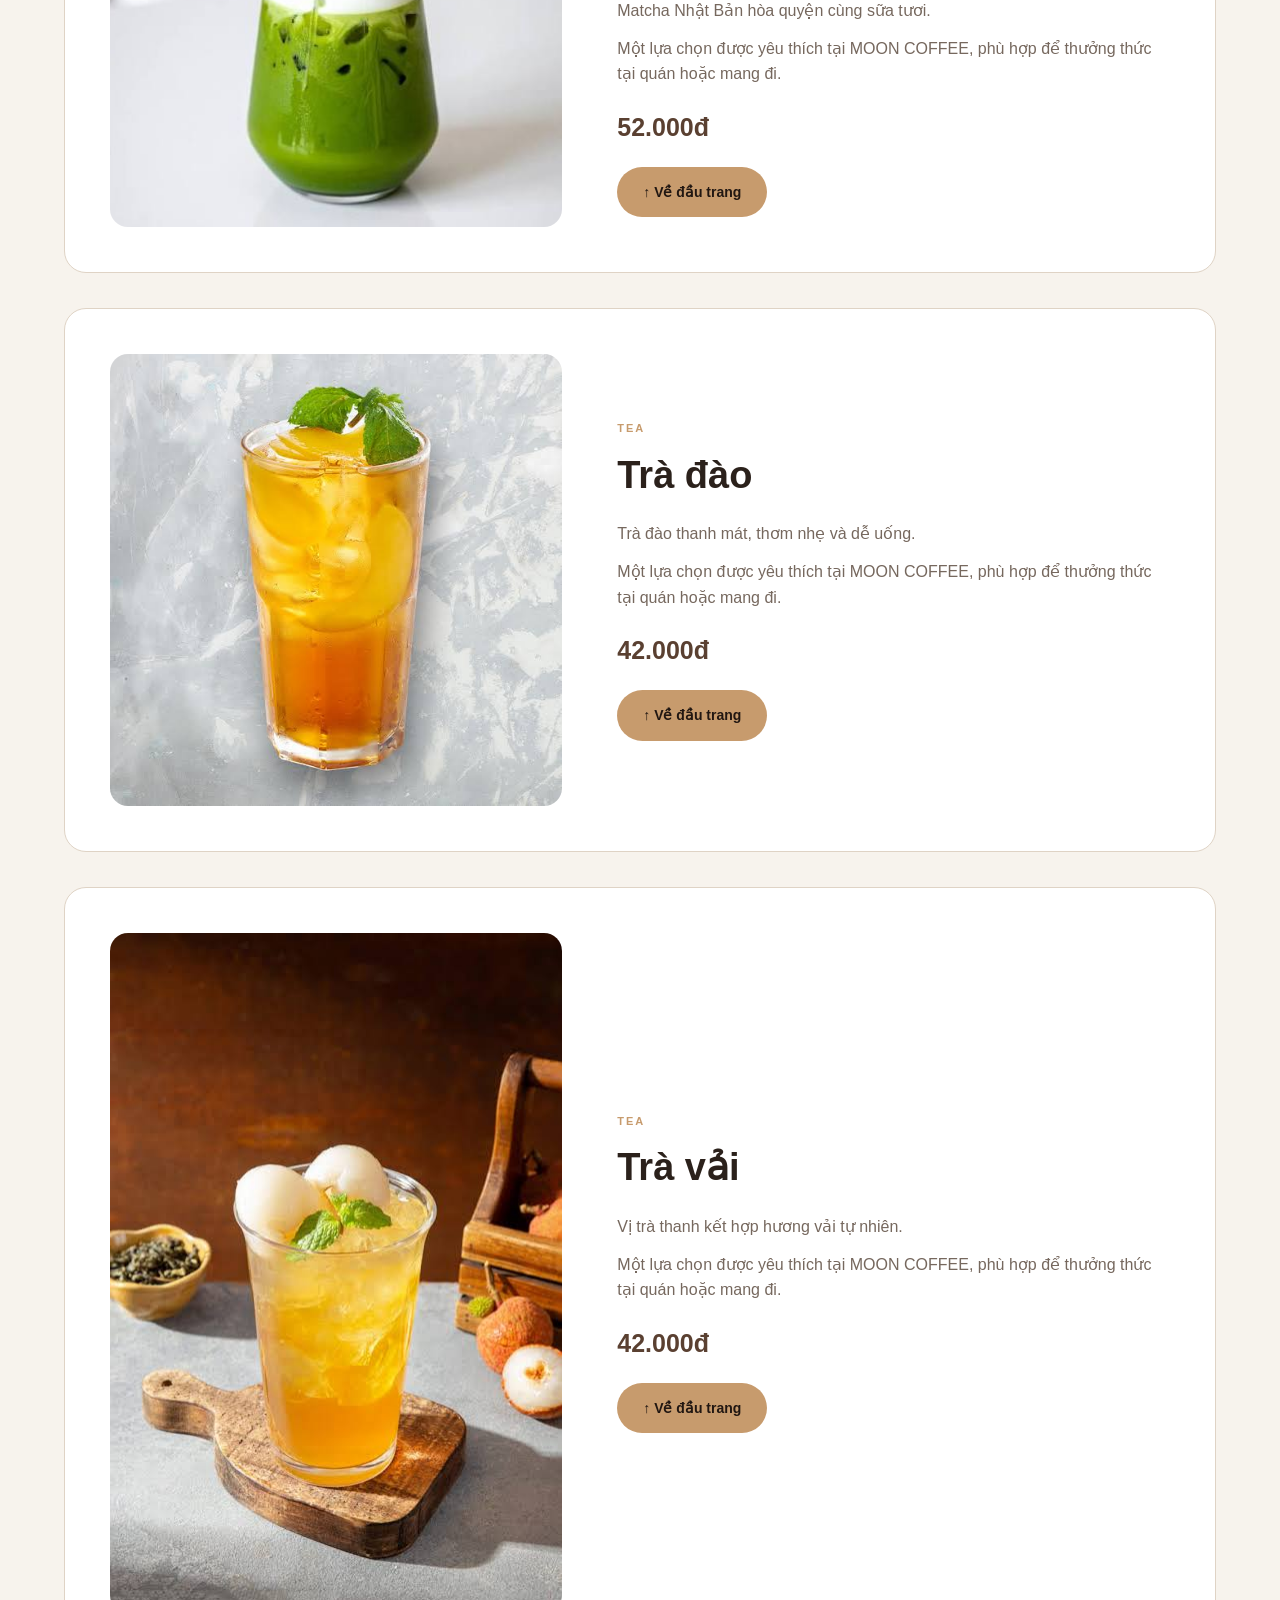
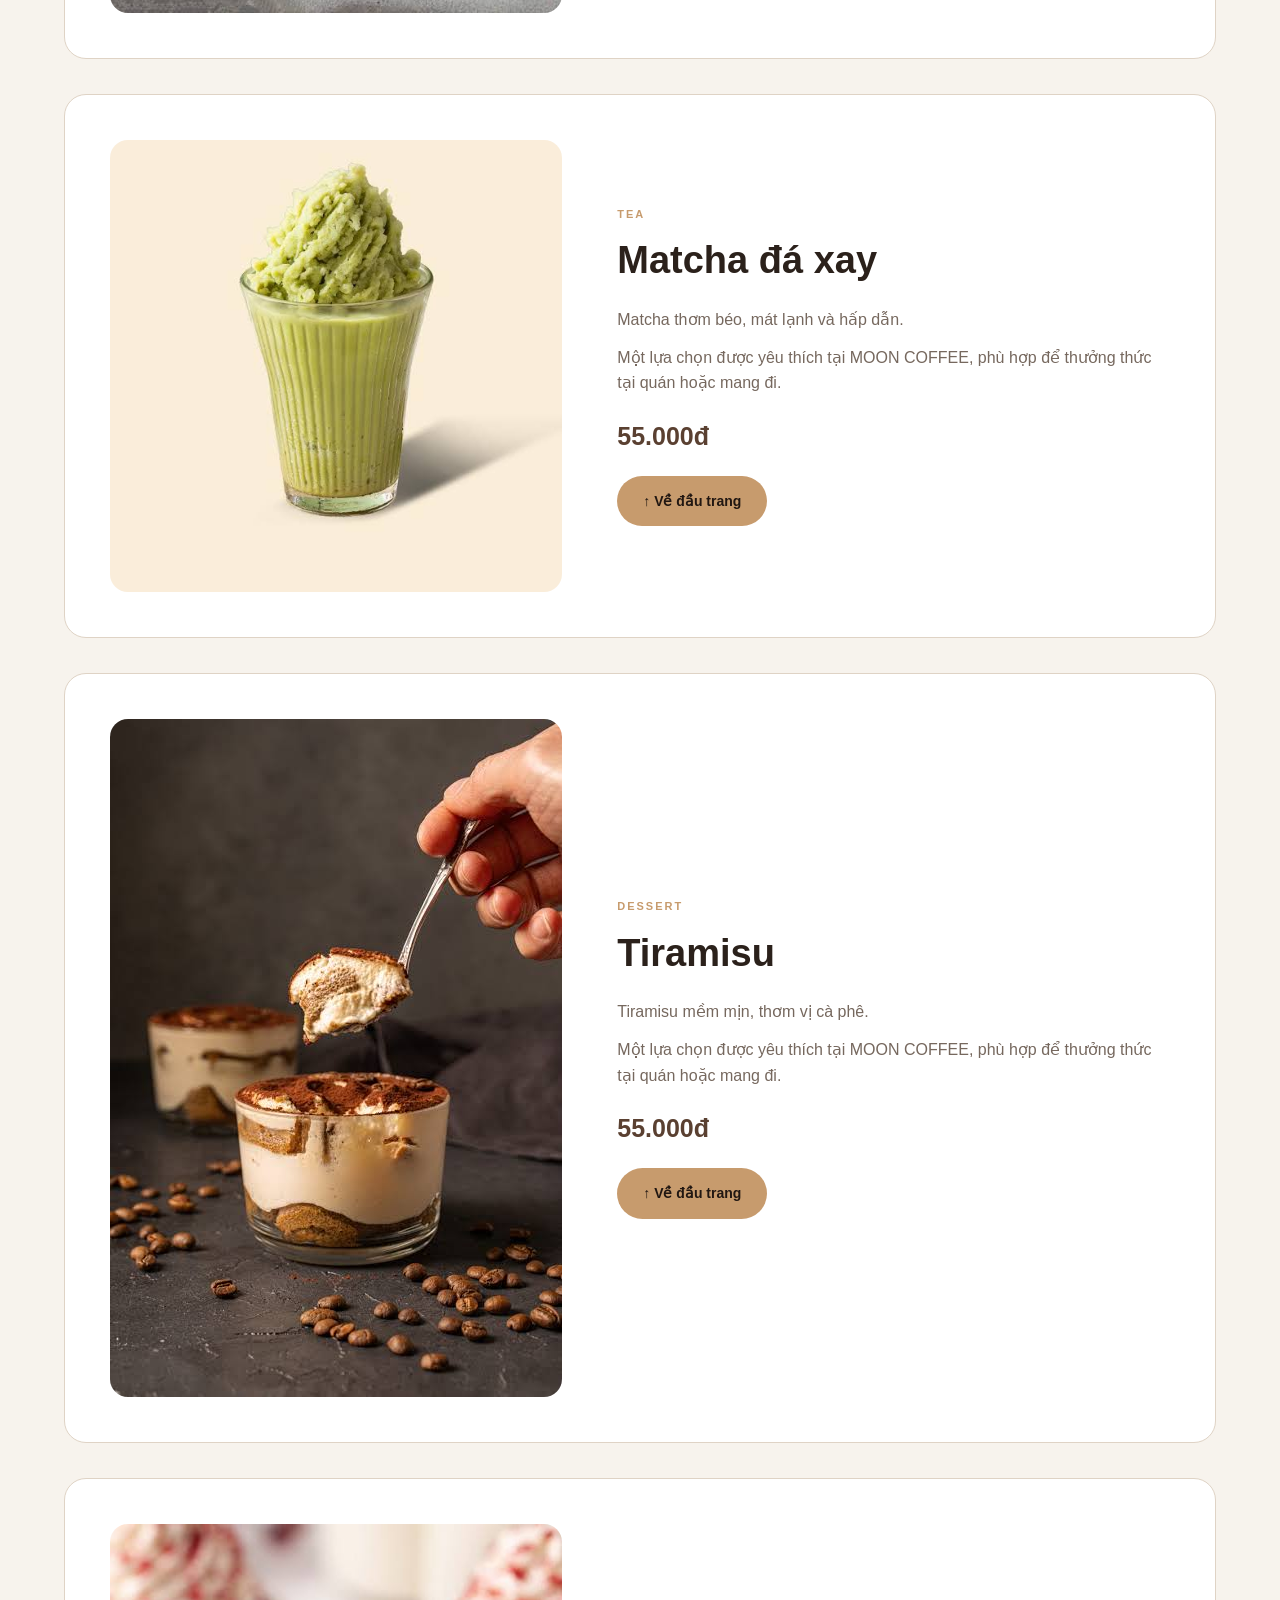
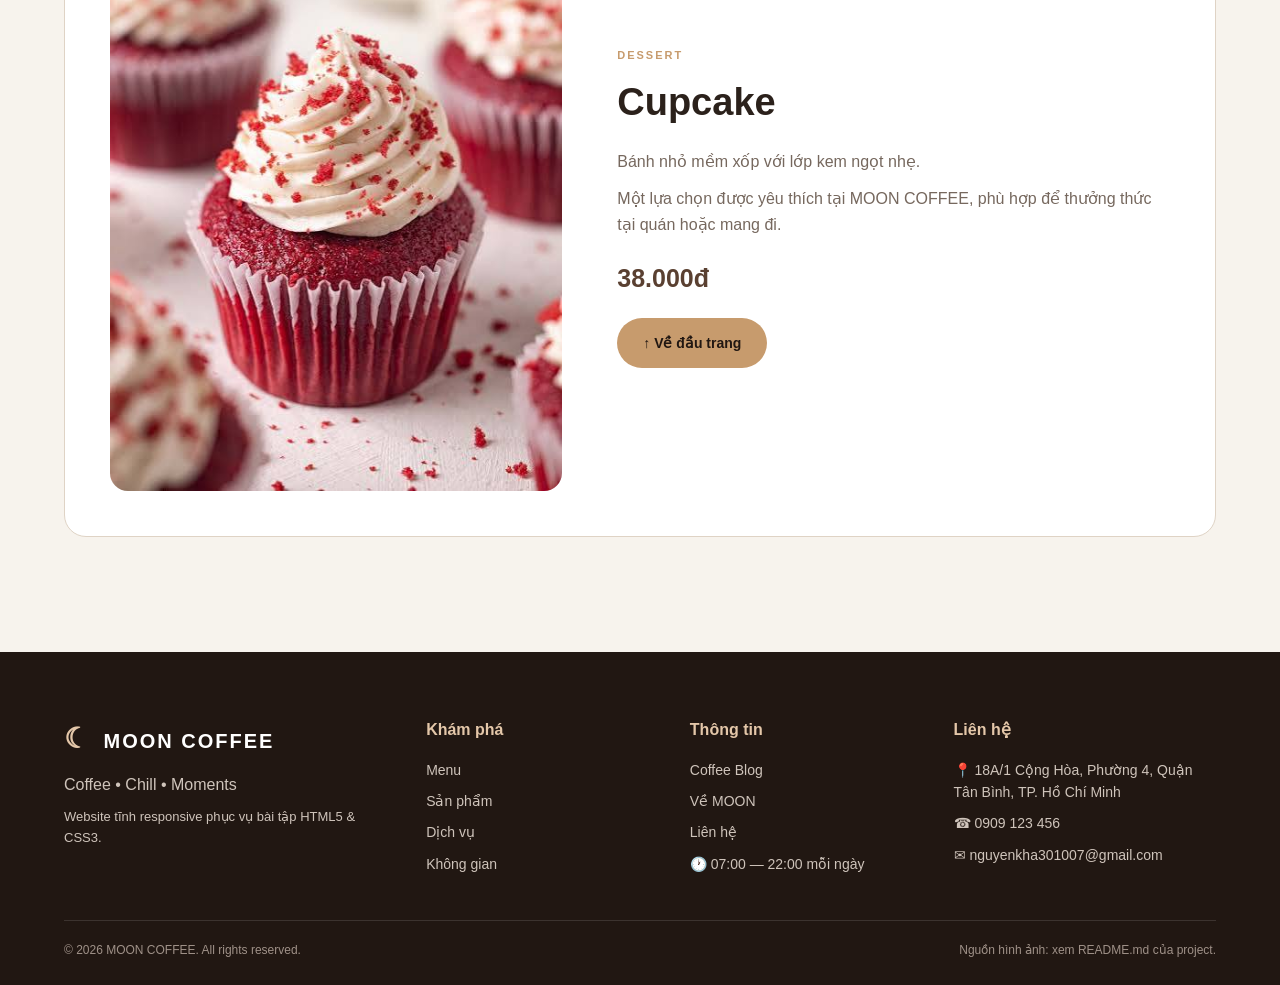
<file: product.html>
<!DOCTYPE html>
<html lang="vi">
<head>
    <meta charset="UTF-8">
    <meta name="viewport" content="width=device-width, initial-scale=1.0">
    <meta name="description" content="Danh sách và chi tiết sản phẩm tại MOON COFFEE.">
    <title>Sản phẩm - MOON COFFEE</title>
    <link rel="stylesheet" href="css/style.css">
</head>
<body>
    <header class="header">
        <a class="logo" href="index.html" aria-label="MOON COFFEE - Trang chủ"><span>☾</span> MOON COFFEE</a>
        <nav class="navbar" aria-label="Điều hướng chính">
                <a href="index.html">Trang chủ</a>
                <a href="menu.html">Menu</a>
                <a href="product.html" class="active">Sản phẩm</a>
                <a href="services.html">Dịch vụ</a>
                <a href="gallery.html">Không gian</a>
                <a href="blog.html">Blog</a>
                <a href="about.html">Về MOON</a>
                <a href="contact.html">Liên hệ</a>
        </nav>
        <a href="contact.html#contact-form" class="header-btn">Đặt bàn</a>
    </header>
    <main id="top">
        <section class="page-banner"><p class="section-label">OUR PRODUCTS</p><h1>Sản phẩm của MOON</h1><p>Khám phá thức uống và món bánh được yêu thích tại MOON COFFEE.</p></section>
        <div class="menu-page">
            <section class="menu-section"><div class="menu-title"><span>☕</span><div><p class="section-label">COFFEE</p><h2>Cà phê</h2></div></div><div class="product-grid">                <a href="#espresso" class="product-card">
                    <div class="product-image"><img src="images/espresso.jpg" alt="Espresso"></div>
                    <div class="product-info"><p class="product-category">COFFEE</p><h3>Espresso</h3><p>Espresso nguyên chất, đậm đà và mạnh mẽ.</p><div class="product-bottom"><strong>35.000đ</strong><span>Xem chi tiết →</span></div></div>
                </a>
                <a href="#cappuccino" class="product-card">
                    <div class="product-image"><img src="images/Cappuccino.jpg" alt="Cappuccino"></div>
                    <div class="product-info"><p class="product-category">COFFEE</p><h3>Cappuccino</h3><p>Espresso kết hợp sữa và lớp bọt sữa mịn.</p><div class="product-bottom"><strong>45.000đ</strong><span>Xem chi tiết →</span></div></div>
                </a>
                <a href="#latte" class="product-card">
                    <div class="product-image"><img src="images/latte.jpg" alt="Latte"></div>
                    <div class="product-info"><p class="product-category">COFFEE</p><h3>Latte</h3><p>Hương vị cà phê nhẹ nhàng cùng sữa tươi.</p><div class="product-bottom"><strong>45.000đ</strong><span>Xem chi tiết →</span></div></div>
                </a>
                <a href="#caramel-latte" class="product-card">
                    <div class="product-image"><img src="images/Caramel latte.jpg" alt="Caramel Latte"></div>
                    <div class="product-info"><p class="product-category">COFFEE</p><h3>Caramel Latte</h3><p>Latte béo mịn kết hợp caramel ngọt ngào.</p><div class="product-bottom"><strong>49.000đ</strong><span>Xem chi tiết →</span></div></div>
                </a></div></section>
            <section class="menu-section"><div class="menu-title"><span>🍵</span><div><p class="section-label">TEA</p><h2>Trà & Matcha</h2></div></div><div class="product-grid">                <a href="#matcha-latte" class="product-card">
                    <div class="product-image"><img src="images/matcha.jpg" alt="Matcha Latte"></div>
                    <div class="product-info"><p class="product-category">TEA</p><h3>Matcha Latte</h3><p>Matcha Nhật Bản hòa quyện cùng sữa tươi.</p><div class="product-bottom"><strong>52.000đ</strong><span>Xem chi tiết →</span></div></div>
                </a>
                <a href="#tra-dao" class="product-card">
                    <div class="product-image"><img src="images/trà đào.jpg" alt="Trà đào"></div>
                    <div class="product-info"><p class="product-category">TEA</p><h3>Trà đào</h3><p>Trà đào thanh mát, thơm nhẹ và dễ uống.</p><div class="product-bottom"><strong>42.000đ</strong><span>Xem chi tiết →</span></div></div>
                </a>
                <a href="#tra-vai" class="product-card">
                    <div class="product-image"><img src="images/trà vải.jpg" alt="Trà vải"></div>
                    <div class="product-info"><p class="product-category">TEA</p><h3>Trà vải</h3><p>Vị trà thanh kết hợp hương vải tự nhiên.</p><div class="product-bottom"><strong>42.000đ</strong><span>Xem chi tiết →</span></div></div>
                </a>
                <a href="#matcha-da-xay" class="product-card">
                    <div class="product-image"><img src="images/Matcha đá xay.jpg" alt="Matcha đá xay"></div>
                    <div class="product-info"><p class="product-category">TEA</p><h3>Matcha đá xay</h3><p>Matcha thơm béo, mát lạnh và hấp dẫn.</p><div class="product-bottom"><strong>55.000đ</strong><span>Xem chi tiết →</span></div></div>
                </a></div></section>
            <section class="menu-section"><div class="menu-title"><span>🍰</span><div><p class="section-label">DESSERT</p><h2>Bánh ngọt</h2></div></div><div class="product-grid">                <a href="#tiramisu" class="product-card">
                    <div class="product-image"><img src="images/Tiramisu.jpg" alt="Tiramisu"></div>
                    <div class="product-info"><p class="product-category">DESSERT</p><h3>Tiramisu</h3><p>Tiramisu mềm mịn, thơm vị cà phê.</p><div class="product-bottom"><strong>55.000đ</strong><span>Xem chi tiết →</span></div></div>
                </a>
                <a href="#cupcake" class="product-card">
                    <div class="product-image"><img src="images/Cupcake.jpg" alt="Cupcake"></div>
                    <div class="product-info"><p class="product-category">DESSERT</p><h3>Cupcake</h3><p>Bánh nhỏ mềm xốp với lớp kem ngọt nhẹ.</p><div class="product-bottom"><strong>38.000đ</strong><span>Xem chi tiết →</span></div></div>
                </a></div></section>
            <section class="related"><div class="section-heading"><div><p class="section-label">PRODUCT DETAILS</p><h2>Chi tiết sản phẩm</h2></div></div>            <article class="product-detail" id="espresso">
                <div class="detail-image"><img src="images/espresso.jpg" alt="Espresso"></div>
                <div class="detail-content"><p class="product-category">COFFEE</p><h2>Espresso</h2><p class="detail-description">Espresso nguyên chất, đậm đà và mạnh mẽ.</p><p class="detail-description">Một lựa chọn được yêu thích tại MOON COFFEE, phù hợp để thưởng thức tại quán hoặc mang đi.</p><div class="detail-price">35.000đ</div><a href="#top" class="btn primary-btn">↑ Về đầu trang</a></div>
            </article>
            <article class="product-detail" id="cappuccino">
                <div class="detail-image"><img src="images/Cappuccino.jpg" alt="Cappuccino"></div>
                <div class="detail-content"><p class="product-category">COFFEE</p><h2>Cappuccino</h2><p class="detail-description">Espresso kết hợp sữa và lớp bọt sữa mịn.</p><p class="detail-description">Một lựa chọn được yêu thích tại MOON COFFEE, phù hợp để thưởng thức tại quán hoặc mang đi.</p><div class="detail-price">45.000đ</div><a href="#top" class="btn primary-btn">↑ Về đầu trang</a></div>
            </article>
            <article class="product-detail" id="latte">
                <div class="detail-image"><img src="images/latte.jpg" alt="Latte"></div>
                <div class="detail-content"><p class="product-category">COFFEE</p><h2>Latte</h2><p class="detail-description">Hương vị cà phê nhẹ nhàng cùng sữa tươi.</p><p class="detail-description">Một lựa chọn được yêu thích tại MOON COFFEE, phù hợp để thưởng thức tại quán hoặc mang đi.</p><div class="detail-price">45.000đ</div><a href="#top" class="btn primary-btn">↑ Về đầu trang</a></div>
            </article>
            <article class="product-detail" id="caramel-latte">
                <div class="detail-image"><img src="images/Caramel latte.jpg" alt="Caramel Latte"></div>
                <div class="detail-content"><p class="product-category">COFFEE</p><h2>Caramel Latte</h2><p class="detail-description">Latte béo mịn kết hợp caramel ngọt ngào.</p><p class="detail-description">Một lựa chọn được yêu thích tại MOON COFFEE, phù hợp để thưởng thức tại quán hoặc mang đi.</p><div class="detail-price">49.000đ</div><a href="#top" class="btn primary-btn">↑ Về đầu trang</a></div>
            </article>
            <article class="product-detail" id="matcha-latte">
                <div class="detail-image"><img src="images/matcha.jpg" alt="Matcha Latte"></div>
                <div class="detail-content"><p class="product-category">TEA</p><h2>Matcha Latte</h2><p class="detail-description">Matcha Nhật Bản hòa quyện cùng sữa tươi.</p><p class="detail-description">Một lựa chọn được yêu thích tại MOON COFFEE, phù hợp để thưởng thức tại quán hoặc mang đi.</p><div class="detail-price">52.000đ</div><a href="#top" class="btn primary-btn">↑ Về đầu trang</a></div>
            </article>
            <article class="product-detail" id="tra-dao">
                <div class="detail-image"><img src="images/trà đào.jpg" alt="Trà đào"></div>
                <div class="detail-content"><p class="product-category">TEA</p><h2>Trà đào</h2><p class="detail-description">Trà đào thanh mát, thơm nhẹ và dễ uống.</p><p class="detail-description">Một lựa chọn được yêu thích tại MOON COFFEE, phù hợp để thưởng thức tại quán hoặc mang đi.</p><div class="detail-price">42.000đ</div><a href="#top" class="btn primary-btn">↑ Về đầu trang</a></div>
            </article>
            <article class="product-detail" id="tra-vai">
                <div class="detail-image"><img src="images/trà vải.jpg" alt="Trà vải"></div>
                <div class="detail-content"><p class="product-category">TEA</p><h2>Trà vải</h2><p class="detail-description">Vị trà thanh kết hợp hương vải tự nhiên.</p><p class="detail-description">Một lựa chọn được yêu thích tại MOON COFFEE, phù hợp để thưởng thức tại quán hoặc mang đi.</p><div class="detail-price">42.000đ</div><a href="#top" class="btn primary-btn">↑ Về đầu trang</a></div>
            </article>
            <article class="product-detail" id="matcha-da-xay">
                <div class="detail-image"><img src="images/Matcha đá xay.jpg" alt="Matcha đá xay"></div>
                <div class="detail-content"><p class="product-category">TEA</p><h2>Matcha đá xay</h2><p class="detail-description">Matcha thơm béo, mát lạnh và hấp dẫn.</p><p class="detail-description">Một lựa chọn được yêu thích tại MOON COFFEE, phù hợp để thưởng thức tại quán hoặc mang đi.</p><div class="detail-price">55.000đ</div><a href="#top" class="btn primary-btn">↑ Về đầu trang</a></div>
            </article>
            <article class="product-detail" id="tiramisu">
                <div class="detail-image"><img src="images/Tiramisu.jpg" alt="Tiramisu"></div>
                <div class="detail-content"><p class="product-category">DESSERT</p><h2>Tiramisu</h2><p class="detail-description">Tiramisu mềm mịn, thơm vị cà phê.</p><p class="detail-description">Một lựa chọn được yêu thích tại MOON COFFEE, phù hợp để thưởng thức tại quán hoặc mang đi.</p><div class="detail-price">55.000đ</div><a href="#top" class="btn primary-btn">↑ Về đầu trang</a></div>
            </article>
            <article class="product-detail" id="cupcake">
                <div class="detail-image"><img src="images/Cupcake.jpg" alt="Cupcake"></div>
                <div class="detail-content"><p class="product-category">DESSERT</p><h2>Cupcake</h2><p class="detail-description">Bánh nhỏ mềm xốp với lớp kem ngọt nhẹ.</p><p class="detail-description">Một lựa chọn được yêu thích tại MOON COFFEE, phù hợp để thưởng thức tại quán hoặc mang đi.</p><div class="detail-price">38.000đ</div><a href="#top" class="btn primary-btn">↑ Về đầu trang</a></div>
            </article></section>
        </div>
    </main>
    <footer class="footer">
        <div class="footer-content">
            <div class="footer-brand">
                <a class="logo" href="index.html"><span>☾</span> MOON COFFEE</a>
                <p>Coffee • Chill • Moments</p>
                <p class="footer-note">Website tĩnh responsive phục vụ bài tập HTML5 & CSS3.</p>
            </div>
            <div class="footer-column">
                <h4>Khám phá</h4>
                <a href="menu.html">Menu</a>
                <a href="product.html">Sản phẩm</a>
                <a href="services.html">Dịch vụ</a>
                <a href="gallery.html">Không gian</a>
            </div>
            <div class="footer-column">
                <h4>Thông tin</h4>
                <a href="blog.html">Coffee Blog</a>
                <a href="about.html">Về MOON</a>
                <a href="contact.html">Liên hệ</a>
                <span>🕐 07:00 — 22:00 mỗi ngày</span>
            </div>
            <div class="footer-column">
                <h4>Liên hệ</h4>
                <p>📍 18A/1 Cộng Hòa, Phường 4, Quận Tân Bình, TP. Hồ Chí Minh</p>
                <p>☎ 0909 123 456</p>
                <p>✉ nguyenkha301007@gmail.com</p>
            </div>
        </div>
        <div class="copyright">
            <span>© 2026 MOON COFFEE. All rights reserved.</span>
            <span>Nguồn hình ảnh: xem README.md của project.</span>
        </div>
    </footer>
</body>
</html>
</file>
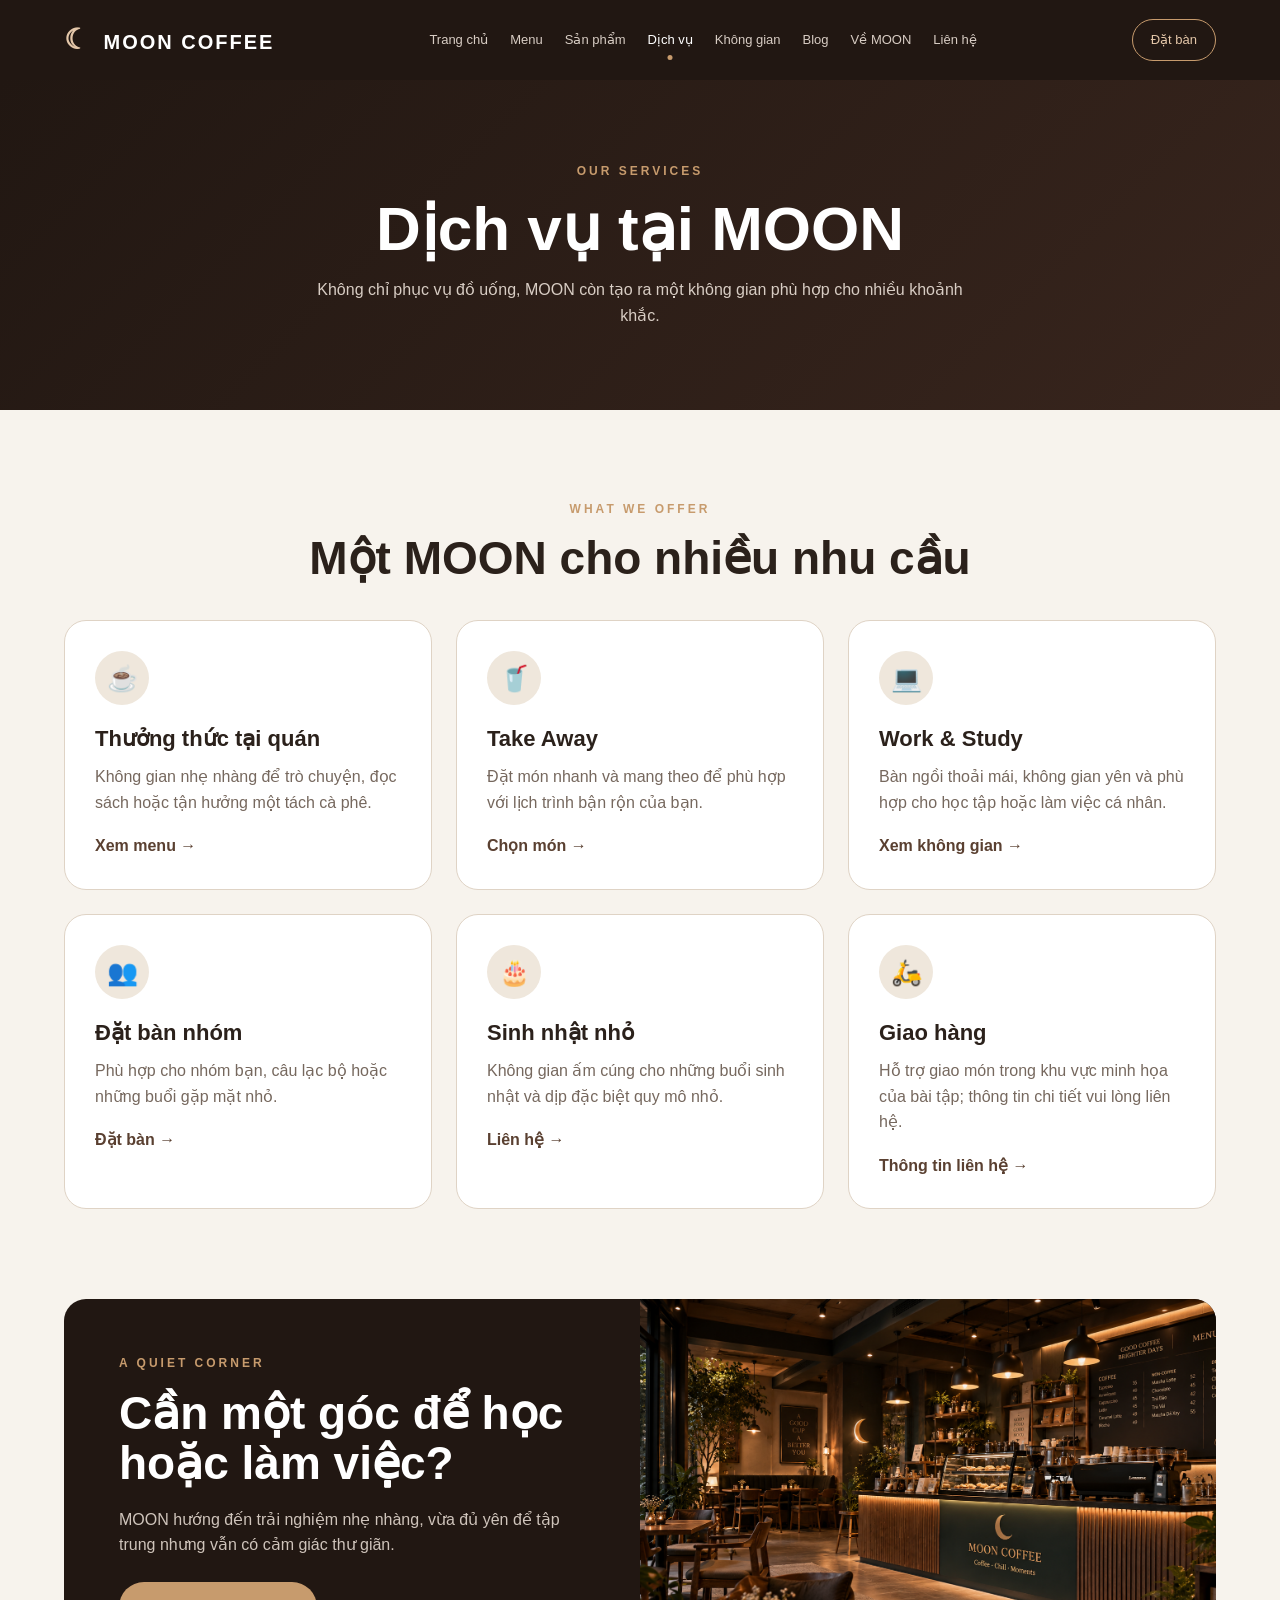
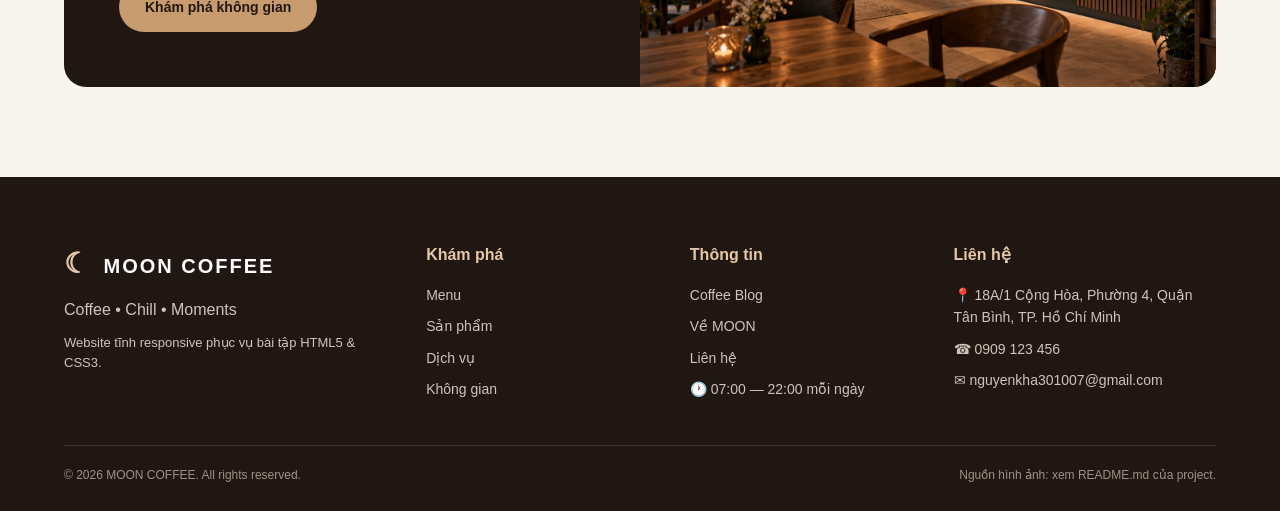
<file: services.html>
<!DOCTYPE html>
<html lang="vi">
<head>
    <meta charset="UTF-8">
    <meta name="viewport" content="width=device-width, initial-scale=1.0">
    <meta name="description" content="Các dịch vụ tại MOON COFFEE: tại quán, take away, học tập, đặt bàn và giao hàng.">
    <title>Dịch vụ - MOON COFFEE</title>
    <link rel="stylesheet" href="css/style.css">
</head>
<body>
    <header class="header">
        <a class="logo" href="index.html" aria-label="MOON COFFEE - Trang chủ"><span>☾</span> MOON COFFEE</a>
        <nav class="navbar" aria-label="Điều hướng chính">
                <a href="index.html">Trang chủ</a>
                <a href="menu.html">Menu</a>
                <a href="product.html">Sản phẩm</a>
                <a href="services.html" class="active">Dịch vụ</a>
                <a href="gallery.html">Không gian</a>
                <a href="blog.html">Blog</a>
                <a href="about.html">Về MOON</a>
                <a href="contact.html">Liên hệ</a>
        </nav>
        <a href="contact.html#contact-form" class="header-btn">Đặt bàn</a>
    </header>
    <main>
        <section class="page-banner"><p class="section-label">OUR SERVICES</p><h1>Dịch vụ tại MOON</h1><p>Không chỉ phục vụ đồ uống, MOON còn tạo ra một không gian phù hợp cho nhiều khoảnh khắc.</p></section>
        <section class="content-section">
            <div class="section-heading centered"><div><p class="section-label">WHAT WE OFFER</p><h2>Một MOON cho nhiều nhu cầu</h2></div></div>
            <div class="service-grid">
                <article class="service-card"><span class="big-icon">☕</span><h3>Thưởng thức tại quán</h3><p>Không gian nhẹ nhàng để trò chuyện, đọc sách hoặc tận hưởng một tách cà phê.</p><a href="menu.html" class="text-link">Xem menu →</a></article>
                <article class="service-card"><span class="big-icon">🥤</span><h3>Take Away</h3><p>Đặt món nhanh và mang theo để phù hợp với lịch trình bận rộn của bạn.</p><a href="menu.html" class="text-link">Chọn món →</a></article>
                <article class="service-card"><span class="big-icon">💻</span><h3>Work & Study</h3><p>Bàn ngồi thoải mái, không gian yên và phù hợp cho học tập hoặc làm việc cá nhân.</p><a href="gallery.html" class="text-link">Xem không gian →</a></article>
                <article class="service-card"><span class="big-icon">👥</span><h3>Đặt bàn nhóm</h3><p>Phù hợp cho nhóm bạn, câu lạc bộ hoặc những buổi gặp mặt nhỏ.</p><a href="contact.html#contact-form" class="text-link">Đặt bàn →</a></article>
                <article class="service-card"><span class="big-icon">🎂</span><h3>Sinh nhật nhỏ</h3><p>Không gian ấm cúng cho những buổi sinh nhật và dịp đặc biệt quy mô nhỏ.</p><a href="contact.html#contact-form" class="text-link">Liên hệ →</a></article>
                <article class="service-card"><span class="big-icon">🛵</span><h3>Giao hàng</h3><p>Hỗ trợ giao món trong khu vực minh họa của bài tập; thông tin chi tiết vui lòng liên hệ.</p><a href="contact.html" class="text-link">Thông tin liên hệ →</a></article>
            </div>
        </section>
        <section class="split-callout"><div><p class="section-label">A QUIET CORNER</p><h2>Cần một góc để học hoặc làm việc?</h2><p>MOON hướng đến trải nghiệm nhẹ nhàng, vừa đủ yên để tập trung nhưng vẫn có cảm giác thư giãn.</p><a href="gallery.html" class="btn primary-btn">Khám phá không gian</a></div><img src="images/shop.png" alt="Không gian MOON COFFEE"></section>
    </main>
    <footer class="footer">
        <div class="footer-content">
            <div class="footer-brand">
                <a class="logo" href="index.html"><span>☾</span> MOON COFFEE</a>
                <p>Coffee • Chill • Moments</p>
                <p class="footer-note">Website tĩnh responsive phục vụ bài tập HTML5 & CSS3.</p>
            </div>
            <div class="footer-column">
                <h4>Khám phá</h4>
                <a href="menu.html">Menu</a>
                <a href="product.html">Sản phẩm</a>
                <a href="services.html">Dịch vụ</a>
                <a href="gallery.html">Không gian</a>
            </div>
            <div class="footer-column">
                <h4>Thông tin</h4>
                <a href="blog.html">Coffee Blog</a>
                <a href="about.html">Về MOON</a>
                <a href="contact.html">Liên hệ</a>
                <span>🕐 07:00 — 22:00 mỗi ngày</span>
            </div>
            <div class="footer-column">
                <h4>Liên hệ</h4>
                <p>📍 18A/1 Cộng Hòa, Phường 4, Quận Tân Bình, TP. Hồ Chí Minh</p>
                <p>☎ 0909 123 456</p>
                <p>✉ nguyenkha301007@gmail.com</p>
            </div>
        </div>
        <div class="copyright">
            <span>© 2026 MOON COFFEE. All rights reserved.</span>
            <span>Nguồn hình ảnh: xem README.md của project.</span>
        </div>
    </footer>
</body>
</html>
</file>
<file: css/style.css>
/* =========================================
   MOON COFFEE - RESPONSIVE WEBSITE
   HTML5 + CSS3 / Flexbox / Grid / Media Query
========================================= */

:root {
    --coffee-950: #211712;
    --coffee-900: #2b1d17;
    --coffee-800: #38251d;
    --coffee-700: #5a4031;
    --accent: #c79b6d;
    --accent-light: #e4c7a9;
    --cream: #f7f3ed;
    --cream-2: #efe7dc;
    --white: #ffffff;
    --text: #2b211b;
    --muted: #76685e;
    --line: #dfd3c5;
    --shadow: 0 18px 45px rgba(43, 33, 27, .10);
    --radius: 22px;
    --container: 1180px;
}

* { margin: 0; padding: 0; box-sizing: border-box; }
html { scroll-behavior: smooth; }
body { font-family: Arial, Helvetica, sans-serif; background: var(--cream); color: var(--text); line-height: 1.6; overflow-x: hidden; }
a { text-decoration: none; color: inherit; }
img { width: 100%; max-width: 100%; display: block; }
button, input, textarea, select { font: inherit; }

/* HEADER */
.header {
    min-height: 80px; display: flex; align-items: center; justify-content: space-between; gap: 24px;
    padding: 15px max(5%, calc((100% - var(--container))/2)); background: var(--coffee-950); color: white;
    position: relative; z-index: 10;
}
.logo { font-size: 20px; font-weight: 800; letter-spacing: 2px; white-space: nowrap; }
.logo span { font-size: 28px; margin-right: 5px; color: var(--accent-light); }
.navbar { display: flex; align-items: center; justify-content: center; gap: 22px; flex: 1; }
.navbar a { font-size: 13px; color: #d8cdc4; position: relative; transition: .25s; white-space: nowrap; }
.navbar a:hover, .navbar a.active { color: white; }
.navbar a.active::after { content: ""; position: absolute; width: 5px; height: 5px; border-radius: 50%; background: var(--accent); bottom: -10px; left: 50%; transform: translateX(-50%); }
.header-btn { padding: 10px 18px; border: 1px solid var(--accent); border-radius: 999px; color: var(--accent-light); font-size: 13px; transition: .25s; white-space: nowrap; }
.header-btn:hover { background: var(--accent); color: var(--coffee-950); }

/* COMMON */
.section-space, .content-section, .menu-page { width: min(90%, var(--container)); margin: 0 auto; }
.section-space, .content-section { padding: 90px 0; }
.small-title, .section-label { color: var(--accent); font-size: 12px; font-weight: 800; letter-spacing: 3px; margin-bottom: 14px; }
.section-description { max-width: 650px; margin: 12px auto 40px; color: var(--muted); }
.section-heading { display: flex; justify-content: space-between; align-items: end; gap: 24px; margin-bottom: 36px; }
.section-heading h2, .intro h2, .content-section h2, .about-content h2 { font-size: clamp(30px, 4vw, 46px); line-height: 1.1; }
.section-heading.centered { justify-content: center; text-align: center; }
.view-all, .text-link, .product-link { color: var(--coffee-700); font-weight: 700; transition: .2s; }
.view-all:hover, .text-link:hover, .product-link:hover { color: var(--accent); }
.btn { display: inline-block; padding: 13px 25px; border-radius: 999px; border: 1px solid transparent; font-size: 14px; font-weight: 700; cursor: pointer; transition: .25s; }
.primary-btn { background: var(--accent); color: var(--coffee-950); }
.primary-btn:hover { transform: translateY(-3px); box-shadow: 0 10px 25px rgba(0,0,0,.18); }
.secondary-btn { border-color: #806b5c; color: white; }
.secondary-btn:hover { background: white; color: var(--coffee-950); }

/* HERO */
.hero { min-height: 650px; display: grid; grid-template-columns: 1.08fr .92fr; align-items: center; padding: 70px max(7%, calc((100% - var(--container))/2)); background: radial-gradient(circle at 80% 30%, #654b38, transparent 35%), linear-gradient(135deg, var(--coffee-950), var(--coffee-800)); color: white; overflow: hidden; }
.hero-content { max-width: 620px; }
.hero h1 { font-size: clamp(44px, 6vw, 76px); line-height: 1.04; letter-spacing: -2px; }
.hero h1 span { color: var(--accent-light); }
.hero-description { max-width: 570px; color: #d8cdc4; margin: 24px 0 30px; }
.hero-buttons { display: flex; flex-wrap: wrap; gap: 14px; }
.hero-image { display: flex; justify-content: center; }
.coffee-circle { width: min(430px, 90%); aspect-ratio: 1; border-radius: 50%; padding: 22px; border: 1px solid rgba(255,255,255,.15); background: rgba(255,255,255,.05); }
.coffee-circle img { height: 100%; object-fit: cover; border-radius: 50%; }

/* PAGE BANNER */
.page-banner { min-height: 330px; padding: 80px 8%; background: linear-gradient(135deg, var(--coffee-950), var(--coffee-800)); color: white; text-align: center; display: flex; flex-direction: column; align-items: center; justify-content: center; }
.page-banner h1 { font-size: clamp(38px, 6vw, 62px); line-height: 1.1; margin-bottom: 14px; }
.page-banner > p:last-child { max-width: 660px; color: #d8cdc4; }

/* INTRO / FEATURES */
.intro { text-align: center; }
.features { display: grid; grid-template-columns: repeat(3, 1fr); gap: 24px; }
.feature-card { background: white; border: 1px solid var(--line); border-radius: var(--radius); padding: 34px 28px; transition: .25s; }
.feature-card:hover { transform: translateY(-6px); box-shadow: var(--shadow); }
.feature-icon, .big-icon { display: inline-grid; place-items: center; width: 54px; height: 54px; border-radius: 50%; background: var(--cream-2); font-size: 25px; margin-bottom: 16px; }
.feature-card h3 { margin-bottom: 9px; }
.feature-card p { color: var(--muted); }

/* PRODUCT CARD */
.product-grid { display: grid; grid-template-columns: repeat(4, 1fr); gap: 22px; }
.home-products { grid-template-columns: repeat(3, 1fr); }
.product-card { background: white; border-radius: var(--radius); overflow: hidden; border: 1px solid var(--line); transition: .25s; min-width: 0; }
.product-card:hover { transform: translateY(-6px); box-shadow: var(--shadow); }
.product-image { aspect-ratio: 4/3; background: #eee6dc; overflow: hidden; }
.product-image img { height: 100%; object-fit: cover; transition: .3s; }
.product-card:hover .product-image img { transform: scale(1.04); }
.product-info { padding: 22px; }
.product-category { color: var(--accent); font-size: 11px; font-weight: 800; letter-spacing: 2px; margin-bottom: 5px; }
.product-info h3 { font-size: 21px; margin-bottom: 7px; }
.product-info > p:not(.product-category) { color: var(--muted); min-height: 51px; }
.product-bottom { display: flex; justify-content: space-between; align-items: center; gap: 12px; margin-top: 20px; }
.product-bottom strong, .detail-price { color: var(--coffee-700); }

/* EXPLORE */
.explore-grid { display: grid; grid-template-columns: repeat(3, 1fr); gap: 24px; }
.explore-card { background: var(--coffee-950); color: white; padding: 34px; border-radius: var(--radius); transition: .25s; }
.explore-card:hover { transform: translateY(-5px); }
.explore-card > span { color: var(--accent-light); font-size: 30px; }
.explore-card h3 { font-size: 24px; margin: 12px 0 7px; }
.explore-card p { color: #cfc4bb; margin-bottom: 18px; }
.explore-card strong { color: var(--accent-light); }

/* QUOTE */
.quote-section { padding: 90px 8%; background: var(--coffee-800); color: white; text-align: center; }
.quote { max-width: 760px; margin: auto; }
.quote-mark { display: block; font-size: 76px; color: var(--accent); line-height: .7; margin-bottom: 20px; }
.quote p { font-size: clamp(22px, 3vw, 32px); }
.quote-author { display: block; margin-top: 22px; color: var(--accent-light); letter-spacing: 2px; }

/* MENU */
.menu-page { padding: 80px 0; }
.menu-section + .menu-section { margin-top: 74px; }
.menu-title { display: flex; align-items: center; gap: 15px; margin-bottom: 30px; }
.menu-title > span { font-size: 34px; }
.menu-title h2 { font-size: 34px; }
.menu-grid { display: grid; grid-template-columns: repeat(2, 1fr); gap: 20px; }
.menu-item { background: white; border: 1px solid var(--line); border-radius: 18px; padding: 16px; display: flex; align-items: center; gap: 18px; transition: .25s; }
.menu-item:hover { transform: translateY(-4px); box-shadow: var(--shadow); }
.menu-item-image { width: 120px; height: 120px; border-radius: 14px; overflow: hidden; flex: 0 0 auto; }
.menu-item-image img { height: 100%; object-fit: cover; }
.menu-item-content { flex: 1; min-width: 0; }
.menu-item-title { display: flex; justify-content: space-between; gap: 12px; align-items: start; }
.menu-item-title strong { color: var(--coffee-700); white-space: nowrap; }
.menu-item-content > p { color: var(--muted); margin: 7px 0 12px; }

/* PRODUCT DETAILS */
.related { margin-top: 100px; }
.product-detail { scroll-margin-top: 20px; display: grid; grid-template-columns: .9fr 1.1fr; gap: 55px; align-items: center; padding: 45px; margin-bottom: 35px; background: white; border: 1px solid var(--line); border-radius: var(--radius); }
.detail-image { min-height: 340px; border-radius: 18px; overflow: hidden; background: var(--cream-2); }
.detail-image img { height: 100%; min-height: 340px; object-fit: cover; }
.detail-content h2 { font-size: 38px; margin: 7px 0 16px; }
.detail-description { color: var(--muted); margin-bottom: 12px; }
.detail-price { font-size: 25px; font-weight: 800; margin: 20px 0; }

/* SERVICES */
.service-grid { display: grid; grid-template-columns: repeat(3, 1fr); gap: 24px; }
.service-card { background: white; border: 1px solid var(--line); border-radius: var(--radius); padding: 30px; transition: .25s; }
.service-card:hover { transform: translateY(-5px); box-shadow: var(--shadow); }
.service-card h3 { font-size: 22px; margin-bottom: 8px; }
.service-card p { color: var(--muted); margin-bottom: 18px; }
.split-callout { width: min(90%, var(--container)); margin: 0 auto 90px; display: grid; grid-template-columns: 1fr 1fr; align-items: stretch; border-radius: var(--radius); overflow: hidden; background: var(--coffee-950); color: white; }
.split-callout > div { padding: 55px; align-self: center; }
.split-callout h2 { font-size: clamp(30px, 4vw, 46px); line-height: 1.1; }
.split-callout p:not(.section-label) { color: #cfc4bb; margin: 18px 0 24px; }
.split-callout img { height: 100%; min-height: 370px; object-fit: cover; }

/* GALLERY */
.gallery-grid { display: grid; grid-template-columns: repeat(3, 1fr); gap: 22px; }
.gallery-card { background: white; border-radius: var(--radius); overflow: hidden; border: 1px solid var(--line); }
.gallery-card img { aspect-ratio: 4/3; object-fit: cover; transition: .3s; }
.gallery-card:hover img { transform: scale(1.04); }
.gallery-card figcaption { padding: 15px 18px; font-weight: 700; }
.gallery-wide { grid-column: span 2; }
.gallery-wide img { aspect-ratio: 2/1; }

/* BLOG */
.blog-grid { display: grid; grid-template-columns: repeat(3, 1fr); gap: 24px; }
.blog-card { scroll-margin-top: 20px; background: white; border: 1px solid var(--line); border-radius: var(--radius); overflow: hidden; }
.blog-card > img { aspect-ratio: 16/10; object-fit: cover; }
.blog-body { padding: 24px; }
.blog-body h2 { font-size: 23px; line-height: 1.25; margin-bottom: 10px; }
.blog-body > p:not(.product-category) { color: var(--muted); margin-bottom: 17px; }

/* ABOUT */
.about-section { width: min(90%, var(--container)); margin: 0 auto; padding: 90px 0; display: grid; grid-template-columns: 1fr 1fr; gap: 70px; align-items: center; }
.about-image { border-radius: var(--radius); overflow: hidden; box-shadow: var(--shadow); }
.about-image img { min-height: 430px; object-fit: cover; }
.about-content p:not(.section-label) { color: var(--muted); margin-top: 16px; }
.values-section { text-align: center; }
.about-cta { width: min(90%, var(--container)); margin: 0 auto 90px; background: var(--coffee-800); color: white; padding: 45px; border-radius: var(--radius); display: flex; justify-content: space-between; align-items: center; gap: 30px; }
.about-cta h2 { font-size: 34px; }
.about-cta p:not(.section-label) { color: #d8cdc4; }

/* CONTACT */
.contact-page { display: grid; grid-template-columns: .95fr 1.05fr; gap: 45px; align-items: start; }
.contact-info-panel, .contact-form { background: white; border: 1px solid var(--line); border-radius: var(--radius); padding: 35px; }
.contact-info-panel > p:not(.section-label) { color: var(--muted); }
.contact-list { margin: 28px 0; display: grid; gap: 16px; }
.contact-list > div { display: grid; gap: 3px; padding-bottom: 13px; border-bottom: 1px solid var(--line); }
.contact-list span { color: var(--muted); }
.contact-info-panel img { margin-top: 25px; height: 260px; object-fit: cover; border-radius: 16px; }
.contact-form h2 { margin-bottom: 24px; }
.form-group { display: grid; gap: 7px; margin-bottom: 17px; }
.form-row { display: grid; grid-template-columns: 1fr 1fr; gap: 16px; }
label { font-weight: 700; font-size: 14px; }
input, textarea, select { width: 100%; border: 1px solid var(--line); border-radius: 12px; padding: 12px 14px; background: #fffdfa; color: var(--text); outline: none; }
input:focus, textarea:focus, select:focus { border-color: var(--accent); box-shadow: 0 0 0 3px rgba(199,155,109,.15); }
textarea { resize: vertical; }
.form-note { color: var(--muted); font-size: 12px; margin-top: 12px; }

/* FOOTER */
.footer { background: var(--coffee-950); color: white; padding: 65px max(5%, calc((100% - var(--container))/2)) 25px; }
.footer-content { display: grid; grid-template-columns: 1.45fr 1fr 1fr 1.2fr; gap: 45px; padding-bottom: 45px; }
.footer-brand p { color: #cfc4bb; margin-top: 10px; }
.footer-note { font-size: 13px; }
.footer-column { display: flex; flex-direction: column; gap: 9px; }
.footer-column h4 { color: var(--accent-light); margin-bottom: 7px; }
.footer-column a, .footer-column p, .footer-column span { color: #cfc4bb; font-size: 14px; }
.footer-column a:hover { color: white; }
.copyright { border-top: 1px solid rgba(255,255,255,.12); padding-top: 20px; display: flex; justify-content: space-between; gap: 20px; color: #9f9188; font-size: 12px; }

/* RESPONSIVE TABLET */
@media (max-width: 1100px) {
    .header { flex-wrap: wrap; justify-content: center; }
    .navbar { order: 3; flex-basis: 100%; flex-wrap: wrap; padding-top: 4px; }
    .product-grid { grid-template-columns: repeat(3, 1fr); }
    .service-grid, .blog-grid { grid-template-columns: repeat(2, 1fr); }
    .footer-content { grid-template-columns: repeat(2, 1fr); }
}

@media (max-width: 900px) {
    .hero { grid-template-columns: 1fr; text-align: center; gap: 50px; min-height: auto; }
    .hero-content { margin: auto; }
    .hero-description { margin-left: auto; margin-right: auto; }
    .hero-buttons { justify-content: center; }
    .features, .home-products, .explore-grid { grid-template-columns: 1fr; }
    .product-grid { grid-template-columns: repeat(2, 1fr); }
    .menu-grid { grid-template-columns: 1fr; }
    .product-detail, .about-section, .contact-page, .split-callout { grid-template-columns: 1fr; }
    .detail-image img { max-height: 430px; }
    .split-callout img { max-height: 420px; }
    .gallery-grid { grid-template-columns: repeat(2, 1fr); }
    .gallery-wide { grid-column: span 2; }
    .about-cta { align-items: flex-start; flex-direction: column; }
}

/* RESPONSIVE MOBILE */
@media (max-width: 600px) {
    .header { padding: 20px 6%; gap: 17px; }
    .navbar { display: grid; grid-template-columns: repeat(2, minmax(0,1fr)); width: 100%; gap: 10px; }
    .navbar a { text-align: center; padding: 10px 6px; background: rgba(255,255,255,.05); border-radius: 10px; }
    .navbar a.active::after { display: none; }
    .header-btn { width: 100%; text-align: center; }
    .hero { padding: 60px 6%; }
    .hero h1 { font-size: 43px; }
    .page-banner { min-height: 280px; padding: 60px 6%; }
    .section-space, .content-section { padding: 65px 0; }
    .section-heading { align-items: flex-start; flex-direction: column; }
    .product-grid, .service-grid, .blog-grid, .gallery-grid, .footer-content { grid-template-columns: 1fr; }
    .gallery-wide { grid-column: span 1; }
    .gallery-wide img { aspect-ratio: 4/3; }
    .menu-item { align-items: flex-start; }
    .menu-item-image { width: 95px; height: 95px; }
    .menu-item-title { flex-direction: column; gap: 2px; }
    .product-detail { padding: 22px; gap: 25px; }
    .detail-image, .detail-image img { min-height: 250px; }
    .split-callout > div { padding: 34px 25px; }
    .about-section { gap: 35px; padding: 65px 0; }
    .about-image img { min-height: 300px; }
    .about-cta { padding: 30px 24px; }
    .contact-info-panel, .contact-form { padding: 24px; }
    .form-row { grid-template-columns: 1fr; gap: 0; }
    .footer { padding-top: 50px; }
    .copyright { flex-direction: column; }
}


/* ===== BLOG ARTICLE DETAIL ===== */
.article-page { width: min(90%, 900px); margin: 0 auto; padding: 70px 0 100px; }
.back-link { display: inline-block; margin-bottom: 38px; color: var(--accent); font-weight: 700; }
.article-hero { text-align: center; max-width: 780px; margin: 0 auto 38px; }
.article-hero h1 { font-size: clamp(38px, 6vw, 64px); line-height: 1.08; margin: 10px 0 20px; }
.article-lead { color: var(--muted); font-size: 18px; line-height: 1.8; }
.article-cover { margin: 0 0 50px; border-radius: var(--radius); overflow: hidden; background: white; }
.article-cover img { width: 100%; max-height: 520px; object-fit: cover; }
.article-content { max-width: 760px; margin: 0 auto; }
.article-section { margin-bottom: 42px; }
.article-section h2, .article-sources h2 { font-size: clamp(25px, 4vw, 34px); margin-bottom: 16px; }
.article-section p, .article-sources p, .article-sources li { color: var(--muted); font-size: 17px; line-height: 1.9; margin-bottom: 14px; }
.article-sources { margin-top: 55px; padding: 30px; background: white; border: 1px solid var(--line); border-radius: var(--radius); }
.article-sources ul { padding-left: 22px; }
.article-sources a { color: var(--accent); text-decoration: underline; }
@media (max-width: 600px) { .article-page { padding: 45px 0 70px; } .article-lead, .article-section p, .article-sources p, .article-sources li { font-size: 16px; } .article-sources { padding: 22px; } }
</file>
